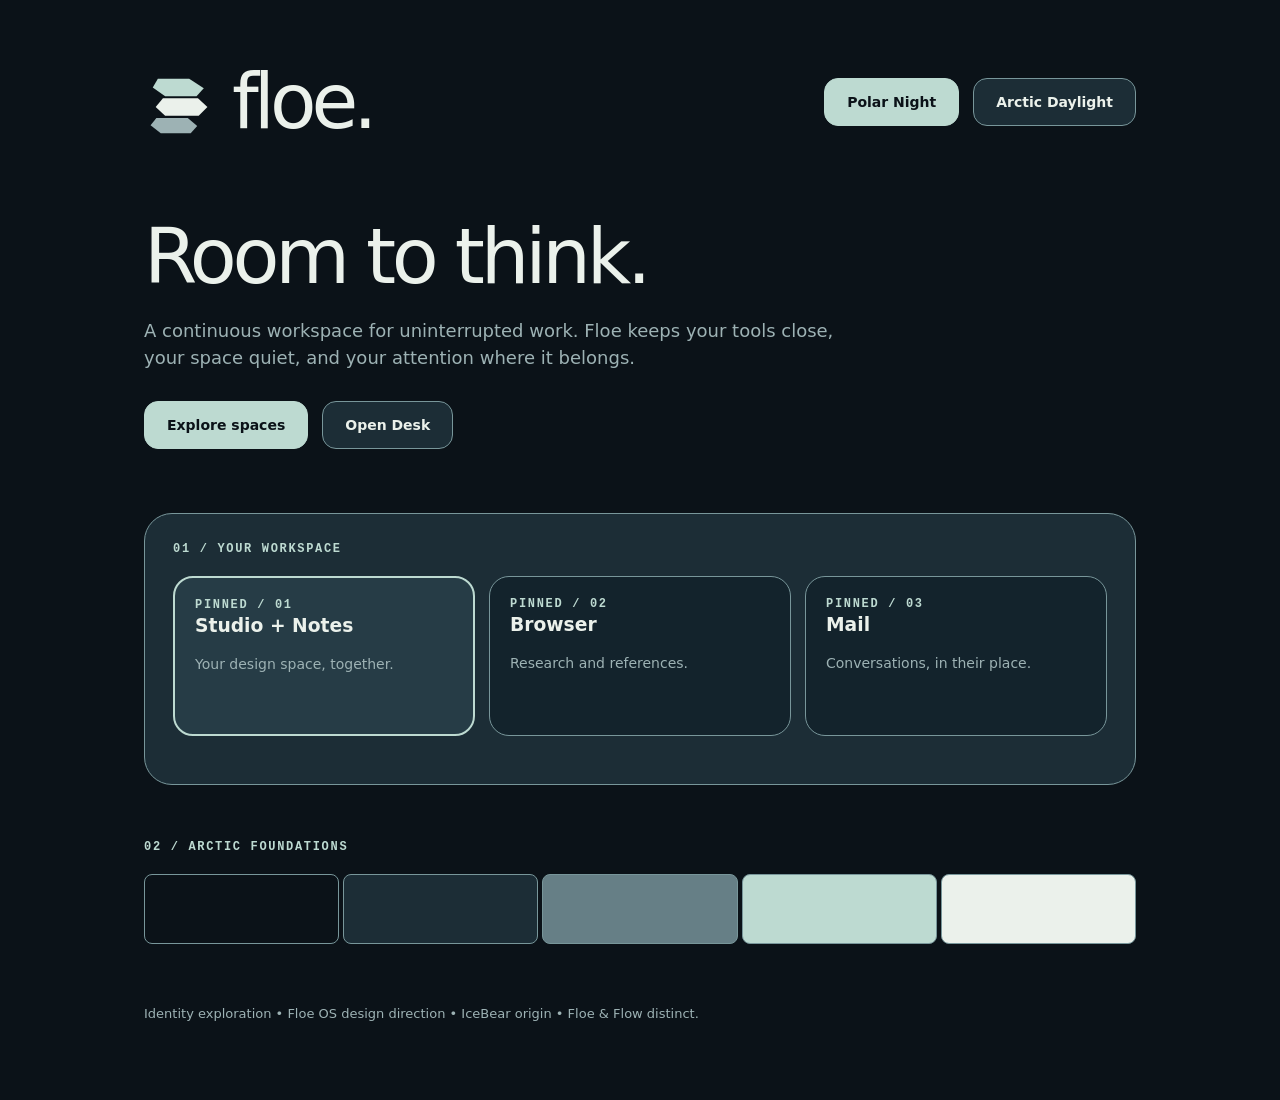
<file: design/preview/index.html>
<!doctype html><html lang="en"><head><meta charset="utf-8"/><meta name="viewport" content="width=device-width,initial-scale=1"/><title>Floe · Arctic Minimalism identity preview</title>
<link rel="stylesheet" href="../generated/floe.css"/>
<style>*,*::before,*::after{box-sizing:border-box}body{margin:0;font:16px/1.5 var(--floe-font-ui);background:var(--floe-canvas);color:var(--floe-text-primary);transition:background .22s,color .22s;}main{max-width:1120px;margin:auto;padding:clamp(18px,5vw,64px)}header,nav,.items,.cardrow,.swatches{display:flex;gap:14px;align-items:center;flex-wrap:wrap}header{justify-content:space-between}.brand{display:flex;align-items:center;gap:18px;font:500 clamp(44px,7vw,76px)/1 var(--floe-font-brand);letter-spacing:-.065em}.mark{width:70px;height:70px;flex:none}.lead{font:500 clamp(36px,6vw,82px)/1.08 var(--floe-font-brand);letter-spacing:-.055em;margin:76px 0 16px}.sub{color:var(--floe-text-muted);font-size:18px;max-width:690px}button{font:600 14px var(--floe-font-ui);border-radius:var(--floe-radius-control);padding:15px 22px;background:var(--floe-surface);border:1px solid var(--floe-border);color:var(--floe-text-primary);cursor:pointer}button[aria-pressed="true"],button.primary{background:var(--floe-accent);color:var(--floe-on-accent);border-color:var(--floe-accent)}button:focus-visible{outline:3px solid var(--floe-focus);outline-offset:3px}.panel{margin-top:64px;background:var(--floe-surface);border:1px solid var(--floe-border);border-radius:28px;padding:28px}.eyebrow{font:600 12px var(--floe-font-mono);letter-spacing:.14em;text-transform:uppercase;color:var(--floe-text-secondary)}.cardrow{margin:20px 0;align-items:stretch}.card{flex:1 1 215px;background:var(--floe-surface-raised);border:1px solid var(--floe-border);border-radius:20px;padding:20px;min-height:160px}.card.active{border:2px solid var(--floe-focus);background:var(--floe-surface-selected)}.card h3{margin:0 0 12px}.card p{color:var(--floe-text-muted);font-size:14px}.swatches{gap:4px}.swatch{height:70px;min-width:95px;flex:1;border:1px solid var(--floe-border);border-radius:8px}.footer{margin-top:60px;color:var(--floe-text-muted);font-size:13px}svg path{transition:fill .22s}@media(prefers-reduced-motion:reduce){*{transition:none!important}}@media(max-width:540px){.lead{margin-top:48px}.mark{width:52px;height:52px}}</style></head>
<body class="theme-dark"><main>
<header><div class="brand"><svg class="mark" viewBox="0 0 96 96" aria-label="Floe ice plate mark" role="img"><path d="M19 16H62L82 29L72 40H29L12 28Z" fill="var(--floe-accent)"/><path d="M26 43H74L87 55L75 67H29L16 55Z" fill="var(--floe-text-primary)"/><path d="M17 70H60L73 81L64 91H23L9 80Z" fill="var(--floe-text-muted)"/></svg>floe.</div>
<nav><button id="dark" aria-pressed="true">Polar Night</button><button id="light" aria-pressed="false">Arctic Daylight</button></nav></header>
<div class="lead">Room to think.</div><p class="sub">A continuous workspace for uninterrupted work. Floe keeps your tools close, your space quiet, and your attention where it belongs.</p>
<div class="items" style="margin-top:30px"><button class="primary">Explore spaces</button><button>Open Desk</button></div>
<section class="panel"><div class="eyebrow">01 / Your workspace</div><div class="cardrow"><div class="card active"><div class="eyebrow">Pinned / 01</div><h3>Studio + Notes</h3><p>Your design space, together.</p></div><div class="card"><div class="eyebrow">Pinned / 02</div><h3>Browser</h3><p>Research and references.</p></div><div class="card"><div class="eyebrow">Pinned / 03</div><h3>Mail</h3><p>Conversations, in their place.</p></div></div></section>
<section style="margin-top:55px"><div class="eyebrow">02 / Arctic foundations</div><div class="swatches" style="margin-top:20px">
<div class="swatch" style="background:#0B1218" title="Polar Night"></div><div class="swatch" style="background:#1C2D36" title="Deep Ice"></div><div class="swatch" style="background:#667F86" title="Glacial Stone"></div><div class="swatch" style="background:#BDDAD1" title="Sea Glass"></div><div class="swatch" style="background:#EBF1EB" title="Snow Light"></div></div></section>
<p class="footer">Identity exploration • Floe OS design direction • IceBear origin • Floe & Flow distinct.</p>
</main><script>const b=document.body,d=document.getElementById("dark"),l=document.getElementById("light");for(const [btn,mode] of [[d,"dark"],[l,"light"]])btn.addEventListener("click",()=>{b.className="theme-"+mode;d.setAttribute("aria-pressed",String(mode==="dark"));l.setAttribute("aria-pressed",String(mode==="light"))})</script></body></html>
</file>
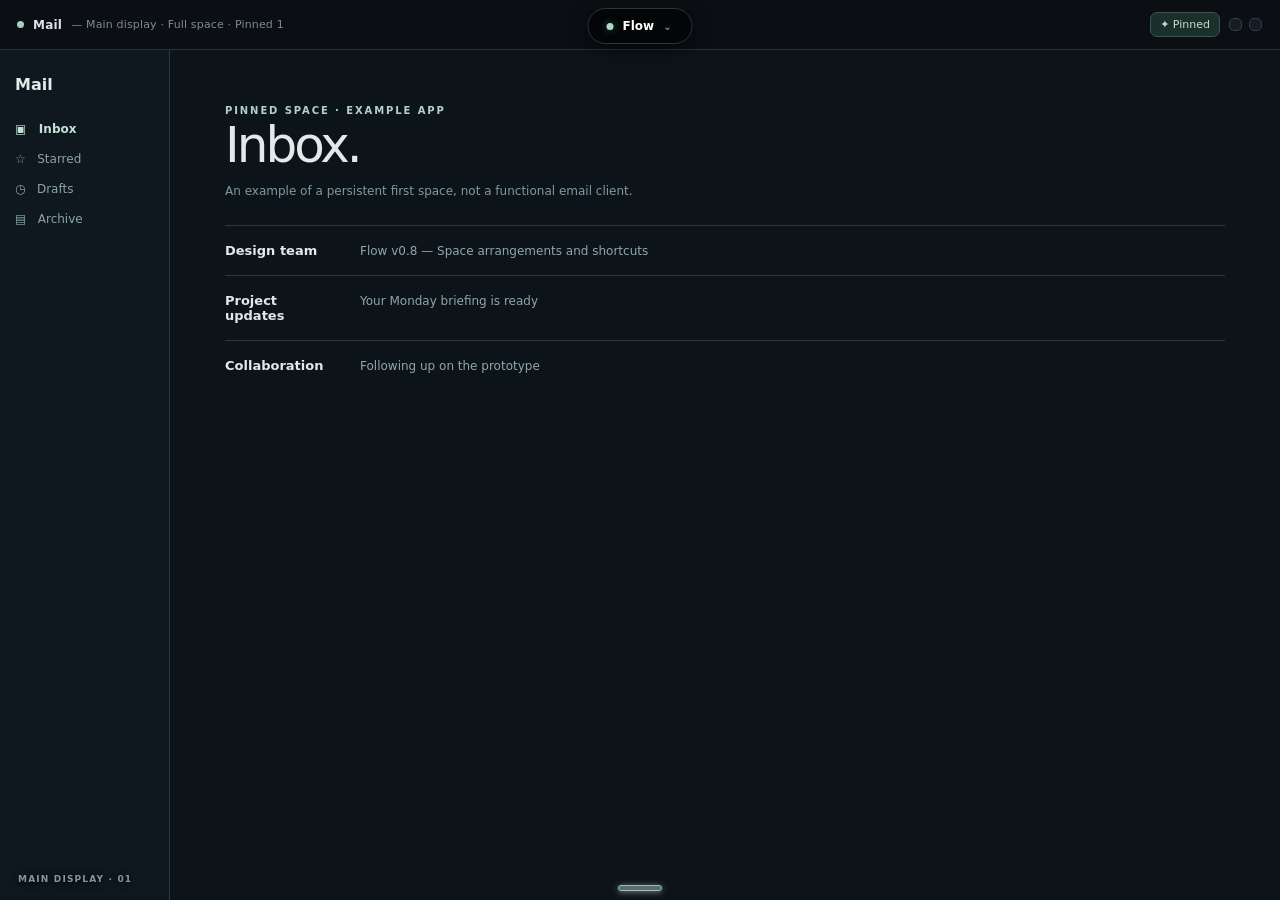
<file: docs/Flow_v0.8_interactive.html>
<!doctype html>
<html lang="en">
<head>
<meta charset="utf-8" />
<meta name="viewport" content="width=device-width, initial-scale=1, viewport-fit=cover" />
<meta name="apple-mobile-web-app-capable" content="yes" />
<meta name="apple-mobile-web-app-status-bar-style" content="black-translucent" />
<meta name="apple-mobile-web-app-title" content="Flow" />
<meta name="mobile-web-app-capable" content="yes" />
<meta name="theme-color" content="#090c11" />
<title>Flow — v0.8 · Spatial Shortcuts</title>
<style>
:root { color-scheme: dark; }
* { box-sizing:border-box; }
body { margin:0; background:#080d16; }
#flow-proto { --ink:#f5f7ff; --muted:#97a5ba; --accent:#abf4d6; font-family:Inter, ui-sans-serif, system-ui, -apple-system, BlinkMacSystemFont, "Segoe UI", sans-serif; color:var(--ink); background:radial-gradient(ellipse at 50% -20%, #202b43 0%, #0c1321 50%, #090e17 100%); border:1px solid #24334b; border-radius:22px; padding:20px; width:100%; max-width:1190px; margin:0 auto; overflow:hidden; }
#flow-proto button, #flow-proto input, #flow-proto textarea { font:inherit; }
#flow-proto button { cursor:pointer; }
#flow-proto button:focus-visible, #flow-proto input:focus-visible, #flow-proto textarea:focus-visible { outline:2px solid #8cdebd; outline-offset:3px; }
#flow-proto .top { display:flex; align-items:center; justify-content:space-between; gap:12px; margin-bottom:18px; }
#flow-proto .brand {display:flex; align-items:center; gap:11px;}
#flow-proto .brandmark {display:grid; place-items:center; width:37px; height:37px; border-radius:12px; background:linear-gradient(135deg,#adf2d6,#6ca5d8); color:#102236; font-size:24px; font-weight:800; transform:rotate(-7deg);}
#flow-proto .brandlabel {font-size:16px; font-weight:750; letter-spacing:-.5px;}
#flow-proto .brandlabel small {display:block; font-size:10px; letter-spacing:1.7px; color:#91a3bd; margin-top:3px; font-weight:550;}
#flow-proto .mode {display:flex; background:#131d2c; border:1px solid #2a3850; border-radius:12px; padding:3px; gap:2px;}
#flow-proto .mode button {background:transparent; color:#a6b3c8; border:0; border-radius:9px; padding:9px 13px; font-size:12px; font-weight:680;}
#flow-proto .mode button.active {background:#36465e; color:white; box-shadow:0 2px 5px #080e182b;}
#flow-proto .device {position:relative; height:520px; width:100%; max-width:990px; margin:0 auto; border-radius:24px; overflow:hidden; border:1px solid #56677e; background:linear-gradient(120deg,#151e35,#0c2332 48%,#263f4e); box-shadow:0 22px 55px #0008, 0 0 0 5px #0a101b; transition:max-width .3s ease, border-radius .3s ease;}
#flow-proto[data-mode="tablet"] .device {max-width:790px; border-radius:29px;}
#flow-proto .device::before {content:""; position:absolute; width:310px; height:300px; border-radius:50%; background:#4fa8ba66; filter:blur(85px); top:-130px; right:4%; pointer-events:none;}
#flow-proto .wallpaper {position:absolute; inset:0; opacity:.3; pointer-events:none; background-image:linear-gradient(#c7ddeb0b 1px,transparent 1px),linear-gradient(90deg,#c7ddeb0b 1px,transparent 1px); background-size:24px 24px;}
#flow-proto .system-hub {position:absolute; z-index:50; top:8px; left:50%; transform:translateX(-50%); user-select:none; -webkit-user-select:none; touch-action:none;}
#flow-proto .island {display:flex; align-items:center; justify-content:center; gap:9px; min-width:94px; max-width:245px; height:32px; padding:0 11px; color:white; background:#06090e; border:1px solid #2c3544; border-radius:50px; box-shadow:0 8px 19px #0008, 0 0 0 1px #ffffff0a; font-size:11px; font-weight:680; white-space:nowrap; transition:all .22s ease;}
#flow-proto .island .live {height:7px; width:7px; border-radius:50%; background:#b0f4d1; box-shadow:0 0 10px #b0f4d185;}
#flow-proto .island.activity {background:#05080d; border-color:#5a745c; min-width:190px;}
#flow-proto .island .island-arrow {color:#8899a9; font-size:10px; letter-spacing:2px;}
#flow-proto .desktop-hub {display:none; align-items:center; padding:3px; gap:3px; background:#080c13ec; border:1px solid #3b4757; box-shadow:0 6px 16px #0005; border-radius:14px;}
#flow-proto .desktop-hub button {border:0; color:#f1f7ff; height:31px; min-width:33px; padding:0 9px; border-radius:10px; background:transparent; font-size:15px; display:flex; align-items:center; justify-content:center; gap:8px;}
#flow-proto .desktop-hub button:hover, #flow-proto .desktop-hub button.active {background:#283a4f;}
#flow-proto .desktop-hub #desktopStatusText {font-size:10px; color:#9ceacb; display:none;}
#flow-proto .desktop-hub.has-activity #desktopStatusText {display:inline;}
#flow-proto[data-mode="desktop"] .island {display:none;}
#flow-proto[data-mode="desktop"] .desktop-hub {display:flex;}
#flow-proto .screen-clock {display:none; position:absolute; top:17px; left:20px; color:#d0dbe7; font-size:11px; letter-spacing:.1px; font-weight:650;}
#flow-proto .screen-status {display:none; position:absolute; top:15px; right:20px; color:#d8e8ed; font-size:12px; display:flex; align-items:center; gap:7px;}
#flow-proto .app-surface {position:absolute; inset:0; border-radius:inherit; overflow:hidden; background:#f5f7fc; color:#1b2740; box-shadow:0 12px 45px #0005; touch-action:pan-y;}
#flow-proto .app-layout {height:100%; width:100%; display:flex; background:#f7f9fd;}
#flow-proto .primary-app {height:100%; flex:1; min-width:0; overflow:hidden; display:flex; flex-direction:column;}
#flow-proto .app-head {height:43px; flex:none; border-bottom:1px solid #e7ecf2; background:#fff; display:flex; align-items:center; gap:9px; padding:0 15px;}
#flow-proto .app-dot {width:10px; height:10px; border-radius:4px; background:#5d9ecd;}
#flow-proto .app-head strong {font-size:12px; letter-spacing:-.15px;}
#flow-proto .app-head span {font-size:10px; color:#9aa9bb;}
#flow-proto .app-head .head-end {margin-left:auto; display:flex; gap:7px;}
#flow-proto .head-end i {width:17px; height:17px; background:#edf1f7; border:1px solid #dfe7f0; border-radius:5px; display:block;}
#flow-proto .app-body {flex:1; overflow:auto; min-height:0;}
#flow-proto .research {padding:28px 30px 17px; background:radial-gradient(ellipse at top right,#e1eefc 0,transparent 55%),#f8fafc;}
#flow-proto .eyebrow {font-size:10px; text-transform:uppercase; letter-spacing:1.6px; font-weight:780; color:#448f84;}
#flow-proto .research h2 {font-size:clamp(21px,3.3vw,35px); margin:9px 0 8px; font-weight:760; letter-spacing:-1.4px; color:#1b2943;}
#flow-proto .research p {margin:0 0 21px; font-size:12px; color:#6e7e90; max-width:370px; line-height:1.5;}
#flow-proto .searchbox {border:1px solid #e0e6ee; background:white; box-shadow:0 7px 17px #1d38520a; padding:12px 14px; border-radius:11px; font-size:12px; color:#8b98a8; max-width:430px; margin-bottom:21px;}
#flow-proto .research-cards {display:grid; grid-template-columns:repeat(3, minmax(0,1fr)); gap:11px; max-width:520px;}
#flow-proto .research-card {min-height:100px; border-radius:12px; background:white; border:1px solid #e4ebf4; padding:12px; font-size:22px; box-shadow:0 4px 10px #192d4507;}
#flow-proto .research-card b {display:block; font-size:11px; margin-top:8px;}
#flow-proto .research-card small {font-size:9px; color:#8999aa;}
#flow-proto .studio {display:flex; height:100%; background:#e9eef5;}
#flow-proto .tools {width:37px; background:#fff; border-right:1px solid #e2e7ef; flex:none; display:flex; flex-direction:column; align-items:center; gap:10px; padding:14px 0; color:#8d9aaf; font-size:15px;}
#flow-proto .tools .selected {background:#d9eafa; padding:5px; border-radius:7px; color:#467bc0;}
#flow-proto .canvas {flex:1; min-width:0; display:grid; place-items:center; padding:14px; overflow:hidden;}
#flow-proto .mock-design {background:#fff; border:1px solid #dfe5ec; width:min(290px,100%); height:280px; border-radius:14px; padding:21px; box-shadow:0 12px 30px #61738a21;}
#flow-proto .mock-design .design-top {display:flex; align-items:center; justify-content:space-between; color:#24314b; font-size:13px; font-weight:800;}
#flow-proto .design-top span:last-child {font-size:10px; color:#94a2b3;}
#flow-proto .design-hero {border-radius:10px; height:90px; margin-top:16px; background:radial-gradient(circle at 70% 45%,#aedbd6 0%,#97a4cf 39%,#494d88 100%); position:relative; overflow:hidden;}
#flow-proto .design-hero::after {content:"✦";position:absolute; color:white; top:24%; left:47%; font-size:39px; text-shadow:0 8px 20px #21294e5e;}
#flow-proto .design-line {height:8px; background:#e8edf3; border-radius:5px; margin-top:15px; width:73%;}
#flow-proto .design-line.small {width:47%; margin-top:8px;}
#flow-proto .design-pill {height:23px; background:#273e5a; width:78px; border-radius:7px; margin-top:17px; color:white; font-size:9px; display:grid; place-items:center;}
#flow-proto .terminal {height:100%; background:#111a29; color:#bcd1e1; padding:22px 22px 12px; font-family:ui-monospace,SFMono-Regular,Consolas,monospace; font-size:12px; line-height:1.85; overflow:auto;}
#flow-proto .terminal .green {color:#9af0c7;} #flow-proto .terminal .blue {color:#95b6ff;} #flow-proto .terminal .dim {color:#8092a9;}
#flow-proto .terminal-line {display:flex; align-items:center; gap:7px; margin-top:9px;}
#flow-proto .terminal-line input {background:transparent; border:0; outline:none; color:#d8e8f7; font-family:inherit; min-width:0; flex:1; font-size:12px;}
#flow-proto .writing {padding:27px 35px; background:#f9fafc; height:100%;}
#flow-proto .writing .doc {max-width:420px; margin:0 auto; background:white; border:1px solid #e1e6ee; padding:21px 28px; height:100%; box-shadow:0 4px 15px #22334d0a; overflow:auto;}
#flow-proto .writing h2 {color:#20334e; font-size:20px; letter-spacing:-.5px; margin:0 0 16px;}
#flow-proto .writing p {font-size:12px; line-height:1.7; color:#5e6d81;}
#flow-proto .group-panel {width:34%; min-width:165px; background:#fff; border-left:1px solid #e3e8f0; display:flex; flex-direction:column;}
#flow-proto .group-panel .group-header {display:flex; justify-content:space-between; align-items:center; height:43px; padding:0 13px; border-bottom:1px solid #e9edf2; font-size:11px; font-weight:760;}
#flow-proto .group-panel .group-note {padding:14px; flex:1; min-height:0; display:flex; flex-direction:column; gap:11px;}
#flow-proto .note-label {font-size:9px; font-weight:780; color:#6f86a0; letter-spacing:1px; text-transform:uppercase;}
#flow-proto .group-panel textarea {background:#f7f9fb; border:1px solid #e5ebf3; resize:none; border-radius:9px; color:#32425a; padding:12px; width:100%; flex:1; font-size:11px; line-height:1.5; outline:none;}
#flow-proto .group-panel .note-tag {font-size:10px; color:#3b8b76; background:#e4f5ee; border-radius:7px; padding:8px;}
#flow-proto .nav {position:absolute; bottom:24px; left:50%; transform:translate(-50%,calc(100% + 34px)); opacity:0; pointer-events:none; transition:transform .22s ease, opacity .18s ease; display:flex; align-items:center; gap:6px; z-index:54; padding:5px; background:#07101cdd; border:1px solid #46607377; border-radius:18px; box-shadow:0 5px 16px #0005; max-width:96%;}
#flow-proto .device.nav-visible .nav, #flow-proto .nav:focus-within {transform:translate(-50%,0); opacity:1; pointer-events:auto;}
#flow-proto .nav-trigger {position:absolute; z-index:55; bottom:0; left:50%; transform:translateX(-50%); width:112px; height:22px; display:flex; justify-content:center; align-items:flex-end; padding:0 0 7px; cursor:pointer; border:0; background:transparent; touch-action:none;}
#flow-proto .nav-trigger::after {content:""; display:block; height:4px; width:42px; border-radius:99px; background:#1c293bcc; box-shadow:0 1px 6px #ffffff72; border:1px solid #ffffff50; transition:width .2s, background .2s;}
#flow-proto .nav-trigger:hover::after, #flow-proto .device.nav-visible .nav-trigger::after {width:62px; background:#c1f6df;}
#flow-proto .app-surface .app-head {padding-right:18px;}
#flow-proto .nav button {border:0; color:#a9bbcd; background:transparent; border-radius:11px; padding:7px 11px; font-size:11px; white-space:nowrap; font-weight:690;}
#flow-proto .nav button.current {background:#b7efd6; color:#153448;}
#flow-proto .nav button:hover:not(.current) {background:#26394e; color:white;}
#flow-proto .nav .step {border-radius:12px; font-size:16px; padding:3px 8px;}
#flow-proto .nav .sep {height:18px; width:1px; background:#35516a;}
#flow-proto .sheet {position:absolute; z-index:43; top:48px; left:50%; transform:translateX(-50%); background:#101925f7; border:1px solid #465b72; box-shadow:0 20px 60px #0009; backdrop-filter:blur(25px); border-radius:20px; width:min(400px,calc(100% - 28px)); color:#eef6ff; padding:16px; display:none; max-height:390px; overflow:auto;}
#flow-proto .sheet.open {display:block; animation:flowdrop .2s ease-out;}
@keyframes flowdrop {from{opacity:0; transform:translate(-50%,-7px) scale(.97)}to{opacity:1; transform:translate(-50%,0) scale(1)}}
#flow-proto .sheet-head {display:flex; justify-content:space-between; align-items:center; margin-bottom:13px;}
#flow-proto .sheet-head strong {font-size:15px; letter-spacing:-.35px;}
#flow-proto .sheet-head button {width:28px; height:28px; border:0; border-radius:9px; background:#27384b; color:white; font-size:16px;}
#flow-proto .sheet-sub {font-size:10px; color:#90a4b9; margin:-7px 0 13px;}
#flow-proto .notify {display:flex; align-items:flex-start; gap:11px; background:#213044; border:1px solid #33465b; border-radius:12px; padding:12px; margin-top:8px;}
#flow-proto .notify .n-icon {display:grid; place-items:center; flex:none; width:28px; height:28px; background:#3c596a; border-radius:10px; font-size:13px;}
#flow-proto .notify b {display:block; font-size:11px; margin:0 0 4px;} #flow-proto .notify p {margin:0; line-height:1.4; color:#b4c5d7; font-size:10px;}
#flow-proto .setting-grid {display:grid; grid-template-columns:repeat(2,minmax(0,1fr)); gap:9px;}
#flow-proto .setting {min-height:74px; display:flex; flex-direction:column; align-items:flex-start; justify-content:center; gap:7px; padding:12px; background:#233248; border:1px solid #364c66; border-radius:13px; color:#d6e5f2; font-size:12px; font-weight:670;}
#flow-proto .setting span:first-child {font-size:17px;}
#flow-proto .setting.on {background:#315849; border-color:#669c81; color:#c8f9df;}
#flow-proto .slider-row {margin-top:15px; font-size:11px; color:#afc2d3; display:flex; align-items:center; gap:10px;}
#flow-proto .slider-row input {flex:1; accent-color:#b1f1d5;}
#flow-proto .home-overlay {position:absolute; z-index:39; inset:0; display:none; align-items:center; justify-content:center; background:radial-gradient(ellipse at 50% 25%,#416a78 0%,#111e36e8 57%,#08101eea 100%); backdrop-filter:blur(18px);}
#flow-proto .home-overlay.open {display:flex; animation:flowfade .2s ease;}
@keyframes flowfade {from{opacity:0}to{opacity:1}}
#flow-proto .home-inner {width:min(550px,90%); padding:55px 6px 34px; text-align:center;}
#flow-proto .home-inner h2 {font-size:28px; letter-spacing:-1px; margin:0 0 4px; font-weight:760;}
#flow-proto .home-inner p {font-size:12px; color:#b8cedc; margin:0 0 20px;}
#flow-proto .home-apps {display:grid; grid-template-columns:repeat(4,minmax(0,1fr)); gap:11px;}
#flow-proto .home-apps button {display:flex; flex-direction:column; align-items:center; justify-content:center; gap:9px; color:white; background:#ffffff12; border:1px solid #ffffff30; backdrop-filter:blur(10px); border-radius:16px; padding:15px 5px; font-size:10px; font-weight:700;}
#flow-proto .home-apps button:hover {background:#ffffff26;}
#flow-proto .home-apps .appicon {width:40px; height:40px; border-radius:13px; display:grid; place-items:center; background:linear-gradient(135deg,#d0f6df,#8ab1da); color:#132944; font-size:23px;}
#flow-proto .layer {position:absolute; z-index:31; right:17px; top:53px; bottom:36px; width:min(284px,70%); display:none; flex-direction:column; background:#fff; color:#20304a; border:1px solid #d4e0ee; border-radius:16px; box-shadow:0 15px 35px #0007; overflow:hidden; animation:layerin .2s ease;}
#flow-proto .layer.open {display:flex;}
@keyframes layerin {from{opacity:0; transform:translateX(15px) scale(.98)}to{opacity:1; transform:translateX(0) scale(1)}}
#flow-proto .layer-head {flex:none; display:flex; justify-content:space-between; align-items:center; padding:12px; border-bottom:1px solid #e5edf3; font-size:12px; font-weight:750;}
#flow-proto .layer-head button {border:0; background:#eef2f8; border-radius:8px; width:25px; height:25px; color:#53667c;}
#flow-proto .layer-content {padding:15px; display:flex; flex-direction:column; flex:1; gap:10px; min-height:0;}
#flow-proto .layer-content small {font-size:10px; line-height:1.5; color:#8392a5;}
#flow-proto .layer-content textarea {flex:1; min-height:80px; resize:none; border:1px solid #dfe8f0; background:#f8fafc; border-radius:9px; padding:10px; color:#36465e; font-size:12px;}
#flow-proto .layer-content .layer-save {padding:10px; font-size:11px; background:#234c48; color:white; border:0; border-radius:9px; font-weight:700;}
#flow-proto .actions {display:flex; align-items:center; justify-content:center; gap:9px; margin-top:20px; flex-wrap:wrap;}
#flow-proto .actions button {background:#16263a; border:1px solid #35495f; border-radius:11px; padding:11px 14px; color:#edf5ff; font-size:12px; font-weight:690; transition:background .15s;}
#flow-proto .actions button:hover, #flow-proto .actions button.selected {background:#355a59; border-color:#629d88;}
#flow-proto .actions .action-hint {font-size:11px; color:#8ca0b6; margin-right:3px;}
#flow-proto .guide {display:flex; gap:12px; justify-content:space-between; align-items:flex-start; flex-wrap:wrap; margin:17px auto 0; max-width:990px; padding-top:14px; border-top:1px solid #2a3b50; font-size:11px; color:#aebdd0; line-height:1.5;}
#flow-proto .guide b {color:#e1effa;} #flow-proto .guide > span {max-width:430px;}
#flow-proto .toast {z-index:99; position:absolute; left:50%; bottom:58px; transform:translateX(-50%); padding:9px 13px; border-radius:11px; background:#142a33; color:#d1f5e5; border:1px solid #4c806f; box-shadow:0 6px 20px #0004; font-size:11px; opacity:0; pointer-events:none; transition:opacity .2s; white-space:nowrap;}
#flow-proto .toast.show {opacity:1;}
#flow-proto .empty {font-size:11px; color:#a7b9cd; background:#233248; padding:17px; border-radius:12px; text-align:center;}
@media(max-width:680px) {
  #flow-proto {padding:11px; border-radius:14px;}
  #flow-proto .top {margin-bottom:14px;}
  #flow-proto .brandlabel {font-size:13px;}
  #flow-proto .brandlabel small {font-size:8px;}
  #flow-proto .brandmark {width:30px; height:30px; font-size:20px;}
  #flow-proto .mode button {padding:8px 9px; font-size:11px;}
  #flow-proto .device {height:470px;}
  #flow-proto .research {padding:20px 16px;}
  #flow-proto .research-cards {gap:5px;}
  #flow-proto .research-card {padding:8px; min-height:81px; font-size:18px;}
  #flow-proto .research-card b {font-size:9px;}
  #flow-proto .research-card small {font-size:8px;}
  #flow-proto .app-surface {inset:0;}
  #flow-proto .nav {gap:0;}
  #flow-proto .nav button {padding:7px 6px; font-size:9px;}
  #flow-proto .nav .step {padding:3px 7px;}
  #flow-proto .group-panel {min-width:112px; width:43%;}
  #flow-proto .group-panel .group-note {padding:7px; gap:6px;}
  #flow-proto .group-panel textarea {padding:6px; font-size:10px;}
  #flow-proto .home-apps {gap:5px;}
  #flow-proto .home-apps button {padding:12px 2px; font-size:9px; border-radius:10px;}
  #flow-proto .home-apps .appicon {width:30px; height:30px; font-size:19px; border-radius:10px;}
  #flow-proto .actions {gap:6px;}
  #flow-proto .actions button {padding:9px 10px; font-size:11px;}
  #flow-proto .guide {font-size:10px;}
}
@media(prefers-reduced-motion:reduce) {#flow-proto *,#flow-proto *::before,#flow-proto *::after {animation-duration:.01ms!important; transition-duration:.01ms!important;}}

/* v0.3: The desktop is the viewport: no simulated device, header, or frame. */
html, body { width:100%;height:100%;margin:0;overflow:hidden;overscroll-behavior:none;background:#101a2b; }
#flow-proto {
  --safe-top: env(safe-area-inset-top, 0px);
  --safe-bottom: env(safe-area-inset-bottom, 0px);
  width:100%;height:100%;height:100dvh;max-width:none;margin:0;padding:0;
  border:none;border-radius:0;overflow:clip;background:#101a2b;
}
#flow-proto .top {display:none;}
#flow-proto .device, #flow-proto[data-mode="tablet"] .device {
  position:absolute;inset:0;width:100%;height:100%;height:100dvh;max-width:none;margin:0;
  border:0;border-radius:0;box-shadow:none;overflow:clip;transition:none;
}
#flow-proto .app-surface {border-radius:0;box-shadow:none;}
#flow-proto .app-head {height:54px;padding:0 max(17px, env(safe-area-inset-left, 0px));}
#flow-proto .app-head strong {font-size:13px;}
#flow-proto .app-head span {font-size:11px;}
#flow-proto .research {padding:clamp(30px,7vh,84px) clamp(24px,6vw,100px);}
#flow-proto .research h2 {font-size:clamp(34px,5.5vw,75px);letter-spacing:-.055em;}
#flow-proto .research p {font-size:clamp(13px,1.5vw,17px);max-width:520px;}
#flow-proto .searchbox {font-size:14px;max-width:570px;}
#flow-proto .research-cards {max-width:650px;gap:15px;}
#flow-proto .research-card {min-height:122px;padding:17px;font-size:27px;}
#flow-proto .research-card b {font-size:12px;}
#flow-proto .research-card small {font-size:10px;}
#flow-proto .system-hub {
  top:calc(var(--safe-top) + 8px);max-width:calc(100vw - 20px);
  -webkit-tap-highlight-color:transparent;
}
#flow-proto .island {min-width:105px;height:36px;padding:0 14px;font-size:12px;border-radius:100px;}
#flow-proto .island.activity {min-width:200px;}
#flow-proto .desktop-hub button {height:35px;min-width:36px;}
/* MacBook-notch and camera cutout presets physically merge with the system island.
   In Auto the CSS safe-area insets keep controls clear of real hardware cutouts. */
#flow-proto[data-cutout="notch"] .system-hub,
#flow-proto[data-cutout="camera"] .system-hub {top:0;}
#flow-proto[data-cutout="notch"] .island {
  min-width:248px;height:auto;min-height:calc(max(var(--safe-top), 34px) + 37px);
  padding: max(var(--safe-top), 34px) 23px 8px;border-radius:0 0 28px 28px;
  border-top:0;box-shadow:0 14px 22px #0007,0 0 0 1px #ffffff08;
}
#flow-proto[data-cutout="notch"] .island.activity {min-width:285px;}
#flow-proto[data-cutout="notch"] .desktop-hub {
  padding: max(var(--safe-top), 32px) 7px 7px;
  border-top:0;border-radius:0 0 19px 19px;
  min-width:250px;justify-content:center;
}
#flow-proto[data-cutout="camera"] .island {
  min-width:136px;height:auto;min-height:51px;padding:18px 14px 6px;
  border-top:0;border-radius:0 0 23px 23px;
}
#flow-proto[data-cutout="camera"] .island.activity {min-width:222px;}
#flow-proto[data-cutout="camera"] .desktop-hub {
  padding:18px 5px 5px;border-radius:0 0 18px 18px;border-top:0;
}
#flow-proto .nav {bottom:calc(var(--safe-bottom) + 31px);width:max-content;max-width:calc(100vw - 24px);overflow-x:auto;scrollbar-width:none;}
#flow-proto .nav::-webkit-scrollbar {display:none;}
#flow-proto .nav-trigger {bottom:calc(var(--safe-bottom) + 1px);height:28px;padding-bottom:8px;}
#flow-proto .sheet {top:calc(var(--safe-top) + 54px);max-height:min(470px, calc(100dvh - var(--safe-top) - var(--safe-bottom) - 75px));}
#flow-proto[data-cutout="notch"] .sheet {top:calc(max(var(--safe-top), 34px) + 49px);}
#flow-proto[data-cutout="camera"] .sheet {top:61px;}
#flow-proto .home-overlay {padding-top:var(--safe-top);padding-bottom:var(--safe-bottom);}
#flow-proto .home-inner {width:min(630px,calc(100% - 32px));max-height:calc(100dvh - var(--safe-top) - var(--safe-bottom) - 24px);overflow:auto;overscroll-behavior:contain;padding:62px 4px 24px;scrollbar-width:thin;}
#flow-proto .home-inner h2 {font-size:clamp(29px,5.2vw,45px);letter-spacing:-1.4px;}
#flow-proto .home-inner p {font-size:13px;}
#flow-proto .home-apps button {min-height:98px;}
#flow-proto .home-settings {margin:20px auto 0;text-align:left;padding:18px;border-radius:18px;background:#071222a8;border:1px solid #c7e0f22c;backdrop-filter:blur(24px);}
#flow-proto .home-settings h3 {font-size:13px;margin:0 0 12px;letter-spacing:-.1px;color:#dbeaff;}
#flow-proto .home-settings .settings-label {font-size:10px;text-transform:uppercase;letter-spacing:1.2px;color:#9bb1c6;margin-bottom:7px;}
#flow-proto .home-settings .setting-line {display:flex;align-items:center;gap:10px;justify-content:space-between;flex-wrap:wrap;margin-top:12px;}
#flow-proto .mode {background:#18273a;border-color:#39546b;}
#flow-proto .mode button {font-size:11px;padding:8px 13px;}
#flow-proto .cutout-options {display:flex;gap:4px;padding:3px;border-radius:12px;background:#162536;border:1px solid #354a61;}
#flow-proto .cutout-options button {background:transparent;color:#aabbcf;border:0;border-radius:9px;padding:7px 10px;font-size:11px;min-height:32px;}
#flow-proto .cutout-options button.active {background:#46627c;color:#fff;}
#flow-proto .home-settings .actions {margin:18px 0 0;justify-content:flex-start;gap:8px;}
#flow-proto .home-settings .actions button {padding:9px 12px;font-size:11px;}
#flow-proto .home-settings .action-hint {display:none;}
#flow-proto .home-settings .home-hint {text-align:left;line-height:1.55;font-size:11px;color:#a1b8cb;margin:12px 0 0;}
#flow-proto .home-settings .fullscreen-row {display:flex;gap:8px;align-items:center;margin-top:14px;}
#flow-proto .home-settings .fullscreen-button {padding:10px 13px;border:1px solid #629b87;background:#b7efd6;color:#142d34;font-size:12px;font-weight:750;border-radius:11px;}
#flow-proto .home-settings .fullscreen-note {font-size:10px;color:#a9bdcc;line-height:1.45;text-align:left;max-width:350px;}
#flow-proto .guide {border:0;margin:9px auto 0;padding:0;font-size:10px;gap:8px;}
#flow-proto .guide span {max-width:100%;}
#flow-proto .layer {top:calc(var(--safe-top) + 54px);bottom:calc(var(--safe-bottom) + 32px);right:max(14px,env(safe-area-inset-right,0px));}
#flow-proto .toast {bottom:calc(var(--safe-bottom) + 66px);font-size:12px;}
@media (max-width:680px) {
 #flow-proto {padding:0;border-radius:0;}
 #flow-proto .device {height:100dvh;}
 #flow-proto .research {padding:clamp(32px,6vh,54px) 20px;}
 #flow-proto .research h2 {font-size:clamp(31px,7.5vw,46px);}
 #flow-proto .research-cards {gap:8px;}
 #flow-proto .research-card {min-height:96px;padding:10px;font-size:22px;}
 #flow-proto .home-inner {padding-top:60px;}
 #flow-proto .home-apps {grid-template-columns:repeat(4,minmax(0,1fr));gap:7px;}
 #flow-proto .home-apps button {min-height:83px;padding:9px 2px;}
 #flow-proto .home-settings {padding:13px;margin-top:13px;}
 #flow-proto .home-settings .setting-line {align-items:flex-start;flex-direction:column;gap:7px;}
 #flow-proto .home-settings .actions {gap:5px;margin-top:12px;}
 #flow-proto .home-settings .actions button {padding:8px;font-size:10px;}
 #flow-proto .group-panel {min-width:112px;width:39%;}
 #flow-proto .nav {bottom:calc(var(--safe-bottom) + 36px);}
 #flow-proto .layer {right:10px;width:min(285px,calc(100vw - 26px));}
}
@media (max-height:580px) {
 #flow-proto .home-inner {padding-top:45px;}
 #flow-proto .home-apps button {min-height:64px;}
 #flow-proto .home-apps .appicon {width:31px;height:31px;font-size:17px;}
 #flow-proto .home-settings {margin-top:10px;padding:12px;}
}


/* v0.4: compact, camera-aware controls and portrait-first multitasking. */
#flow-proto {--notch-width:142px;--notch-height:32px;--notch-wing:102px;}
/* Ordinary desktop mode keeps a tiny three-action chip. */
#flow-proto .notch-wing {display:contents;}
#flow-proto .notch-gap {display:none;}
#flow-proto .desktop-hub #desktopStatusText {display:none;}
#flow-proto .desktop-hub.has-activity #desktopStatusText {
  display:inline-flex;white-space:nowrap;color:#b1efd7;font-size:10px;font-weight:720;
}
/* MacBook notch: camera area is black and controls are flush at its sides,
   occupying only the height of the actual camera housing. */
#flow-proto[data-cutout="notch"] .system-hub {
  top:0;left:50%;max-width:calc(100vw - 12px);transform:translateX(-50%);
}
#flow-proto[data-cutout="notch"] .island {display:none !important;}
#flow-proto[data-cutout="notch"] .desktop-hub {
  display:flex !important;align-items:flex-start;justify-content:center;
  width:calc(var(--notch-width) + var(--notch-wing) * 2);
  max-width:calc(100vw - 12px);height:var(--notch-height);
  min-width:0;gap:0;padding:0;margin:0;
  background:transparent;border:0;border-radius:0;box-shadow:none;
  filter:drop-shadow(0 3px 9px #0005);
}
#flow-proto[data-cutout="notch"] .notch-wing {
  display:flex;flex:0 0 var(--notch-wing);width:var(--notch-wing);min-width:0;
  height:var(--notch-height);gap:2px;align-items:center;
  background:#020304;border:0;color:#fff;
}
#flow-proto[data-cutout="notch"] .notch-left {
  padding:0 7px 2px 6px;justify-content:flex-start;border-radius:0 0 0 15px;
}
#flow-proto[data-cutout="notch"] .notch-right {
  padding:0 5px 2px 6px;justify-content:flex-end;border-radius:0 0 15px 0;
}
#flow-proto[data-cutout="notch"] .notch-gap {
  display:block;flex:0 0 var(--notch-width);width:var(--notch-width);
  height:var(--notch-height);background:#000;pointer-events:none;
  border-radius:0 0 12px 12px;
}
#flow-proto[data-cutout="notch"] .desktop-hub button {
  height:29px;min-width:32px;padding:0 6px;border-radius:9px;
  background:transparent;color:#c0cbd8;font-size:17px;
}
#flow-proto[data-cutout="notch"] .desktop-hub button:hover,
#flow-proto[data-cutout="notch"] .desktop-hub button:focus-visible {background:#24313b;color:#fff;}
#flow-proto[data-cutout="notch"] #desktopStatusText {font-size:10px;color:#b3f0db;letter-spacing:-.2px;}
#flow-proto[data-cutout="notch"] .sheet {top:calc(var(--notch-height) + 11px);}
/* Future phone-style cutout: similar strategy with a floating rounded capsule.
   The central area is decorative/unavailable; all actions live alongside it. */
#flow-proto[data-cutout="camera"] .system-hub {
  top:calc(var(--safe-top) + 5px);
}
#flow-proto[data-cutout="camera"] .island {display:none !important;}
#flow-proto[data-cutout="camera"] .desktop-hub {
  --notch-wing:90px;
  display:flex !important;align-items:center;justify-content:center;
  width:calc(100px + var(--notch-wing) * 2);max-width:calc(100vw - 16px);
  height:38px;gap:0;padding:0;background:#010305;border:0;border-radius:24px;
  box-shadow:0 4px 18px #0006;
}
#flow-proto[data-cutout="camera"] .notch-wing {
  display:flex;flex:0 0 var(--notch-wing);height:38px;min-width:0;
  gap:2px;align-items:center;justify-content:center;
}
#flow-proto[data-cutout="camera"] .notch-gap {
  flex:0 0 100px;display:block;width:100px;height:30px;border-radius:25px;
  background:#000;box-shadow:inset 0 1px 1px #131923;pointer-events:none;
}
#flow-proto[data-cutout="camera"] .desktop-hub button {
  height:34px;min-width:35px;padding:0 5px;background:transparent;border-radius:50%;
  color:#d4dfe9;font-size:16px;
}
#flow-proto[data-cutout="camera"] .desktop-hub button:hover {background:#263541;}
#flow-proto[data-cutout="camera"] #desktopStatusText {font-size:10px;color:#b1efd7;}
#flow-proto[data-cutout="camera"] .sheet {top:calc(var(--safe-top) + 50px);}
/* Unlike browser safe-area insets, the exact dimensions of a Mac camera notch
   are not exposed to CSS. The demo allows a calibration width. */
#flow-proto .notch-calibrate {
  display:none;flex-direction:column;gap:6px;padding:13px 14px;
  background:#ffffff0b;border:1px solid #ffffff17;border-radius:12px;margin-top:13px;
}
#flow-proto[data-cutout="notch"] .notch-calibrate {display:flex;}
#flow-proto .notch-calibrate label {display:flex;justify-content:space-between;font-size:11px;color:#e0f1fe;}
#flow-proto .notch-calibrate output {color:#a5e9cf;font-weight:750;font-variant-numeric:tabular-nums;}
#flow-proto .notch-calibrate input {width:100%;accent-color:#b1f2d4;cursor:pointer;}
#flow-proto .notch-calibrate small {font-size:10px;color:#94aabe;line-height:1.5;}
#flow-proto .orientation-hint {
  color:#9bbbd1;border-left:2px solid #9cdbc8;background:#ffffff07;
  font-size:11px;line-height:1.55;padding:9px 10px;margin-top:14px;text-align:left;
}
/* Portrait iPad: space is still fullscreen, but a group becomes a vertical pair.
   This is a different layout, not just a scaled down desktop. */
@media (orientation:portrait) and (min-width:560px) {
  #flow-proto .app-layout:has(> .group-panel) {flex-direction:column;}
  #flow-proto .app-layout:has(> .group-panel) .primary-app {flex:1 1 auto;min-height:0;max-height:none;width:100%;}
  #flow-proto .app-layout:has(> .group-panel) .group-panel {
    flex:0 0 clamp(235px,35dvh,400px);height:clamp(235px,35dvh,400px);
    width:100%;min-width:0;max-height:40%;border-left:0;border-top:2px solid #d7e4ee;
  }
  #flow-proto .app-layout:has(> .group-panel) .group-panel .group-header {height:39px;}
  #flow-proto .app-layout:has(> .group-panel) .group-panel .group-note {padding:12px 18px;gap:8px;}
  #flow-proto .app-layout:has(> .group-panel) .group-panel textarea {font-size:13px;}
  #flow-proto .research {padding:clamp(48px,8vh,98px) clamp(32px,7vw,80px);}
  #flow-proto .research h2 {font-size:clamp(42px,8vw,72px);}
  #flow-proto .research-cards {grid-template-columns:repeat(2,minmax(0,1fr));max-width:500px;}
  #flow-proto .home-inner {width:min(520px,calc(100% - 34px));padding-top:64px;}
  #flow-proto .home-apps {grid-template-columns:repeat(2,minmax(0,1fr));gap:10px;}
  #flow-proto .home-apps button {min-height:106px;}
  #flow-proto .layer {
    width:auto;left:max(18px,env(safe-area-inset-left,0px));right:max(18px,env(safe-area-inset-right,0px));
    top:auto;bottom:calc(var(--safe-bottom) + 37px);height:clamp(285px,35dvh,445px);
    border-radius:23px;
  }
  #flow-proto .layer-content textarea {font-size:14px;}
  #flow-proto .sheet {
    width:min(510px,calc(100% - 34px));padding:20px;border-radius:24px;
    max-height:calc(100dvh - var(--safe-top) - 90px);
  }
}
/* Phone portrait gets the same mental model, with a compact vertical group. */
@media (orientation:portrait) and (max-width:559px) {
  #flow-proto .app-layout:has(> .group-panel) {flex-direction:column;}
  #flow-proto .app-layout:has(> .group-panel) .primary-app {flex:1 1 auto;min-height:0;max-height:none;width:100%;}
  #flow-proto .app-layout:has(> .group-panel) .group-panel {
    flex:0 0 31%;width:100%;min-width:0;border-left:0;border-top:2px solid #d7e4ee;
  }
  #flow-proto .app-layout:has(> .group-panel) .group-panel .group-header {height:34px;}
  #flow-proto .app-layout:has(> .group-panel) .group-panel .group-note {padding:9px 12px;gap:5px;}
  #flow-proto .app-layout:has(> .group-panel) .group-panel textarea {font-size:11px;min-height:0;}
  #flow-proto .home-apps {grid-template-columns:repeat(2,minmax(0,1fr));gap:8px;}
  #flow-proto .home-apps button {min-height:70px;}
  #flow-proto .research-cards {grid-template-columns:repeat(2,minmax(0,1fr));}
  #flow-proto .layer {width:auto;left:12px;right:12px;top:auto;bottom:calc(var(--safe-bottom) + 30px);height:38dvh;}
}


/* v0.5 - discover, people, pins, files. System surfaces remain overlays. */
#flow-proto .home-inner {width:min(785px,calc(100% - 28px));padding-top:clamp(55px,8dvh,85px);max-height:calc(100dvh - 14px);}
#flow-proto .home-topline {display:flex;align-items:center;justify-content:space-between;gap:12px;margin-bottom:18px;text-align:left;}
#flow-proto .home-profile {display:flex;align-items:center;gap:10px;color:#eef8ff;font-size:12px;}
#flow-proto .avatar {width:34px;height:34px;display:grid;place-items:center;flex:none;border-radius:13px;color:#132d34;background:linear-gradient(145deg,#c9f4df,#82c8db);font-weight:900;}
#flow-proto .home-profile small {display:block;font-size:10px;color:#93b4c4;margin-top:3px;}
#flow-proto .home-profile button {background:#ffffff13;border:1px solid #ffffff2b;color:#edf6ff;border-radius:10px;font-size:11px;padding:9px 11px;cursor:pointer;}
#flow-proto .home-search {width:100%;display:flex;align-items:center;gap:14px;text-align:left;border:1px solid #ffffff40;color:#dceaf5;background:#ffffff16;border-radius:18px;padding:15px 17px;margin:14px 0 18px;font-size:14px;box-shadow:0 12px 28px #0002;backdrop-filter:blur(12px);}
#flow-proto .home-search kbd {margin-left:auto;border-radius:7px;padding:5px 7px;background:#ffffff17;color:#b3cbdb;font-size:10px;white-space:nowrap;}
#flow-proto .home-search .mag {font-size:20px;color:#b4f4d4;}
#flow-proto .launcher-section {margin:0 0 20px;text-align:left;}
#flow-proto .launcher-heading {display:flex;align-items:center;justify-content:space-between;gap:8px;font-size:11px;letter-spacing:.8px;text-transform:uppercase;font-weight:750;color:#b9cedd;margin-bottom:11px;}
#flow-proto .launcher-heading span:last-child {font-weight:500;letter-spacing:0;text-transform:none;color:#86a7bb;}
#flow-proto .pinned-apps {display:flex;gap:9px;overflow-x:auto;scrollbar-width:none;padding-bottom:3px;}
#flow-proto .pin-tile {background:#ffffff13;color:#edfaff;border:1px solid #ffffff2f;min-width:92px;max-width:106px;flex:0 0 auto;border-radius:15px;padding:13px 8px 10px;display:flex;flex-direction:column;align-items:center;gap:8px;font-size:11px;font-weight:700;}
#flow-proto .pin-tile .appicon {width:36px;height:36px;font-size:20px;border-radius:12px;background:#bce6e0;color:#12324b;display:grid;place-items:center;}
#flow-proto .home-apps {grid-template-columns:repeat(5,minmax(0,1fr));gap:9px;}
#flow-proto .launcher-item {position:relative;min-width:0;}
#flow-proto .home-apps .launcher-item > button:first-child {width:100%;min-height:88px;padding:15px 4px 11px;border-radius:15px;}
#flow-proto .launcher-pin {position:absolute;top:6px;right:6px;width:28px;height:28px;border-radius:8px;border:0;background:#ffffff19;color:#d6e4ee;font-size:14px;z-index:1;}
#flow-proto .launcher-pin.active {color:#b8f6d9;background:#416f61;}
#flow-proto .home-settings {margin-top:25px;}
#flow-proto .system-shortcuts {display:flex;gap:8px;flex-wrap:wrap;}
#flow-proto .system-shortcuts button {background:#ffffff17;border:1px solid #ffffff31;color:#dbe7f0;border-radius:10px;padding:9px 12px;font-size:11px;}
#flow-proto .search-overlay {display:none;position:absolute;inset:0;z-index:86;background:#08111ce0;backdrop-filter:blur(18px);padding:calc(var(--safe-top) + max(38px,8vh)) 20px 26px;justify-content:center;align-items:flex-start;}
#flow-proto .search-overlay.open {display:flex;animation:flowfade .14s ease;}
#flow-proto .search-dialog {width:min(670px,100%);max-height:calc(100dvh - var(--safe-top) - 70px);display:flex;flex-direction:column;overflow:hidden;background:#17263aee;border:1px solid #617e90a0;border-radius:24px;box-shadow:0 30px 100px #0009;color:#f3fbff;}
#flow-proto .search-dialog-header {display:flex;align-items:center;gap:12px;padding:17px 18px;border-bottom:1px solid #ffffff22;}
#flow-proto .search-dialog-header .search-glyph {color:#aef1cf;font-size:23px;}
#flow-proto #universalSearch {flex:1;min-width:0;outline:none;border:0;background:none;color:#fff;font-size:18px;font-weight:550;}
#flow-proto #universalSearch::placeholder {color:#9cacc0;}
#flow-proto .dismiss-search {background:#293d50;border:1px solid #ffffff22;border-radius:8px;color:#a9bdce;padding:7px 9px;font-size:10px;}
#flow-proto .search-results {overflow:auto;padding:10px 12px 16px;min-height:145px;scrollbar-width:thin;}
#flow-proto .result-section {font-size:10px;font-weight:750;text-transform:uppercase;letter-spacing:1.5px;color:#90aaba;margin:13px 10px 8px;}
#flow-proto .result-item {width:100%;display:flex;align-items:center;text-align:left;gap:12px;color:#eefaff;background:transparent;border:0;border-radius:12px;padding:11px 12px;}
#flow-proto .result-item:hover,#flow-proto .result-item:focus-visible {background:#324d62;outline:none;}
#flow-proto .result-icon {background:#38596a;border-radius:11px;display:grid;place-items:center;flex:none;width:35px;height:35px;color:#c5f6e6;font-size:17px;}
#flow-proto .result-copy {flex:1;min-width:0;}
#flow-proto .result-copy b {display:block;font-size:12px;font-weight:750;}
#flow-proto .result-copy small {display:block;font-size:10px;color:#adc0d1;margin-top:4px;}
#flow-proto .result-hint {font-size:10px;color:#96b1bc;}
#flow-proto .search-footer {padding:10px 18px;color:#8faab8;font-size:10px;border-top:1px solid #ffffff19;}
#flow-proto .lock-overlay {display:none;position:absolute;inset:0;z-index:150;background:radial-gradient(circle at 60% 15%,#365f6b 0,#132438 48%,#08121e 100%);color:white;align-items:center;justify-content:center;text-align:center;padding:calc(var(--safe-top) + 25px) 18px calc(var(--safe-bottom) + 20px);}
#flow-proto .lock-overlay.open {display:flex;}
#flow-proto .lock-content {width:min(570px,100%);}
#flow-proto .lock-time {font-size:clamp(55px,10vw,92px);letter-spacing:-.07em;font-weight:770;line-height:1;}
#flow-proto .lock-day {font-size:13px;color:#b6cad8;margin:10px 0 clamp(36px,8dvh,70px);}
#flow-proto .lock-title {font-size:13px;color:#d5e8ef;margin-bottom:18px;}
#flow-proto .account-list {display:flex;justify-content:center;flex-wrap:wrap;gap:14px;}
#flow-proto .account-choice {display:flex;align-items:center;flex-direction:column;gap:9px;min-width:112px;color:#cfdeeb;font-size:12px;background:#ffffff0b;border:1px solid #ffffff2c;border-radius:18px;padding:19px 16px 15px;}
#flow-proto .account-choice:hover,#flow-proto .account-choice.selected {background:#ffffff23;border-color:#b2f4d5;color:#fff;}
#flow-proto .account-choice .avatar {width:51px;height:51px;border-radius:19px;font-size:21px;}
#flow-proto .unlock-box {margin:23px auto 0;display:flex;align-items:center;flex-direction:column;gap:11px;max-width:380px;}
#flow-proto .unlock-box button {border:0;border-radius:13px;background:#bdf1d9;color:#1c3848;padding:12px 23px;font-size:12px;font-weight:800;}
#flow-proto .demo-warning {font-size:11px;color:#91aaba;line-height:1.55;max-width:370px;margin:13px auto 0;}
#flow-proto .file-app {height:100%;display:flex;background:#f5f8fb;color:#283c56;min-height:0;}
#flow-proto .file-sidebar {width:176px;flex:none;border-right:1px solid #e1e8f0;background:#fff;padding:20px 12px 12px;display:flex;flex-direction:column;gap:4px;}
#flow-proto .file-sidebar h4 {font-size:11px;color:#93a1b5;text-transform:uppercase;letter-spacing:1px;margin:0 0 14px 9px;}
#flow-proto .file-sidebar button {border:0;background:transparent;color:#65778e;border-radius:10px;padding:12px 9px;text-align:left;font-size:12px;display:flex;gap:9px;align-items:center;}
#flow-proto .file-sidebar button.active {background:#dceee9;color:#224f51;font-weight:800;}
#flow-proto .files-main {flex:1;min-width:0;padding:22px 26px;overflow:auto;}
#flow-proto .file-headerline {display:flex;justify-content:space-between;align-items:center;gap:12px;margin-bottom:22px;}
#flow-proto .file-headerline h2 {font-size:25px;letter-spacing:-.8px;margin:0;}
#flow-proto .file-headerline button {background:white;border:1px solid #dbe4ec;color:#5c768d;border-radius:10px;padding:9px 10px;font-size:11px;}
#flow-proto .file-grid {display:grid;grid-template-columns:repeat(auto-fill,minmax(115px,1fr));gap:12px;}
#flow-proto .file-card {min-height:118px;display:flex;flex-direction:column;text-align:left;gap:9px;padding:16px;background:white;border:1px solid #e5ecf2;border-radius:14px;color:#324761;box-shadow:0 5px 15px #1a32460b;}
#flow-proto .file-card.selected {border-color:#69acaa;box-shadow:0 0 0 2px #b9eae0;}
#flow-proto .file-card .file-symbol {font-size:27px;}
#flow-proto .file-card strong {font-size:11px;overflow-wrap:anywhere;}
#flow-proto .file-card small {font-size:10px;color:#8b9bad;}
#flow-proto .file-preview {flex:0 0 27%;min-width:190px;border-left:1px solid #e0e9f0;background:#fff;padding:24px 19px;display:flex;flex-direction:column;gap:10px;}
#flow-proto .file-preview h3 {margin:8px 0 2px;font-size:15px;overflow-wrap:anywhere;}
#flow-proto .file-preview small {font-size:11px;line-height:1.6;color:#7f91a6;}
#flow-proto .file-preview p {font-size:12px;color:#4b6175;line-height:1.65;}
#flow-proto .file-preview button {border:0;border-radius:10px;color:#174c43;background:#d6f2e6;padding:10px 12px;font-size:11px;font-weight:750;}
#flow-proto .feature-note {margin-top:10px;border:1px solid #ffffff28;border-radius:13px;padding:13px;background:#ffffff0d;color:#c4d5e5;font-size:11px;line-height:1.6;}
#flow-proto .feature-note b {color:#cff6e8;}
@media (orientation:portrait) {
 #flow-proto .file-app {flex-direction:column;}
 #flow-proto .file-sidebar {width:100%;height:auto;flex:none;border-right:0;border-bottom:1px solid #dfe7ee;flex-direction:row;align-items:center;gap:4px;padding:5px 10px;overflow-x:auto;}
 #flow-proto .file-sidebar h4 {display:none;}
 #flow-proto .file-sidebar button {white-space:nowrap;font-size:11px;padding:10px;}
 #flow-proto .file-preview {min-width:0;border-left:0;border-top:1px solid #e2e9f1;flex:0 0 auto;max-height:26dvh;overflow:auto;padding:12px 18px;}
 #flow-proto .files-main {padding:16px;}
 #flow-proto .file-grid {grid-template-columns:repeat(auto-fill,minmax(112px,1fr));gap:9px;}
 #flow-proto .file-headerline {margin-bottom:13px;}
 #flow-proto .file-headerline h2 {font-size:21px;}
 #flow-proto .home-apps {grid-template-columns:repeat(3,minmax(0,1fr));}
}
@media(max-width:650px) {
 #flow-proto .home-apps {grid-template-columns:repeat(3,minmax(0,1fr));}
 #flow-proto .home-inner {width:calc(100% - 24px);}
 #flow-proto .file-sidebar {width:118px;padding:15px 5px;}
 #flow-proto .file-sidebar button {padding:9px 6px;font-size:10px;}
 #flow-proto .file-preview {display:none;}
 #flow-proto .home-topline {align-items:flex-start;}
 #flow-proto .home-search {padding:11px 12px;font-size:12px;}
 #flow-proto .search-overlay {padding-left:10px;padding-right:10px;}
 #flow-proto .search-dialog {border-radius:17px;}
}


/* v0.5 polish */
#flow-proto .home-apps .launcher-item .launcher-pin {min-height:0;width:28px;height:28px;padding:0;display:grid;place-items:center;background:#24384a;color:#e6f2fb;border:1px solid #ffffff33;box-shadow:0 1px 8px #0003;border-radius:9px;font-size:15px;font-weight:800;}
#flow-proto .home-apps .launcher-item .launcher-pin.active {background:#386756;color:#bdf7db;}
#flow-proto .home-overlay {background:radial-gradient(ellipse at 50% 10%,#315467 0%,#101f32 52%,#08101d 100%);}


/* v0.6 — IceBear-influenced dark-native system: graphite, ink, ice highlights, sparse chrome */
:root {color-scheme:dark}
html,body,#flow-proto {background:#090b0f!important}
#flow-proto {
  --ink:#f1f2f4;--muted:#98a4ad;--accent:#b6d8cd;
  --f-bg:#090b0f;--f-paper:#10151b;--f-raised:#181f26;--f-line:#2a343d;
  --f-text:#e9edef;--f-sub:#a0adb6;--f-accent:#b9dacd;
  font-family:Inter,ui-sans-serif,system-ui,-apple-system,BlinkMacSystemFont,'Segoe UI',sans-serif;
  background:#090b0f!important;color:var(--f-text);
}
#flow-proto .device {background:linear-gradient(145deg,#10171e,#090c11 68%)}
#flow-proto .device::before {background:#466b6a18;filter:blur(95px);width:370px;height:370px;top:-180px}
#flow-proto .wallpaper {opacity:.08;background-size:40px 40px}
#flow-proto .system-hub .island {background:#030507;border:1px solid #26373d;box-shadow:0 5px 20px #0008}
#flow-proto .system-hub .live {background:#b2d7c8;box-shadow:0 0 9px #7debc166}
#flow-proto .desktop-hub {background:#06090bef;border:1px solid #26343d}
#flow-proto .desktop-hub button:hover {background:#25343a}
#flow-proto .app-surface {background:#0d1117;color:var(--f-text)}
#flow-proto .app-layout {background:#10151b;color:var(--f-text)}
#flow-proto .app-head {height:50px;background:#0b0e13ed;color:#dbe3e6;border-bottom:1px solid #293038;letter-spacing:.01em}
#flow-proto .app-head strong {font-size:12px;letter-spacing:.02em;font-weight:660}
#flow-proto .app-head span {color:#7d8b94}
#flow-proto .app-dot {width:7px;height:7px;border-radius:50%;background:#a8cfc2}
#flow-proto .head-end i {width:13px;height:13px;border:1px solid #33404a;background:#161c23}
#flow-proto .research {background:radial-gradient(ellipse at 80% -25%,#304b4f65,transparent 46%),#0d1218;padding-top:clamp(85px,11vh,130px)}
#flow-proto .eyebrow {color:#b1d1c9;letter-spacing:.19em;font-size:10px}
#flow-proto .research h2 {color:#f1f3f4;font-size:clamp(39px,6vw,88px);letter-spacing:-.065em;line-height:1.02;font-weight:620;max-width:740px}
#flow-proto .research p {color:#98aab4;line-height:1.65;font-size:clamp(13px,1.4vw,16px)}
#flow-proto .searchbox {background:#141d23;color:#b4c4c9;border:1px solid #3c4b51;box-shadow:none;max-width:560px}
#flow-proto .research-card {background:#151e23;color:#cfdcdd;border:1px solid #293840;box-shadow:none;border-radius:13px}
#flow-proto .research-card b {color:#e1ebed}
#flow-proto .research-card small {color:#8ea1aa}
#flow-proto .studio {background:#10151a}
#flow-proto .tools {background:#0a0e14;border-right:1px solid #2b353d;color:#8a9aa3}
#flow-proto .tools .selected {background:#29413f;color:#bbdacf}
#flow-proto .canvas {background:radial-gradient(ellipse at 50% 20%,#213039,#11161d 65%)}
#flow-proto .mock-design {background:#111922;border:1px solid #35414c;box-shadow:0 18px 50px #0008}
#flow-proto .design-top {color:#e5eded}
#flow-proto .design-top span:last-child {color:#81929d}
#flow-proto .design-hero {background:radial-gradient(circle at 73% 35%,#a1bdbd 0%,#62888f 39%,#30435d 100%)}
#flow-proto .design-line {background:#2d3d46}
#flow-proto .design-pill {background:#b4d8c9;color:#102426}
#flow-proto .terminal {background:#0a0f15;color:#c3ccd4}
#flow-proto .terminal .green {color:#aed8c6}
#flow-proto .terminal .blue {color:#8eafbd}
#flow-proto .writing {background:#10151b}
#flow-proto .writing .doc {background:#151b22;border:1px solid #344048;box-shadow:none;max-width:680px;padding:clamp(26px,6vw,60px)}
#flow-proto .writing h2 {color:#f0f2f3;font-size:clamp(22px,3vw,36px)}
#flow-proto .writing p {color:#a5b2b9;font-size:14px;line-height:1.85}
#flow-proto .group-panel {background:#131a21;border-left:1px solid #35414a;color:#e5edef}
#flow-proto .group-panel .group-header {border-bottom:1px solid #35414a;color:#c6d9dc}
#flow-proto .note-label {color:#91a9ae}
#flow-proto .group-panel textarea {background:#0c1117;color:#cfd9db;border:1px solid #36434b}
#flow-proto .group-panel .note-tag {background:#233831;color:#bfdccf}
#flow-proto .layer {background:#131b21;color:#e5edef;border:1px solid #435159;box-shadow:0 24px 90px #000a}
#flow-proto .layer-head {border-bottom:1px solid #344049}
#flow-proto .layer-head button {background:#29343c;color:#e0e9eb}
#flow-proto .layer-content small {color:#a1b4bc}
#flow-proto .layer-content textarea {background:#0d1319;color:#dce7e9;border-color:#324047}
#flow-proto .layer-content .layer-save {background:#b6d7c9;color:#122422}
#flow-proto .file-app {background:#0d1218;color:#e6e9e9}
#flow-proto .file-sidebar {background:#0b1016;border-color:#29353d}
#flow-proto .file-sidebar h4 {color:#788b97}
#flow-proto .file-sidebar button {color:#9fadb8}
#flow-proto .file-sidebar button.active {background:#233a38;color:#d5eee7}
#flow-proto .files-main {background:#10161d}
#flow-proto .file-headerline button {background:#19232b;color:#b5c8cd;border-color:#33444b}
#flow-proto .file-card {background:#182129;border:1px solid #344049;color:#ecf0f1;box-shadow:none}
#flow-proto .file-card.selected {border-color:#9bbeb5;box-shadow:0 0 0 1px #86b9a6}
#flow-proto .file-card small {color:#93a5ae}
#flow-proto .file-preview {background:#11181f;border-color:#2b3942}
#flow-proto .file-preview small {color:#8f9fa8}
#flow-proto .file-preview p {color:#b4c0c5}
#flow-proto .file-preview button {background:#bddcd1;color:#132722}
#flow-proto .home-overlay {background:#0b1116!important;backdrop-filter:none}
#flow-proto .home-inner {width:min(850px,calc(100% - 42px));padding-top:clamp(55px,8dvh,84px)}
#flow-proto .home-overline {display:flex;align-items:center;gap:9px;color:#9cadb5;font-size:10px;text-transform:uppercase;letter-spacing:.16em;font-weight:670}
#flow-proto .flow-overline {display:flex;align-items:center;gap:9px;font-size:10px;letter-spacing:.2em;text-transform:uppercase;color:#9bafb5;font-weight:700;margin-top:10px;margin-bottom:15px;text-align:left}
#flow-proto .flow-overline-dot {display:block;width:7px;height:7px;border-radius:50%;background:#b7d9ce;box-shadow:0 0 10px #b7d9ce44}
#flow-proto .flow-version {margin-left:auto;color:#657a83;letter-spacing:.09em}
#flow-proto .home-inner h2 {font-size:clamp(40px,6.4vw,68px);letter-spacing:-.064em;font-weight:620;line-height:1.04;text-align:left;margin:0 0 11px}
#flow-proto .home-inner h2 span {color:#98adb2}
#flow-proto .home-inner > p {text-align:left;color:#97a9b1;font-size:13px;margin-bottom:21px}
#flow-proto .home-search {background:#172028a8;border:1px solid #3a4b50;color:#d1dcdf;border-radius:13px;box-shadow:none;padding:16px}
#flow-proto .home-search:hover {border-color:#8fb5ad;background:#1c2a31}
#flow-proto .home-search .mag {color:#b0d6ca}
#flow-proto .home-search kbd {background:#28373e;color:#acbfc6}
#flow-proto .launcher-heading {color:#a4bac0;font-size:10px;letter-spacing:.15em}
#flow-proto .launcher-heading span:last-child {color:#738c96}
#flow-proto .pin-tile {background:#182128;color:#f0f2f3;border:1px solid #34424b;border-radius:12px}
#flow-proto .pin-tile:hover {background:#223139}
#flow-proto .pin-tile .appicon {background:#2d4345;color:#d2e9e2;border-radius:10px}
#flow-proto .home-apps button {background:#151d25;border:1px solid #33424a;color:#dce6e9;border-radius:12px;backdrop-filter:none}
#flow-proto .home-apps button:hover {background:#23323a;border-color:#6d918d}
#flow-proto .home-apps .appicon {background:#2a4042;color:#c8e1d9;border-radius:10px}
#flow-proto .home-apps .launcher-item .launcher-pin {background:#19262e;color:#91a3ac;border:1px solid #41535a}
#flow-proto .home-apps .launcher-item .launcher-pin.active {background:#324940;color:#c0e1cf}
#flow-proto .avatar {color:#0a1c1c;background:#b0d4cb;border-radius:10px}
#flow-proto .home-profile button,#flow-proto .system-shortcuts button {background:#1c262d;border-color:#3a4b54;color:#c8d7dc}
#flow-proto .system-shortcuts button:hover,#flow-proto .home-profile button:hover {background:#2a3c42}
#flow-proto .home-settings {background:#0d1219bf;border:1px solid #293a43;border-radius:14px}
#flow-proto .home-settings h3 {color:#e4ebeb}
#flow-proto .mode,#flow-proto .cutout-options {background:#141e27;border-color:#32444c}
#flow-proto .mode button.active,#flow-proto .cutout-options button.active {background:#34474e;color:#eaf0f0}
#flow-proto .orientation-hint {background:#142221;border-color:#81b6a4;color:#acccbf}
#flow-proto .home-settings .fullscreen-button {background:#b9d8cd;color:#112620;border-color:transparent}
#flow-proto .actions button {background:#17232c;border-color:#33444d;color:#d7e4e6}
#flow-proto .actions button:hover,#flow-proto .actions button.selected {background:#30463e;border-color:#708f83}
#flow-proto .sheet {background:#10171cf7;border-color:#38484d;border-radius:17px;box-shadow:0 24px 78px #000b}
#flow-proto .sheet.wide-panel {width:min(525px,calc(100% - 24px));max-height:calc(100dvh - var(--safe-top) - 76px)}
#flow-proto .sheet-head strong {font-size:17px;font-weight:650}
#flow-proto .sheet-head button {background:#25323a}
#flow-proto .notify {background:#19232a;border:1px solid #34454d}
#flow-proto .notify .n-icon {background:#30464b;color:#bdd8d1}
#flow-proto .setting {background:#19262d;border:1px solid #35484f;color:#d9e4e8}
#flow-proto .setting.on {background:#2a443c;border-color:#60897a;color:#cde8dc}
#flow-proto .settings-displays {display:flex;align-items:center;justify-content:space-between;width:100%;margin-top:16px;padding:12px;border:1px solid #3c5358;border-radius:12px;background:#1c2b31;color:#d9e7e7;font-size:12px;text-align:left}
#flow-proto .settings-displays span {color:#a8cbc2}
#flow-proto .search-overlay {background:#070a0ecf}
#flow-proto .search-dialog {background:#111a21ee;border:1px solid #3e5058}
#flow-proto .result-icon {background:#294044;color:#bed9d1}
#flow-proto .result-item:hover,#flow-proto .result-item:focus-visible {background:#283b40}
#flow-proto .lock-overlay {background:radial-gradient(ellipse at 55% -20%,#2c444a,#0d141b 52%,#070a0f)}
#flow-proto .lock-time {font-weight:620}
#flow-proto .account-choice {background:#151e25;border:1px solid #39474c}
#flow-proto .account-choice:hover,#flow-proto .account-choice.selected {background:#213630;border-color:#a0c9bc}
#flow-proto .unlock-box button {background:#b8d9c9;color:#112520}
#flow-proto .nav {background:#0a1116f0;border-color:#3b4a4f}
#flow-proto .nav button.current {background:#b7d9ce;color:#122824}
#flow-proto .nav-trigger::after {background:#56706b;border-color:#9dbdb4}
#flow-proto .nav-trigger:hover::after,#flow-proto .device.nav-visible .nav-trigger::after {background:#b5dacf}
#flow-proto .toast {background:#1a2d2c;color:#d0ede2;border-color:#456e61}
#flow-proto .notch-wing {background:#020303!important}
#flow-proto .notch-gap {background:#000!important}
@media(orientation:portrait) {
 #flow-proto .file-sidebar {background:#0d141a;border-bottom-color:#314049}
 #flow-proto .file-preview {border-top-color:#314049}
 #flow-proto .app-layout:has(> .group-panel) .group-panel {border-top-color:#36454e}
}
@media(max-width:650px) {
 #flow-proto .home-inner {width:calc(100% - 26px)}
 #flow-proto .home-inner h2 {font-size:clamp(33px,8.4vw,49px)}
 #flow-proto .research {padding-top:clamp(80px,11vh,125px)}
 #flow-proto .research h2 {font-size:clamp(32px,9vw,55px)}
 #flow-proto .sheet.wide-panel {width:calc(100% - 20px)}
}
#flow-proto .display-arrangement.mirrored .display-tile.external {border-style:dashed}
#flow-proto .display-arrangement.portrait-ext .display-tile.external {width:32%;height:103px}
/* Monitor-manager: concept-level controls, no connected hardware / driver actions */
#flow-proto .display-eyebrow {font-size:10px;text-transform:uppercase;letter-spacing:.12em;color:#9eb3b7;display:flex;align-items:center;gap:8px;margin:12px 0 12px}
#flow-proto .status-bullet {width:6px;height:6px;border-radius:50%;background:#9dcab8}
#flow-proto .concept-tag {font-size:9px;color:#8da89d;margin-left:auto;letter-spacing:.07em;border:1px solid #3d554d;border-radius:5px;padding:4px 6px}
#flow-proto .display-arrangement {display:flex;align-items:center;justify-content:center;gap:14px;padding:20px 10px;min-height:130px;background:linear-gradient(130deg,#101a21,#18252b);border:1px solid #30424a;border-radius:13px;margin-bottom:12px}
#flow-proto .display-arrangement.pos-left {flex-direction:row-reverse}
#flow-proto .display-tile {position:relative;min-width:0;width:43%;height:91px;border:1.5px solid #61777c;border-radius:8px;padding:13px 10px 8px;background:#0b1117;box-shadow:0 10px 18px #0006;text-align:center;display:flex;flex-direction:column;justify-content:center;gap:4px}
#flow-proto .display-tile::after {content:'';position:absolute;left:42%;bottom:-9px;width:16%;height:6px;border-bottom:2px solid #607780}
#flow-proto .display-tile span {position:absolute;top:7px;left:9px;color:#869ca3;font-size:9px}
#flow-proto .display-tile strong {font-size:13px;font-weight:650;color:#dce7e7}
#flow-proto .display-tile small {font-size:10px;color:#91a6af}
#flow-proto .display-tile.primary {border-color:#b9dace;box-shadow:0 0 0 2px #94b9a923}
#flow-proto .disconnected .external {opacity:.35;border-style:dashed}
#flow-proto .display-panel-controls {display:flex;flex-direction:column;gap:0}
#flow-proto .display-row {padding:10px 0;min-height:44px;display:flex;justify-content:space-between;align-items:center;gap:9px;border-bottom:1px solid #27343b;color:#bccbd0;font-size:11px}
#flow-proto .display-row>span,#flow-proto .display-row>label {flex:1}
#flow-proto .display-control {background:#1b282d;border:1px solid #3b514d;color:#bddecf;border-radius:8px;padding:8px 11px;font-size:11px}
#flow-proto .display-control:not(.active) {color:#97a5ad;border-color:#34434a}
#flow-proto .micro-segment {display:flex;align-items:center;gap:2px;background:#0d161b;border:1px solid #303e45;border-radius:9px;padding:3px}
#flow-proto .micro-segment button {font-size:10px;color:#96aab3;border:0;background:none;padding:7px 9px;border-radius:7px}
#flow-proto .micro-segment button.selected {background:#354b49;color:#e0efeb}
#flow-proto .micro-segment button:disabled {opacity:.35;cursor:not-allowed}
#flow-proto .display-scale {display:flex;align-items:center;gap:8px}
#flow-proto .display-scale input {width:116px;accent-color:#aacdbf}
#flow-proto .display-scale output {font-size:11px;color:#d9e7de;min-width:36px;text-align:right;font-variant-numeric:tabular-nums}
#flow-proto .display-driver {margin-top:15px;border:1px solid #34504b;border-radius:12px;background:#182725;display:flex;gap:11px;padding:13px}
#flow-proto .driver-symbol {color:#b4dacb;font-size:21px}
#flow-proto .display-driver b {font-size:12px;color:#deebe7}
#flow-proto .display-driver p {color:#afc6c2;font-size:10px;line-height:1.55;margin:7px 0}
#flow-proto .display-driver small {font-size:9px;color:#8fa8a2}
#flow-proto .display-footnote {color:#94aeb0;font-size:10px;line-height:1.55;padding:12px 1px}
@media(max-width:450px) {
 #flow-proto .display-row {flex-wrap:wrap}
 #flow-proto .display-tile {height:75px}
 #flow-proto .display-tile strong {font-size:11px}
 #flow-proto .display-tile small {font-size:9px}
 #flow-proto .micro-segment button {padding:7px}
}


#flow-proto .flow-platform-heading {display:flex;justify-content:space-between;align-items:center;gap:9px;margin:2px 0 9px;color:#a3b4b8;font-size:10px;text-transform:uppercase;letter-spacing:.14em;font-weight:710}
#flow-proto .flow-platform-heading span {font-size:10px;text-transform:none;letter-spacing:0;color:#708890;font-weight:500}
@media(max-width:480px){#flow-proto .flow-platform-heading {flex-wrap:wrap}#flow-proto .flow-platform-heading span {width:100%}}


/* Flow v0.7 — a calm Home centered on persistent space placements. */
#flow-proto .home-overlay {background:#0b1015!important;}
#flow-proto .home-inner {width:min(825px,calc(100% - 48px));padding:calc(var(--safe-top) + 60px) 0 max(24px,var(--safe-bottom));max-height:100dvh;text-align:left;}
#flow-proto .home-topline {margin-bottom:clamp(35px,8vh,90px);}
#flow-proto .flow-overline {margin:0 0 12px;color:#8b9e9e;font-size:10px;}
#flow-proto .home-inner h2 {font-size:clamp(32px,5vw,56px);letter-spacing:-.056em;font-weight:590;line-height:1.05;margin:0 0 12px;text-align:left;}
#flow-proto .home-inner h2 span {color:#9eadaf;}
#flow-proto .home-search {margin:24px 0 38px;min-height:57px;border-radius:11px;border:1px solid #38484b;background:#141d23;color:#a8b8b9;padding:14px 18px;font-size:13px;}
#flow-proto .launcher-section {margin-bottom:24px;}
#flow-proto .launcher-heading {font-size:10px;letter-spacing:.13em;min-height:25px;}
#flow-proto .launcher-heading button {border:0;background:transparent;color:#aecfc4;font-size:11px;padding:5px 2px;font-weight:500;letter-spacing:0;text-transform:none;}
#flow-proto .launcher-heading button:hover {color:#e9fff2;}
#flow-proto .spaces-collection {display:grid;grid-template-columns:repeat(2,minmax(0,1fr));gap:12px;}
#flow-proto .space-card {position:relative;display:flex;flex-direction:column;align-items:stretch;min-width:0;min-height:174px;background:#131b21;border:1px solid #344148;border-radius:14px;overflow:hidden;transition:border-color .18s,transform .18s;}
#flow-proto .space-card:hover {border-color:#6e958a;}
#flow-proto .space-preview {height:88px;margin:12px 12px 0;border-radius:8px;border:1px solid #2c3b43;background:#0e141a;display:flex;gap:5px;padding:10px;align-items:stretch;overflow:hidden;}
#flow-proto .space-preview-main {flex:1;background:linear-gradient(115deg,#1e3638,#182329);border:1px solid #39504e;border-radius:5px;padding:9px;display:flex;flex-direction:column;gap:6px;}
#flow-proto .space-preview-line {height:4px;background:#7faaa0;opacity:.55;border-radius:3px;width:55%;}
#flow-proto .space-preview-line.short {width:31%;opacity:.3;}
#flow-proto .space-preview-extra {width:30%;border-radius:5px;background:#1d282e;border:1px solid #405053;display:flex;align-items:center;justify-content:center;color:#7e9f99;font-size:15px;}
#flow-proto .space-card-open {display:flex;flex-direction:column;text-align:left;background:transparent;border:0;color:#ebf1f1;padding:10px 13px 12px;gap:6px;flex:1;cursor:pointer;}
#flow-proto .space-card-title {display:flex;align-items:center;gap:8px;font-weight:650;font-size:13px;}
#flow-proto .space-card-title .card-pin {font-size:10px;color:#accabe;}
#flow-proto .space-card-meta {color:#80949b;font-size:10px;letter-spacing:.02em;}
#flow-proto .space-card-number {margin-left:auto;font-size:10px;color:#a3b9ad;font-weight:590;}
#flow-proto .space-edit-tools {display:flex;align-items:center;gap:6px;padding:10px 12px;border-top:1px solid #34434a;background:#172128;}
#flow-proto .space-edit-tools button {height:30px;min-width:30px;padding:0 7px;background:#27373a;color:#c5dcd1;border:1px solid #425452;border-radius:7px;font-size:11px;}
#flow-proto .space-edit-tools button:disabled {opacity:.3;cursor:not-allowed;}
#flow-proto .space-edit-tools select {flex:1;min-width:0;background:#27373a;border:1px solid #425452;border-radius:7px;color:#d4e6e0;font-size:11px;padding:7px;}
#flow-proto .pin-space-row {display:flex;align-items:center;gap:12px;margin-top:12px;flex-wrap:wrap;}
#flow-proto .pin-space-row button {border:1px solid #395048;border-radius:8px;background:#172722;color:#b8d6c7;font-size:11px;padding:9px 11px;}
#flow-proto .pin-space-row span {color:#70828a;font-size:10px;}
#flow-proto .home-pins-row {display:flex;gap:9px;flex-wrap:wrap;align-items:center;}
#flow-proto .pinned-apps {gap:8px;flex-wrap:wrap;overflow:visible;}
#flow-proto .pin-tile {min-width:0;max-width:none;flex:0 0 auto;flex-direction:row;padding:7px 12px 7px 8px;border-radius:10px;gap:8px;font-size:11px;font-weight:540;}
#flow-proto .pin-tile .appicon {width:26px;height:26px;font-size:14px;border-radius:7px;}
#flow-proto .home-foot {display:flex;align-items:center;justify-content:space-between;gap:12px;border-top:1px solid #25323a;padding:16px 0;margin-top:24px;}
#flow-proto .home-foot span {color:#70838b;font-size:10px;}
#flow-proto .home-foot button {border:0;background:transparent;color:#b5cfc5;font-size:11px;padding:8px 0;}
#flow-proto .home-drawer {padding:20px;border:1px solid #2e4144;border-radius:12px;background:#10191f;margin:16px 0 24px;}
#flow-proto .home-drawer .home-apps {margin-top:15px;}
#flow-proto .home-advanced {margin:17px 0 24px;}
#flow-proto .home-drawer[hidden],#flow-proto .home-advanced[hidden] {display:none!important;}
#flow-proto .home-profile button {background:transparent;border:1px solid #33464a;font-size:11px;}
#flow-proto .app-head .space-header-pin {margin-left:auto;border:1px solid #3a5550;background:#1b302b;color:#bfe1d3;border-radius:7px;padding:5px 9px;font-size:11px;white-space:nowrap;}
#flow-proto .app-head .head-end {margin-left:0;}
#flow-proto .mail-demo {display:flex;height:100%;background:#0c141a;color:#e2e9e9;overflow:auto;}
#flow-proto .mail-demo aside {width:170px;flex:none;background:#0e181e;border-right:1px solid #293a40;padding:25px 15px;display:flex;flex-direction:column;gap:16px;color:#8ba4ab;font-size:12px;}
#flow-proto .mail-demo aside strong {color:#e2edea;font-size:16px;margin-bottom:12px;}
#flow-proto .mail-demo aside .active {color:#c3e3d6;font-weight:700;}
#flow-proto .mail-demo main {flex:1;padding:clamp(24px,5vw,55px);overflow:auto;}
#flow-proto .mail-demo h2 {font-size:clamp(28px,4vw,50px);font-weight:530;letter-spacing:-.06em;margin:0 0 10px;}
#flow-proto .mail-demo p {font-size:12px;color:#8199a2;margin:0 0 27px;}
#flow-proto .mail-row {border-top:1px solid #2a373d;padding:17px 0;display:flex;gap:20px;align-items:baseline;}
#flow-proto .mail-row b {font-size:13px;font-weight:620;width:115px;flex:none;}
#flow-proto .mail-row span {font-size:12px;color:#91a6ad;}
@media(max-width:650px){
 #flow-proto .home-inner {width:calc(100% - 34px);padding-top:calc(var(--safe-top) + 48px);}
 #flow-proto .home-topline {margin-bottom:26px;}
 #flow-proto .home-inner h2 {font-size:clamp(29px,7.5vw,44px);}
 #flow-proto .home-search {margin:21px 0 30px;}
 #flow-proto .spaces-collection {grid-template-columns:1fr;gap:10px;}
 #flow-proto .space-card {min-height:123px;display:grid;grid-template-columns:minmax(0,120px) minmax(0,1fr);}
 #flow-proto .space-preview {margin:9px 0 9px 9px;height:auto;min-height:96px;}
 #flow-proto .space-card-open {justify-content:center;padding:12px;}
 #flow-proto .space-edit-tools {grid-column:1/-1;}
 #flow-proto .mail-demo aside {width:94px;padding:19px 9px;gap:13px;font-size:10px;}
 #flow-proto .mail-row b {width:80px;font-size:11px;}
 #flow-proto .mail-row span {font-size:10px;}
 #flow-proto .mail-demo main {padding:80px 16px 24px;}
}


/* v0.8: extra surfaces are restrained; pinned spaces are addressed per display. */
#flow-proto .display-context {position:absolute;left:max(18px,env(safe-area-inset-left,0px));bottom:calc(var(--safe-bottom) + 16px);z-index:26;color:#829898;letter-spacing:.13em;text-transform:uppercase;font-size:9px;font-weight:680;pointer-events:none;text-shadow:0 1px 7px #000;}
#flow-proto .display-context.on-external {color:#c1dfd4;}
#flow-proto .shortcut-sequence {position:absolute;right:max(18px,env(safe-area-inset-right,0px));bottom:calc(var(--safe-bottom) + 55px);z-index:83;background:#132320ef;border:1px solid #4e8471;border-radius:11px;box-shadow:0 15px 55px #0009;color:#def7e9;padding:12px 17px;font-size:12px;font-weight:650;backdrop-filter:blur(20px);}
#flow-proto .shortcut-sequence[hidden] {display:none;}
#flow-proto .display-space-links {display:flex;flex-direction:column;gap:7px;margin-top:11px;}
#flow-proto .display-space-row {display:flex;align-items:center;gap:14px;padding:9px 12px;background:#10171c;border:1px solid #27373c;border-radius:9px;min-height:42px;}
#flow-proto .display-space-name {display:flex;align-items:center;gap:8px;color:#92a9aa;font-size:10px;min-width:89px;}
#flow-proto .display-space-dot {width:6px;height:6px;border-radius:100%;background:#699c8b;}
#flow-proto .display-space-actions {display:flex;flex:1;align-items:center;gap:6px;flex-wrap:wrap;}
#flow-proto .display-space-actions button {background:#1b292c;color:#d4e8df;border:1px solid #314841;border-radius:7px;padding:6px 9px;font-size:11px;}
#flow-proto .display-space-actions button:hover {background:#2a4441;}
#flow-proto .display-space-actions kbd {font-size:9px;color:#8fbdab;margin-left:6px;}
#flow-proto .display-space-actions .display-edit {min-width:25px;padding:6px 5px;}
#flow-proto .display-space-actions button:disabled {opacity:.3;}
#flow-proto .display-space-actions select {background:#1b292c;border:1px solid #314841;color:#d4e8df;border-radius:6px;font-size:10px;padding:5px;}
#flow-proto .home-foot-buttons {display:flex;align-items:center;flex-wrap:wrap;gap:20px;}
#flow-proto .shortcut-reference {display:flex;flex-direction:column;gap:0;margin:15px 0;}
#flow-proto .shortcut-reference div {padding:12px 0;border-top:1px solid #ffffff18;display:flex;align-items:center;justify-content:space-between;gap:15px;}
#flow-proto .shortcut-reference kbd {font-size:11px;color:#c9f0df;background:#223831;border:1px solid #345b4b;border-radius:6px;padding:6px 8px;flex:none;}
#flow-proto .shortcut-reference span {font-size:11px;color:#acbdc1;text-align:right;}
#flow-proto .shortcut-note {font-size:11px;line-height:1.65;color:#9aacb0;}
#flow-proto .space-card-number {font-size:11px;color:#c9ead7;font-weight:650;}
@media (max-width:650px){
 #flow-proto .display-space-row{align-items:flex-start;flex-direction:column;gap:7px;}
 #flow-proto .display-space-actions {gap:5px;}
 #flow-proto .display-context{bottom:calc(var(--safe-bottom) + 12px);font-size:8px;}
 #flow-proto .home-foot-buttons{gap:8px;}
}

</style>
</head>
<body>
<div id="flow-proto" data-mode="tablet" data-cutout="auto" data-display-panel="closed">
  <div class="device" id="device" aria-label="Flow simulated desktop">
    <div class="wallpaper"></div><div class="display-context" id="displayContext" aria-live="polite"></div><div id="shortcutSequence" class="shortcut-sequence" role="status" aria-live="polite" hidden></div><div class="screen-clock">19:08</div><div class="screen-status">◉ ▰</div>
    <div class="system-hub" id="systemHub" title="Swipe left for notifications, right for controls, down for Home">
      <button type="button" class="island" id="island" aria-label="System island. Swipe left for notifications, right for quick settings, down for Home; tap for actions"><span class="live"></span><span id="islandText">Flow</span><span class="island-arrow">⌄</span></button>
      <div class="desktop-hub" id="desktopHub" aria-label="System controls surrounding the camera cutout">
        <div class="notch-wing notch-left">
          <button type="button" id="desktopNotifications" aria-label="Notifications" title="Notifications">♧</button>
          <button type="button" id="desktopHome" aria-label="Home" title="Home">⌂</button>
        </div>
        <span class="notch-gap" aria-hidden="true"></span>
        <div class="notch-wing notch-right">
          <button type="button" id="desktopSettings" aria-label="Quick settings" title="Quick settings">☷</button>
          <span id="desktopStatusText" role="status"></span>
        </div>
      </div>
    </div>
    <div class="app-surface" id="appSurface" tabindex="-1"><div id="appArea" class="app-layout"></div></div>
    <div class="layer" id="layer"><div class="layer-head">◈ Quick note <button type="button" id="closeLayer" aria-label="Close layer">×</button></div><div class="layer-content"><small>A temporary app above your space. It won't change the arrangement underneath.</small><textarea id="layerNote" aria-label="Quick note" placeholder="Capture a thought without leaving your work..."></textarea><button type="button" class="layer-save" id="saveLayer">Save and close</button></div></div>
    <div class="home-overlay" id="homeOverlay"><div class="home-inner">
    <div class="home-topline"><div class="home-profile"><span class="avatar" id="homeAvatar">A</span><span><b id="homePerson">Alex</b><small>Personal workspace · Flow</small></span></div><div class="home-profile"><button id="lockAction" type="button">◈ Lock / switch user</button></div></div>
    <div class="flow-overline"><span class="flow-overline-dot"></span> FLOW / PINNED-FIRST <span class="flow-version">0.8</span></div>
    <h2>Everything in its place<span>.</span></h2>
    <button class="home-search" id="homeSearch" type="button"><span class="mag">⌕</span> Search apps, files, spaces and actions <kbd>⌘ K</kbd></button>
    <section class="launcher-section" aria-label="Pinned spaces">
      <div class="launcher-heading"><span>Main display · Pinned spaces</span><button type="button" id="editSpaces" aria-pressed="false">Arrange ↗</button></div>
      <div class="spaces-collection" id="pinnedSpaces"></div><div class="display-space-links" id="displaySpaceLinks" aria-label="Other displays"></div>
      <div class="pin-space-row"><button type="button" id="pinCurrentSpace">＋ Pin current space</button><span id="pinSpaceHint">Fixed first positions on each display · keyboard addresses</span></div>
    </section>
    <section class="launcher-section" aria-label="Pinned apps"><div class="launcher-heading"><span>Pinned apps</span><button id="showAllApps" type="button" aria-expanded="false">All apps ↗</button></div><div class="pinned-apps" id="pinnedApps"></div></section>
    <div class="home-drawer" id="homeDrawer" hidden><div class="launcher-heading"><span>App library</span><span>Tap a star to pin an app</span></div><div class="home-apps" id="homeApps"></div></div>
    <div class="home-foot"><span>Fullscreen-first · Pinned-first on every display</span><div class="home-foot-buttons"><button type="button" id="homeKeyboard">Keyboard shortcuts ↗</button><button type="button" id="customizeFlow" aria-expanded="false">System &amp; prototype settings ↗</button></div></div>
    <div class="home-advanced" id="homeAdvanced" hidden>
    <div class="flow-platform-heading">System capabilities <span>Platform roadmap</span></div><div class="system-shortcuts"><button id="homeDisplays" type="button">▣ Displays &amp; docks</button><button id="homeSync" type="button">↻ Devices &amp; sync</button><button id="homeCompatibility" type="button">◫ App compatibility</button><button id="homeFiles" type="button">▤ Browse files</button></div>
    <section class="home-settings" aria-label="Prototype controls">
      <h3>Make this workspace yours</h3>
      <div class="setting-line"><span class="settings-label">Interaction mode</span><div class="mode" aria-label="Device mode"><button type="button" class="active" data-mode-select="tablet">◫ Tablet</button><button type="button" data-mode-select="desktop">▣ Desktop</button></div></div>
      <div class="setting-line"><span class="settings-label">Camera cutout</span><div class="cutout-options" aria-label="Screen cutout simulation"><button class="active" type="button" data-cutout-select="auto">Auto</button><button type="button" data-cutout-select="notch">Mac notch</button><button type="button" data-cutout-select="camera">Camera pill</button></div></div>
      <div class="notch-calibrate" id="notchCalibrate"><label for="notchWidth">Notch width <output id="notchValue">142 px</output></label><input id="notchWidth" type="range" min="100" max="200" step="2" value="142" /><small>Align the black center with your camera housing. The controls remain on either side.</small></div>
      <div class="orientation-hint" id="orientationHint">↻ Portrait and landscape adapt the same Flow. Apps and groups keep their context as the screen changes.</div>
      <div class="fullscreen-row"><button class="fullscreen-button" type="button" id="fullscreenAction">⤢ Fullscreen</button><div class="fullscreen-note">For iPad Safari, add this page to Home Screen when hosted online to hide browser chrome.</div></div>
      <div class="actions"><span class="action-hint">Try an interaction:</span><button type="button" id="groupAction">⊞ Group apps</button><button type="button" id="layerAction">▤ Open a Layer</button><button type="button" id="activityAction">◉ Start activity</button></div>
      <div class="home-hint">Prototype: external monitors are simulated within one browser window. On tablets, swipe the island ← notifications · → settings · ↓ Home. With a notch, use the compact icons beside the camera. Swipe horizontally to change apps. Tap or swipe up on the small bottom handle for the switcher. Shortcuts: Super+1–9 main display · Super+Alt then display number and space number · Super+K search. Browser fallback uses Ctrl.</div>
    </section>
    </div><!-- advanced -->
    </div></div>
    <div class="sheet" id="systemSheet" aria-live="polite"></div>
    <div class="nav" id="nav" aria-label="Flow navigation"><button type="button" class="step" id="navSearch" title="Universal search">⌕</button><button type="button" class="step" id="navLauncher" title="All apps">▦</button><span class="sep"></span><button class="step" type="button" id="prevSpace" aria-label="Previous space">‹</button><span id="navSpaces" style="display:flex;gap:2px;"></span><button class="step" type="button" id="nextSpace" aria-label="Next space">›</button></div>
    <button class="nav-trigger" type="button" id="navTrigger" aria-label="Reveal app switcher" aria-expanded="false" title="Swipe up or tap to reveal app switcher"></button>
    <div class="toast" id="toast" role="status"></div>
    <div class="search-overlay" id="searchOverlay"><div class="search-dialog" role="dialog" aria-modal="true" aria-label="Universal search"><div class="search-dialog-header"><span class="search-glyph">⌕</span><input id="universalSearch" type="text" autocomplete="off" spellcheck="false" placeholder="Search apps, files, spaces, actions…" aria-label="Search everything" /><button id="closeSearch" class="dismiss-search" type="button">Esc ×</button></div><div id="searchResults" class="search-results"></div><div class="search-footer">Search is global · Super/⌘/Ctrl + K · Esc to close</div></div></div>
    <div class="lock-overlay" id="lockOverlay"><div class="lock-content"><div class="lock-time" id="lockTime">19:45</div><div class="lock-day" id="lockDay">Tuesday, November 10</div><div class="lock-title">Choose a person to enter their Flow</div><div class="account-list" id="accountList"></div><div class="unlock-box"><button type="button" id="unlockAction">Unlock workspace →</button><p class="demo-warning">Prototype accounts only. They have independent demo layouts and pins, but this browser screen does not authenticate or protect files.</p></div></div></div>
  </div>
</div>
<script>
(()=>{
 const root=document.getElementById('flow-proto'); if(!root || root.dataset.initialized) return; root.dataset.initialized='true';
 const $=id=>root.querySelector('#'+id);
 const spaces=[{name:'Mail',icon:'✉',app:'mail',group:false},{name:'Research',icon:'◎',app:'research',group:false},{name:'Studio',icon:'◈',app:'studio',group:true},{name:'Terminal',icon:'⌘',app:'terminal',group:false},{name:'Writing',icon:'▤',app:'writing',group:false},{name:'Files',icon:'▥',app:'files',group:false}];
 const state={active:0,spacePins:{mail:'main',studio:'main',terminal:'external1',files:'external1',writing:'external2'},spaceLocations:{},viewDisplay:'main',displayFocus:{main:'mail',external1:'terminal',external2:'writing'},editingSpaces:false,mode:'tablet',panel:null,layer:false,activity:false,notif:true,wifi:true,bluetooth:true,focus:false,brightness:75,groupNotes:{},quickNote:'',user:'alex',pins:['mail','studio','files'],fileFolder:'recent',fileSelected:null,display:{connected:true,link:'native',mode:'extend',primary:'internal',position:'right',scale:100,rotation:'landscape'}};
 let toastTimeout, swipeStart=null, islandSwiped=false, selectedUnlock='alex';
 const people=[{id:'alex',name:'Alex',letter:'A'},{id:'jordan',name:'Jordan',letter:'J'},{id:'guest',name:'Guest',letter:'G'}];
 const accounts={alex:{pins:['mail','studio','files'],active:0,spacePins:{mail:'main',studio:'main',terminal:'external1',files:'external1',writing:'external2'},spaceLocations:{},viewDisplay:'main',displayFocus:{main:'mail',external1:'terminal',external2:'writing'},order:['mail','studio','research','terminal','files','writing'],groups:{studio:true},groupNotes:{},quickNote:'',fileFolder:'recent',display:{connected:true,link:'native',mode:'extend',primary:'internal',position:'right',scale:100,rotation:'landscape'}},jordan:{pins:['files','writing'],active:4,spacePins:{writing:'main',terminal:'external1'},spaceLocations:{},viewDisplay:'main',displayFocus:{main:'writing',external1:'terminal'},order:['writing','mail','research','studio','terminal','files'],groups:{writing:true},groupNotes:{},quickNote:'',fileFolder:'recent',display:{connected:false,link:'native',mode:'extend',primary:'internal',position:'right',scale:100,rotation:'landscape'}},guest:{pins:['research'],active:0,spacePins:{mail:'main',files:'external1'},spaceLocations:{},viewDisplay:'main',displayFocus:{main:'mail',external1:'files'},order:['mail','research','studio','terminal','writing','files'],groups:{},groupNotes:{},quickNote:'',fileFolder:'recent',display:{connected:false,link:'native',mode:'extend',primary:'internal',position:'right',scale:100,rotation:'landscape'}}};
 const fileDB=[
  {id:'f1',name:'Flow principles.md',type:'Document',icon:'▤',folder:'projects',owner:'alex',description:'Flow · Groups · Layers · System. Fullscreen first, multitasking when needed.'},
  {id:'f2',name:'Tablet workspace.fig',type:'Design',icon:'◈',folder:'projects',owner:'alex',description:'A touch-first workspace concept with adaptable layouts.'},
  {id:'f3',name:'Ideas.txt',type:'Note',icon:'✎',folder:'documents',owner:'alex',description:'Gesture experiments, keyboard shortcuts and an invisible system shell.'},
  {id:'f4',name:'Weekend photo.jpg',type:'Image',icon:'▧',folder:'photos',owner:'jordan',description:'A landscape photo saved to this device.'},
  {id:'f5',name:'Planning.txt',type:'Document',icon:'▤',folder:'documents',owner:'jordan',description:'Notes for an upcoming project.'},
  {id:'f6',name:'Welcome to Flow.pdf',type:'Shared PDF',icon:'▣',folder:'shared',owner:'shared',description:'A shared guide available to all demonstration profiles.'}];
 const usableFiles=()=>fileDB.filter(f=>f.owner===state.user||f.owner==='shared');
 const appLookup={mail:'Mail',research:'Research',studio:'Studio',terminal:'Terminal',writing:'Writing',files:'Files'};
 function persistUser(){const a=accounts[state.user];a.pins=[...state.pins];a.spacePins={...state.spacePins};a.spaceLocations={...state.spaceLocations};a.viewDisplay=state.viewDisplay;a.displayFocus={...state.displayFocus};a.order=spaces.map(s=>s.app);a.active=state.active;a.activeApp=spaces[state.active]?.app;a.groupNotes={...state.groupNotes};a.quickNote=state.quickNote;a.fileFolder=state.fileFolder;a.groups=Object.fromEntries(spaces.map(s=>[s.app,s.group]));a.display={...state.display};try{localStorage.setItem('flow-v08-accounts',JSON.stringify(accounts));localStorage.setItem('flow-v08-current-user',state.user);}catch(e){}}
 function sortForUser(order){const rank=new Map((order||[]).map((name,i)=>[name,i]));spaces.sort((a,b)=>(rank.get(a.app)??99)-(rank.get(b.app)??99));}
 const displayIds=['main','external1','external2'];
 const displayName=d=>d==='main'?'Main display':d==='external1'?'External 1':'External 2';
 const displayOf=sp=>state.spacePins[sp.app]||state.spaceLocations[sp.app]||'main';
 const flowSpaces=d=>spaces.filter(sp=>displayOf(sp)===d);
 const pinnedFor=d=>spaces.filter(sp=>state.spacePins[sp.app]===d);
 function reorderPinned(){
  const activeApp=spaces[state.active]?.app;
  const sorted=displayIds.flatMap(d=>{
    const mine=spaces.filter(sp=>displayOf(sp)===d);
    return [...mine.filter(sp=>state.spacePins[sp.app]),...mine.filter(sp=>!state.spacePins[sp.app])];
  });
  spaces.splice(0,spaces.length,...sorted);
  state.active=Math.max(0,spaces.findIndex(sp=>sp.app===activeApp));
 }
 function pinSpace(app){
  const sp=spaces.find(x=>x.app===app);if(!sp)return;
  const oldDisplay=displayOf(sp);
  if(state.spacePins[app]){delete state.spacePins[app];state.spaceLocations[app]=oldDisplay;}
  else {state.spacePins[app]=oldDisplay;delete state.spaceLocations[app];}
  reorderPinned();persistUser();renderSpace();renderHome();toast((state.spacePins[app]?'Pinned ':'Unpinned ')+sp.name+' · '+displayName(oldDisplay));
 }
 function movePinnedSpace(app,direction){
  const pinned= pinnedFor(state.spacePins[app]);
  const from=pinned.findIndex(x=>x.app===app),to=from+direction;
  if(to<0||to>=pinned.length)return;
  const a=spaces.indexOf(pinned[from]),b=spaces.indexOf(pinned[to]);
  [spaces[a],spaces[b]]=[spaces[b],spaces[a]];
  reorderPinned();persistUser();renderSpace();renderHome();
 }
 function spaceDisplay(app,display){
  if(!state.spacePins[app]||!displayIds.includes(display))return;
  state.spacePins[app]=display;delete state.spaceLocations[app];
  reorderPinned();if(spaces[state.active]?.app===app)state.viewDisplay=display;persistUser();renderSpace();renderHome();toast('Assigned '+appLookup[app]+' to '+displayName(display)+' · simulated');
 }
 function setViewDisplay(display){
  if(!displayIds.includes(display))return;
  state.viewDisplay=display;
  const preferred=state.displayFocus[display];
  const target=spaces.find(sp=>sp.app===preferred&&displayOf(sp)===display)||flowSpaces(display)[0];
  if(!target){toast('No spaces on '+displayName(display));return;}
  navigate(spaces.indexOf(target));
 }
 function stepSpace(dir){
  const mine=flowSpaces(state.viewDisplay);const i=mine.findIndex(sp=>sp===spaces[state.active]);
  const target=mine[i+dir];
  if(!target){toast('End of '+displayName(state.viewDisplay)+' Flow');return;}
  navigate(spaces.indexOf(target));
 }
 function jumpToPinned(display,number){
  const target=pinnedFor(display)[number-1];
  if(!target){toast('No pinned Space '+number+' on '+displayName(display));return;}
  navigate(spaces.indexOf(target));
  const focusTarget=$('appSurface');if(focusTarget)focusTarget.focus({preventScroll:true});
 }

 try{const saved=JSON.parse(localStorage.getItem('flow-v08-accounts')||'null');if(saved&&typeof saved==='object'){Object.keys(accounts).forEach(k=>{if(saved[k]&&Array.isArray(saved[k].order)&&saved[k].spacePins)accounts[k]={...accounts[k],...saved[k]};});}const last=localStorage.getItem('flow-v08-current-user');if(last&&accounts[last])state.user=last;}catch(e){}
 const initialAccount=accounts[state.user];sortForUser(initialAccount.order);state.pins=[...initialAccount.pins];state.spacePins={...initialAccount.spacePins};state.spaceLocations={...(initialAccount.spaceLocations||{})};state.viewDisplay=initialAccount.viewDisplay||'main';state.displayFocus={...(initialAccount.displayFocus||{})};state.active=Math.max(0,spaces.findIndex(sp=>sp.app===(initialAccount.activeApp||(state.user==='jordan'?'writing':'mail'))));state.groupNotes={...initialAccount.groupNotes};spaces.forEach(s=>s.group=!!initialAccount.groups[s.app]);state.display={...initialAccount.display};reorderPinned();state.viewDisplay=displayOf(spaces[state.active]);

 function switchUser(id){if(!accounts[id])return;persistUser();state.user=id;const a=accounts[id];sortForUser(a.order);state.pins=[...a.pins];state.spacePins={...a.spacePins};state.spaceLocations={...(a.spaceLocations||{})};state.viewDisplay=a.viewDisplay||'main';state.displayFocus={...(a.displayFocus||{})};state.active=Math.max(0,spaces.findIndex(sp=>sp.app===(a.activeApp||(id==='jordan'?'writing':'mail'))));state.groupNotes={...a.groupNotes};state.quickNote=a.quickNote;state.fileFolder=a.fileFolder;state.fileSelected=null;state.display={...a.display};spaces.forEach(s=>s.group=!!a.groups[s.app]);reorderPinned();state.viewDisplay=displayOf(spaces[state.active]);state.layer=false;closePanels();closeSearch();$('lockOverlay').classList.remove('open');renderSpace();renderHome();renderLayer();renderHub();persistUser();toast('Opened '+people.find(p=>p.id===id).name+'’s workspace');}
 function launchApp(app){const i=spaces.findIndex(s=>s.app===app);if(i<0)return;navigate(i);closeSearch();}
 function togglePin(app){state.pins=state.pins.includes(app)?state.pins.filter(x=>x!==app):[...state.pins,app];persistUser();renderHome();renderSpace();toast((state.pins.includes(app)?'Pinned ':'Unpinned ')+appLookup[app]);}
 function lockFlow(){selectedUnlock=state.user;closePanels();closeSearch();state.layer=false;renderLayer();renderLock();$('lockOverlay').classList.add('open');showNav(false);}
 function renderLock(){const now=new Date();$('lockTime').textContent=now.toLocaleTimeString([], {hour:'2-digit',minute:'2-digit'});$('lockDay').textContent=now.toLocaleDateString([], {weekday:'long',month:'long',day:'numeric'});$('accountList').innerHTML=people.map(p=>`<button type="button" class="account-choice ${selectedUnlock===p.id?'selected':''}" data-choose-user="${p.id}"><span class="avatar">${p.letter}</span><strong>${p.name}</strong></button>`).join('');$('accountList').querySelectorAll('[data-choose-user]').forEach(b=>b.addEventListener('click',()=>{selectedUnlock=b.dataset.chooseUser;renderLock();}));}
 
 const escapeHtml=s=>String(s).replace(/[&<>"']/g,c=>({'&':'&amp;','<':'&lt;','>':'&gt;','"':'&quot;',"'":'&#39;'}[c]));
 function toast(message){const t=$('toast');t.textContent=message;t.classList.add('show');clearTimeout(toastTimeout);toastTimeout=setTimeout(()=>t.classList.remove('show'),2200);}
 function fileBrowserHtml(){
  const sections=[['recent','◷','Recent'],['projects','◈','Projects'],['documents','▤','Documents'],['photos','▧','Photos'],['shared','◫','Shared']];
  const visible=usableFiles().filter(f=>state.fileFolder==='recent'||f.folder===state.fileFolder);
  const selected=usableFiles().find(f=>f.id===state.fileSelected)||null;
  return `<div class="app-body file-app"><aside class="file-sidebar"><h4>Locations</h4>${sections.map(([key,icon,label])=>`<button type="button" data-folder="${key}" class="${state.fileFolder===key?'active':''}">${icon} ${label}</button>`).join('')}</aside><main class="files-main"><div class="file-headerline"><h2>${sections.find(x=>x[0]===state.fileFolder)[2]}</h2><button type="button" data-files-search="1">⌕ Find files</button></div><div class="file-grid">${visible.length?visible.map(f=>`<button type="button" data-file="${f.id}" class="file-card ${state.fileSelected===f.id?'selected':''}"><span class="file-symbol">${f.icon}</span><strong>${escapeHtml(f.name)}</strong><small>${escapeHtml(f.type)}</small></button>`).join(''):'<div style="color:#8da2b4;font-size:12px">No files here yet</div>'}</div></main><aside class="file-preview">${selected?`<div style="font-size:36px">${selected.icon}</div><h3>${escapeHtml(selected.name)}</h3><small>${escapeHtml(selected.type)} · ${selected.owner==='shared'?'Shared with everyone':'Private to this profile'}</small><p>${escapeHtml(selected.description)}</p><button type="button" data-file-preview="1">Open preview ↗</button>`:'<div style="font-size:33px">▣</div><h3>Preview</h3><small>Select a file to inspect it without leaving your Flow.</small>'}</aside></div>`;
 }
 function attachFileEvents(){root.querySelectorAll('[data-folder]').forEach(b=>b.addEventListener('click',()=>{state.fileFolder=b.dataset.folder;state.fileSelected=null;renderSpace();}));root.querySelectorAll('[data-file]').forEach(b=>b.addEventListener('click',()=>{state.fileSelected=b.dataset.file;renderSpace();}));const find=root.querySelector('[data-files-search]');if(find)find.addEventListener('click',()=>openSearch(''));const preview=root.querySelector('[data-file-preview]');if(preview)preview.addEventListener('click',()=>{const f=usableFiles().find(x=>x.id===state.fileSelected);if(f)toast('Preview: '+f.name+' · demo only');});}
 function appBody(app){
   if(app==='mail')return '<div class="app-body mail-demo"><aside><strong>Mail</strong><span class="active">▣ &nbsp; Inbox</span><span>☆ &nbsp; Starred</span><span>◷ &nbsp; Drafts</span><span>▤ &nbsp; Archive</span></aside><main><div class="eyebrow">Pinned space · Example app</div><h2>Inbox.</h2><p>An example of a persistent first space, not a functional email client.</p><div class="mail-row"><b>Design team</b><span>Flow v0.8 — Space arrangements and shortcuts</span></div><div class="mail-row"><b>Project updates</b><span>Your Monday briefing is ready</span></div><div class="mail-row"><b>Collaboration</b><span>Following up on the prototype</span></div></main></div>';
   if(app==='research')return '<div class="app-body research"><div class="eyebrow">Your workspace</div><h2>Make room for<br>what matters.</h2><p>A whole screen for the task at hand. Your other apps are only a swipe away.</p><button type="button" class="searchbox" data-search-from-app="1" style="width:100%;text-align:left;cursor:pointer">⌕ &nbsp; Search across your workspace ↗</button><div class="research-cards"><div class="research-card">✳<b>Inspiration</b><small>Design references</small></div><div class="research-card">◫<b>Open tabs</b><small>6 pages saved</small></div><div class="research-card">▤<b>Notes</b><small>3 ideas captured</small></div></div></div>';
   if(app==='studio')return '<div class="app-body studio"><div class="tools"><span class="selected">↖</span><span>▭</span><span>◯</span><span>⌗</span><span>✎</span></div><div class="canvas"><div class="mock-design"><div class="design-top"><span>Atelier.</span><span>● ● ●</span></div><div class="design-hero"></div><div class="design-line"></div><div class="design-line small"></div><div class="design-pill">Explore work ↗</div></div></div></div>';
   if(app==='terminal')return '<div class="app-body terminal"><div class="dim">flow@device ~ &nbsp; · &nbsp; Welcome to your workspace</div><br><div><span class="green">➜</span> <span class="blue">~</span> niri --version</div><div>niri 25.x &nbsp; · &nbsp; Wayland compositor</div><div><span class="green">➜</span> <span class="blue">~</span> echo "One workspace, every device"</div><div>One workspace, every device</div><div><span class="green">➜</span> <span class="blue">~</span> cat architecture.txt</div><div>Flow → Groups → Layers → System</div><div class="dim"># Try entering help, ls, or clear below</div><div id="termHistory"></div><div class="terminal-line"><span class="green">➜</span> <span class="blue">~</span> <input id="termInput" aria-label="Terminal command" placeholder="type a command..." autocomplete="off" /></div></div>';
   if(app==='files')return fileBrowserHtml();
   return '<div class="app-body writing"><div class="doc"><h2>A different kind of desktop</h2><p>Most people work inside one application at a time. They occasionally need something alongside it, and sometimes something briefly above it.</p><p>What if the computer started with that assumption?</p><p><b>Flow</b> makes the primary task the default. Groups keep related tools together. Layers let you borrow another app without leaving your context.</p><p>A system interface stays reachable from anywhere, but never takes over your work.</p></div></div>';
 }
 function appHeader(s){return `<div class="app-head"><div class="app-dot"></div><strong>${s.name}</strong><span>— ${displayName(displayOf(s))} · ${s.group?'Group':'Full space'}${state.spacePins[s.app]?' · Pinned '+(pinnedFor(displayOf(s)).findIndex(x=>x.app===s.app)+1):''}</span><button class="space-header-pin" type="button" data-toggle-space="${s.app}">${state.spacePins[s.app]?'✦ Pinned':'✧ Pin space'}</button><div class="head-end"><i></i><i></i></div></div>`;}
 function renderSpace(){
  const s=spaces[state.active];
  const currentNotes=state.groupNotes[s.app] ?? 'Ideas, links and references stay next to your primary app.\n\nThis space remembers its layout.';
  $('appArea').innerHTML=`<div class="primary-app">${appHeader(s)}${appBody(s.app)}</div>${s.group?`<div class="group-panel"><div class="group-header"><span>▤ &nbsp; Notes</span><span>⋯</span></div><div class="group-note"><span class="note-label">In this space</span><textarea aria-label="Notes in group" id="groupNotes">${escapeHtml(currentNotes)}</textarea><div class="note-tag">✓ Linked to ${s.name}</div></div></div>`:''}`;
  const pinHeader=root.querySelector('[data-toggle-space]');if(pinHeader)pinHeader.addEventListener('click',()=>pinSpace(s.app));if(s.app==='files')attachFileEvents();const inAppSearch=root.querySelector('[data-search-from-app]');if(inAppSearch)inAppSearch.addEventListener('click',()=>openSearch(''));
  const notes=$('groupNotes'); if(notes)notes.addEventListener('input',e=>{state.groupNotes[s.app]=e.target.value;persistUser();});
  const term=$('termInput'); if(term)term.addEventListener('keydown',e=>{if(e.key!=='Enter')return;const cmd=e.target.value.trim();const history=$('termHistory');if(cmd==='clear'){history.innerHTML='';} else if(cmd){const responses={help:'Commands: help, ls, pwd, niri --version, clear',ls:'Documents/   Projects/   Notes/',pwd:'/home/flow','niri --version':'niri — scrolling Wayland compositor'};history.insertAdjacentHTML('beforeend',`<div><span class="green">➜</span> <span class="blue">~</span> ${escapeHtml(cmd)}</div><div class="dim">${escapeHtml(responses[cmd]||'Demo shell: command not implemented')}</div>`);}term.value='';e.preventDefault();});
  $('navSpaces').innerHTML=spaces.map((sp,i)=>displayOf(sp)===state.viewDisplay?`<button type="button" class="${i===state.active?'current':''}" data-nav="${i}" aria-label="Open ${sp.name} space">${state.spacePins[sp.app]?'✦':sp.icon} ${sp.name}</button>`:'').join('');
  root.querySelectorAll('[data-nav]').forEach(b=>b.addEventListener('click',()=>navigate(Number(b.dataset.nav))));
  const position=flowSpaces(state.viewDisplay).findIndex(x=>x.app===s.app)+1; $('displayContext').textContent=displayName(state.viewDisplay)+' · '+String(position).padStart(2,'0'); $('displayContext').classList.toggle('on-external',state.viewDisplay!=='main');
  $('groupAction').textContent=s.group?'⊟ Ungroup apps':'⊞ Group apps'; $('groupAction').classList.toggle('selected',s.group);
 }
 function renderHub(){ $('islandText').textContent=state.activity?'Focus session · 24 min':'Flow'; $('island').classList.toggle('activity',state.activity); $('desktopStatusText').textContent=state.activity?'● 24m':''; $('desktopHub').classList.toggle('has-activity',state.activity); $('activityAction').textContent=state.activity?'◉ End activity':'◉ Start activity'; $('activityAction').classList.toggle('selected',state.activity); }
 function navigate(next){if(next<0||next>=spaces.length){toast('End of Flow — switch direction');return;} showNav(false);if(spaces[state.active])state.displayFocus[state.viewDisplay]=spaces[state.active].app; state.active=next;state.viewDisplay=displayOf(spaces[next]);state.displayFocus[state.viewDisplay]=spaces[next].app;state.panel=null;state.layer=false;closePanels();renderSpace();renderLayer();persistUser();}
 function closePanels(){state.panel=null;$('systemSheet').classList.remove('open');$('homeOverlay').classList.remove('open');}
 function openPanel(panel){if(state.panel===panel){closePanels();return;}state.panel=panel;$('systemSheet').classList.toggle('wide-panel',panel==='displays');$('homeOverlay').classList.toggle('open',panel==='home');$('systemSheet').classList.toggle('open',panel!=='home');if(panel!=='home')renderSheet();}
 function renderSheet(){const s=$('systemSheet');
  const head=(title,subtitle='')=>`<div class="sheet-head"><strong>${title}</strong><button type="button" data-close-sheet aria-label="Close panel">×</button></div>${subtitle?`<p class="sheet-sub">${subtitle}</p>`:''}`;
  if(state.panel==='notifications')s.innerHTML=head('Notifications','Your updates are available from any space.')+(state.notif?'<div class="notify"><span class="n-icon">✦</span><div><b>File manager ready</b><p>Demo files are available locally in this prototype.</p></div></div><div class="notify"><span class="n-icon">▤</span><div><b>Studio notes</b><p>Your group notes are saved in this prototype session.</p></div></div><button type="button" id="clearNotifs" style="margin-top:13px;background:transparent;border:0;color:#a0ecd0;font-size:11px;">Clear notifications</button>':'<div class="empty">All caught up. ✳</div>');
  else if(state.panel==='settings')s.innerHTML=head('Quick settings','System controls, wherever you are.')+`<div class="setting-grid"><button type="button" class="setting ${state.wifi?'on':''}" data-setting="wifi"><span>⌁</span>Wi-Fi · ${state.wifi?'On':'Off'}</button><button type="button" class="setting ${state.bluetooth?'on':''}" data-setting="bluetooth"><span>ᛒ</span>Bluetooth · ${state.bluetooth?'On':'Off'}</button><button type="button" class="setting ${state.focus?'on':''}" data-setting="focus"><span>☾</span>Do Not Disturb · ${state.focus?'On':'Off'}</button><button type="button" class="setting ${state.activity?'on':''}" data-setting="activity"><span>◉</span>Focus activity · ${state.activity?'Active':'Start'}</button></div><label class="slider-row">☀ &nbsp; Brightness <input aria-label="Brightness" id="brightness" type="range" min="0" max="100" value="${state.brightness}" /></label><button type="button" class="settings-displays" data-goto="displays">▣ &nbsp; Displays &amp; docks <span>›</span></button>`;
  else if(state.panel==='displays'){
   const d=state.display,connected=d.connected,displayType=d.link==='displaylink'?'DisplayLink USB dock':'Direct USB-C / HDMI';
   s.innerHTML=head('Displays & docks','Design preview · No hardware is being configured.')+`
    <div class="display-eyebrow"><span class="status-bullet"></span> Display arrangement <span class="concept-tag">INTERACTIVE CONCEPT</span></div>
    <div class="display-arrangement pos-${d.position} ${d.mode==='mirror'?'mirrored':''} ${d.rotation==='portrait'?'portrait-ext':''} ${connected?'':'disconnected'}" aria-label="Display arrangement preview">
      <div class="display-tile internal ${d.primary==='internal'?'primary':''}"><span>01</span><strong>Built-in</strong><small>Flow · Primary device</small></div>
      <div class="display-tile external ${d.primary==='external'?'primary':''}"><span>02</span><strong>External</strong><small>${connected?(d.mode==='mirror'?'Mirrors built-in':d.rotation==='portrait'?'Portrait display':'Landscape display'):'Disconnected'}</small></div>
    </div>
    <div class="display-panel-controls">
      <div class="display-row"><span>External display</span><button type="button" class="display-control ${connected?'active':''}" data-display-action="connected">${connected?'Connected':'Disconnected'}</button></div>
      <div class="display-row"><span>Connection</span><div class="micro-segment"><button type="button" data-display-select="link:native" class="${d.link==='native'?'selected':''}">Native</button><button type="button" data-display-select="link:displaylink" class="${d.link==='displaylink'?'selected':''}">DisplayLink</button></div></div>
      <div class="display-row"><span>Desktop mode</span><div class="micro-segment"><button type="button" data-display-select="mode:extend" class="${d.mode==='extend'?'selected':''}">Extend</button><button type="button" data-display-select="mode:mirror" class="${d.mode==='mirror'?'selected':''}">Mirror</button></div></div>
      <div class="display-row"><span>Place second display</span><div class="micro-segment"><button type="button" data-display-select="position:left" class="${d.position==='left'?'selected':''}">← Left</button><button type="button" data-display-select="position:right" class="${d.position==='right'?'selected':''}">Right →</button></div></div>
      <div class="display-row"><span>Orientation</span><div class="micro-segment"><button type="button" data-display-select="rotation:landscape" class="${d.rotation==='landscape'?'selected':''}">Wide</button><button type="button" data-display-select="rotation:portrait" class="${d.rotation==='portrait'?'selected':''}">Tall</button></div></div>
      <div class="display-row"><span>Primary</span><div class="micro-segment"><button type="button" data-display-select="primary:internal" class="${d.primary==='internal'?'selected':''}">Built-in</button><button type="button" data-display-select="primary:external" class="${d.primary==='external'?'selected':''}" ${!connected?'disabled':''}>External</button></div></div>
      <div class="display-row"><label for="displayScale">External scale</label><div class="display-scale"><input type="range" id="displayScale" min="75" max="200" step="25" value="${d.scale}" ${!connected?'disabled':''}><output>${d.scale}%</output></div></div>
    </div>
    <div class="display-driver"><span class="driver-symbol">${d.link==='displaylink'?'◈':'⌁'}</span><div><b>${displayType}</b><p>${d.link==='displaylink'?'NixOS package + EVDI kernel module + proprietary driver. Niri supports DisplayLink outputs from 25.11, but dock compatibility, latency and hotplug need testing.':'Use the Linux graphics stack and Niri output configuration for supported HDMI, USB-C or DisplayPort outputs.'}</p><small>Future Flow Display Manager · hardware integration not active in this prototype</small></div></div>
    <div class="display-footnote">Future behavior: one independent Flow per monitor · move a Group across displays · restore workspaces when a dock reconnects.</div>`;
  }
  else if(state.panel==='shortcuts')s.innerHTML=head('Keyboard navigation','Pinned spaces are always the first positions in each display’s Flow.')+`<div class="shortcut-reference"><div><kbd>Super + 1–9</kbd><span>Jump to main-display pinned spaces</span></div><div><kbd>Super + Alt · 1, 1</kbd><span>External 1 → pinned space 1</span></div><div><kbd>Super + Alt · 2, 1</kbd><span>External 2 → pinned space 1</span></div><div><kbd>Super + K</kbd><span>Universal search</span></div><div><kbd>Super + Shift</kbd><span>Reserved for moving apps/Groups (future)</span></div></div><p class="shortcut-note">Prototype: Ctrl can substitute for Super. Browser and OS-reserved shortcuts may take precedence. While holding Super+Alt (or Ctrl+Alt), press the display number, then space number.</p>`;
  else if(state.panel==='sync')s.innerHTML=head('Devices & sync','A proposed Flow Sync experience, not a live connection.')+`<div class="notify"><span class="n-icon">▣</span><div><b>Flow Sync · Concept</b><p>No devices are connected. A real implementation could sync files, pinned apps, workspace arrangements and settings per user.</p></div></div><div class="feature-note"><b>Suggested foundation:</b> Syncthing or Nextcloud for files, plus an encrypted per-user workspace-state service. Shared devices keep accounts separate. This prototype does not send anything.</div>`;
  else if(state.panel==='compat')s.innerHTML=head('Application compatibility','The goal: apps join Flow regardless of their platform.')+`<div class="notify"><span class="n-icon">⊞</span><div><b>Windows · Achievable</b><p>Wine/Bottles for compatible apps, or WinBoat/WinApps to display apps from a Windows virtual machine as separate windows.</p></div></div><div class="notify"><span class="n-icon">⌘</span><div><b>macOS · Experimental</b><p>Darling is improving, but mainstream GUI apps are not reliably supported. Remote use of an actual Mac is a more practical bridge.</p></div></div><div class="feature-note">These are architecture options only. This browser prototype cannot run Linux, Windows or macOS applications.</div>`;
  else s.innerHTML=head('System','Swipe directly from the island, or use these actions.')+'<div class="setting-grid"><button type="button" class="setting" data-goto="search"><span>⌕</span>Universal search</button><button type="button" class="setting" data-goto="home"><span>▦</span>All apps / Home</button><button type="button" class="setting" data-goto="notifications"><span>♧</span>Notifications ←</button><button type="button" class="setting" data-goto="settings"><span>☷</span>Quick settings →</button><button type="button" class="setting" data-goto="lock"><span>◈</span>Lock / switch user</button><button type="button" class="setting" data-goto="displays"><span>▣</span>Displays & docks</button><button type="button" class="setting" data-goto="sync"><span>↻</span>Devices & sync</button></div>';
  s.querySelectorAll('[data-close-sheet]').forEach(b=>b.addEventListener('click',closePanels));
  s.querySelectorAll('[data-goto]').forEach(b=>b.addEventListener('click',()=>{if(b.dataset.goto==='activity'){state.activity=!state.activity;renderHub();toast(state.activity?'Focus activity started':'Focus activity ended');}else if(b.dataset.goto==='search')openSearch('');else if(b.dataset.goto==='lock')lockFlow();else openPanel(b.dataset.goto);}));
  s.querySelectorAll('[data-setting]').forEach(b=>b.addEventListener('click',()=>{const key=b.dataset.setting;state[key]=!state[key];if(key==='activity')renderHub();renderSheet();}));
  const bright=$('brightness');if(bright)bright.addEventListener('input',e=>{state.brightness=Number(e.target.value);$('device').style.filter=`brightness(${.78+state.brightness*.0029})`;});
  s.querySelectorAll('[data-display-action]').forEach(b=>b.addEventListener('click',()=>{if(b.dataset.displayAction==='connected'){state.display.connected=!state.display.connected;if(!state.display.connected)state.display.primary='internal';renderSheet();}}));
  s.querySelectorAll('[data-display-select]').forEach(b=>b.addEventListener('click',()=>{const [k,v]=b.dataset.displaySelect.split(':');if(!state.display.connected&&k==='primary'&&v==='external')return;state.display[k]=v;renderSheet();}));
  const scale=$('displayScale');if(scale)scale.addEventListener('input',e=>{state.display.scale=Number(e.target.value);scale.parentElement.querySelector('output').textContent=state.display.scale+'%';});
  const clear=$('clearNotifs');if(clear)clear.addEventListener('click',()=>{state.notif=false;renderSheet();});
 }
 function openSearch(query=''){closePanels();state.searchOpen=true;$('searchOverlay').classList.add('open');$('universalSearch').value=query;renderSearch();setTimeout(()=>$('universalSearch').focus(),30);}
 function closeSearch(){state.searchOpen=false;$('searchOverlay').classList.remove('open');}
 function renderSearch(){
  const q=$('universalSearch').value.trim().toLowerCase();
  const catalog=[...spaces.map(s=>({type:'Applications',icon:s.icon,title:s.name,sub:({mail:'Your pinned inbox space',research:'Research, browser and reading',studio:'Design and prototyping',terminal:'Developer tools and shell',writing:'Documents and notes',files:'Folders and file management'})[s.app]+' · '+(s.group?'Grouped':'Fullscreen'),action:'app',id:s.app})),...usableFiles().map(f=>({type:'Files',icon:f.icon,title:f.name,sub:f.type+' · '+f.description,action:'file',id:f.id})),
    {type:'Actions',icon:'⊞',title:'Group current space',sub:'Put notes next to your app',action:'group'},
    {type:'Actions',icon:'▤',title:'Open quick layer',sub:'Temporary note over the active app',action:'layer'},
    {type:'Actions',icon:'☷',title:'Quick settings',sub:'Wi-Fi, Focus and brightness',action:'settings'},
    {type:'Actions',icon:'◎',title:'All apps',sub:'Open the app drawer',action:'home'},
    {type:'Actions',icon:'◈',title:'Lock / switch user',sub:'Choose another Flow profile',action:'lock'},
    {type:'Actions',icon:'▣',title:'Displays & docks',sub:'External monitors, layout and DisplayLink Manager',action:'displays'},
    {type:'Actions',icon:'↻',title:'Devices & sync',sub:'Cross-device roadmap',action:'sync'},
    {type:'Actions',icon:'◫',title:'Windows and macOS apps',sub:'Compatibility roadmap',action:'compat'}];
  const found=catalog.filter(c=>!q||(`${c.title} ${c.sub} ${c.type}`).toLowerCase().includes(q));
  const grouped=['Applications','Files','Actions'].map(type=>{const items=found.filter(c=>c.type===type);if(!items.length)return '';return `<div class="result-section">${type}</div>`+items.map(c=>`<button class="result-item" type="button" data-result="${c.action}" data-result-id="${c.id||''}"><span class="result-icon">${c.icon}</span><span class="result-copy"><b>${escapeHtml(c.title)}</b><small>${escapeHtml(c.sub)}</small></span><span class="result-hint">↵</span></button>`).join('');}).join('');
  $('searchResults').innerHTML=grouped||'<div class="empty">No matches. Try an app, a file or an action.</div>';
  $('searchResults').querySelectorAll('[data-result]').forEach(b=>b.addEventListener('click',()=>performResult(b.dataset.result,b.dataset.resultId)));
 }
 function performResult(action,id){closeSearch();if(action==='app')launchApp(id);else if(action==='file'){launchApp('files');state.fileFolder='recent';state.fileSelected=id;renderSpace();}else if(action==='group')$('groupAction').click();else if(action==='layer')$('layerAction').click();else if(action==='lock')lockFlow();else openPanel(action==='home'?'home':action);}
 function renderHome(){
  const person=people.find(p=>p.id===state.user);$('homePerson').textContent=person.name;$('homeAvatar').textContent=person.letter;
  const pinned=pinnedFor('main');
  $('pinnedSpaces').innerHTML=pinned.map((sp,i)=>`<div class="space-card">
    <div class="space-preview"><div class="space-preview-main"><span class="space-preview-line"></span><span class="space-preview-line short"></span><span class="space-preview-line"></span></div>${sp.group?'<div class="space-preview-extra">▤</div>':''}</div>
    <button type="button" class="space-card-open" data-open-space="${sp.app}"><span class="space-card-title"><span class="card-pin">✦</span>${escapeHtml(sp.name)}<span class="space-card-number">⌘ ${i+1}</span></span><span class="space-card-meta">${sp.group?'Saved Group · Adaptive layout':'Single app · Full space'} · Main display</span></button>
    ${state.editingSpaces?`<div class="space-edit-tools"><button type="button" aria-label="Move ${sp.name} earlier" data-move-space="${sp.app}:-1" ${i===0?'disabled':''}>←</button><button type="button" aria-label="Move ${sp.name} later" data-move-space="${sp.app}:1" ${i===pinned.length-1?'disabled':''}>→</button><select aria-label="Display for ${sp.name}" data-space-display="${sp.app}"><option value="main" selected>Main display</option><option value="external1">External 1</option><option value="external2">External 2</option></select><button type="button" aria-label="Unpin ${sp.name}" data-unpin-space="${sp.app}">×</button></div>`:''}</div>`).join('')||'<div class="empty">No main-display pinned spaces yet. Pin your current space to keep it in a fixed position.</div>';
  $('displaySpaceLinks').innerHTML=['external1','external2'].map((d,idx)=>{const mine=pinnedFor(d);if(!mine.length)return '';return `<div class="display-space-row"><div class="display-space-name"><span class="display-space-dot"></span>External ${idx+1}</div><div class="display-space-actions">${mine.map((sp,i)=>`<button type="button" data-open-space="${sp.app}" title="Open ${sp.name} on external display ${idx+1}">${escapeHtml(sp.name)} <kbd>⌘⌥ ${idx+1},${i+1}</kbd></button>${state.editingSpaces?`<button type="button" class="display-edit" data-move-space="${sp.app}:-1" ${i===0?'disabled':''} aria-label="Move ${sp.name} earlier">↑</button><button type="button" class="display-edit" data-move-space="${sp.app}:1" ${i===mine.length-1?'disabled':''} aria-label="Move ${sp.name} later">↓</button><select data-space-display="${sp.app}" aria-label="Move ${sp.name} to display"><option value="main">Main</option><option value="external1" ${d==='external1'?'selected':''}>Ext 1</option><option value="external2" ${d==='external2'?'selected':''}>Ext 2</option></select><button type="button" class="display-edit" data-unpin-space="${sp.app}" aria-label="Unpin ${sp.name}">×</button>`:''}`).join('')}</div></div>`}).join('');
  $('editSpaces').textContent=state.editingSpaces?'Done ✓':'Arrange ↗';$('editSpaces').setAttribute('aria-pressed',String(state.editingSpaces));
  const current=spaces[state.active];$('pinCurrentSpace').textContent=state.spacePins[current.app]?'✓ '+current.name+' is pinned':'＋ Pin '+current.name+' space';$('pinCurrentSpace').disabled=!!state.spacePins[current.app];
  $('pinnedApps').innerHTML=state.pins.map(app=>{const s=spaces.find(x=>x.app===app);return s?`<button class="pin-tile" type="button" data-launch="${app}"><span class="appicon">${s.icon}</span>${s.name}</button>`:''}).join('')||'<span style="font-size:11px;color:#8b9fa7">No app shortcuts pinned</span>';
  $('homeApps').innerHTML=spaces.map(s=>`<div class="launcher-item"><button type="button" data-launch="${s.app}"><span class="appicon">${s.icon}</span>${s.name}</button><button type="button" aria-label="${state.pins.includes(s.app)?'Unpin':'Pin'} ${s.name}" class="launcher-pin ${state.pins.includes(s.app)?'active':''}" data-pin="${s.app}">${state.pins.includes(s.app)?'★':'☆'}</button></div>`).join('');
  root.querySelectorAll('[data-open-space]').forEach(b=>b.addEventListener('click',()=>launchApp(b.dataset.openSpace)));
  root.querySelectorAll('[data-unpin-space]').forEach(b=>b.addEventListener('click',()=>pinSpace(b.dataset.unpinSpace)));
  root.querySelectorAll('[data-move-space]').forEach(b=>b.addEventListener('click',()=>{const [app,d]=b.dataset.moveSpace.split(':');movePinnedSpace(app,Number(d));}));
  root.querySelectorAll('[data-space-display]').forEach(b=>b.addEventListener('change',()=>spaceDisplay(b.dataset.spaceDisplay,b.value)));
  root.querySelectorAll('[data-launch]').forEach(b=>b.addEventListener('click',()=>launchApp(b.dataset.launch)));
  root.querySelectorAll('[data-pin]').forEach(b=>b.addEventListener('click',()=>togglePin(b.dataset.pin)));
 }
 function renderLayer(){$('layer').classList.toggle('open',state.layer);$('layerAction').classList.toggle('selected',state.layer);$('layerAction').textContent=state.layer?'▤ Close Layer':'▤ Open a Layer';if(state.layer)$('layerNote').value=state.quickNote;}
 function setMode(mode){showNav(false); state.mode=mode;root.dataset.mode=mode;root.querySelectorAll('[data-mode-select]').forEach(b=>b.classList.toggle('active',b.dataset.modeSelect===mode));toast(mode==='tablet'?'Tablet island active':'Desktop controls active');}
 function setCutout(preset){root.dataset.cutout=preset;root.querySelectorAll('[data-cutout-select]').forEach(b=>b.classList.toggle('active',b.dataset.cutoutSelect===preset));toast(preset==='auto'?'Device safe areas respected':preset==='notch'?'Notch integrated into system controls':'Camera cutout integrated into system controls');}
 root.querySelectorAll('[data-cutout-select]').forEach(b=>b.addEventListener('click',()=>setCutout(b.dataset.cutoutSelect)));
 $('notchWidth').addEventListener('input',e=>{const w=Math.max(100,Math.min(200,Number(e.target.value)));root.style.setProperty('--notch-width',w+'px');$('notchValue').textContent=w+' px';});

 async function toggleFullscreen(){
  if(document.fullscreenElement){try{await document.exitFullscreen();}catch(e){} return;}
  if(document.documentElement.requestFullscreen){try{await document.documentElement.requestFullscreen();closePanels();return;}catch(e){}}
  toast('For immersive iPad mode, open a hosted version from Home Screen');
 }
 $('homeSearch').addEventListener('click',()=>openSearch(''));
 $('homeKeyboard').addEventListener('click',()=>openPanel('shortcuts'));
 $('editSpaces').addEventListener('click',()=>{state.editingSpaces=!state.editingSpaces;renderHome();});
 $('pinCurrentSpace').addEventListener('click',()=>{if(!state.spacePins[spaces[state.active].app])pinSpace(spaces[state.active].app);});
 $('showAllApps').addEventListener('click',()=>{const box=$('homeDrawer');box.hidden=!box.hidden;$('showAllApps').textContent=box.hidden?'All apps ↗':'Close app library ×';$('showAllApps').setAttribute('aria-expanded',String(!box.hidden));});
 $('customizeFlow').addEventListener('click',()=>{const box=$('homeAdvanced');box.hidden=!box.hidden;$('customizeFlow').textContent=box.hidden?'System & prototype settings ↗':'Hide system settings ×';$('customizeFlow').setAttribute('aria-expanded',String(!box.hidden));});
 $('homeDisplays').addEventListener('click',()=>openPanel('displays'));
 $('homeSync').addEventListener('click',()=>openPanel('sync'));
 $('homeCompatibility').addEventListener('click',()=>openPanel('compat'));
 $('homeFiles').addEventListener('click',()=>launchApp('files'));
 $('lockAction').addEventListener('click',lockFlow);
 $('unlockAction').addEventListener('click',()=>switchUser(selectedUnlock));
 $('navSearch').addEventListener('click',()=>openSearch(''));
 $('navLauncher').addEventListener('click',()=>openPanel('home'));
 $('closeSearch').addEventListener('click',closeSearch);
 $('universalSearch').addEventListener('input',renderSearch);
 $('universalSearch').addEventListener('keydown',e=>{if(e.key==='Enter'){const first=$('searchResults').querySelector('[data-result]');if(first){first.click();e.preventDefault();}}});
 $('searchOverlay').addEventListener('click',e=>{if(e.target===$('searchOverlay'))closeSearch();});
 $('fullscreenAction').addEventListener('click',toggleFullscreen);
 document.addEventListener('fullscreenchange',()=>{$('fullscreenAction').textContent=document.fullscreenElement?'⤡ Exit fullscreen':'⤢ Fullscreen';});
 root.querySelectorAll('[data-mode-select]').forEach(b=>b.addEventListener('click',()=>setMode(b.dataset.modeSelect)));

 function showNav(visible){$('device').classList.toggle('nav-visible',visible);$('navTrigger').setAttribute('aria-expanded',String(visible));}
 $('navTrigger').addEventListener('click',e=>{if(e.pointerType==='mouse')showNav(true);else showNav(!$('device').classList.contains('nav-visible'));});
 $('navTrigger').addEventListener('pointerenter',e=>{if(e.pointerType==='mouse')showNav(true);});
 $('nav').addEventListener('pointerleave',e=>{if(e.pointerType==='mouse')showNav(false);});
 $('nav').addEventListener('focusout',e=>{if(!$('nav').contains(e.relatedTarget))showNav(false);});
 let bottomSwipe=null;
 $('device').addEventListener('pointerdown',e=>{
   const bounds=$('device').getBoundingClientRect();
   if(e.clientY>bounds.bottom-65 && !e.target.closest('.nav,.layer,.system-hub')) bottomSwipe={x:e.clientX,y:e.clientY};
 });
 $('device').addEventListener('pointerup',e=>{
   if(!bottomSwipe)return;
   const dy=e.clientY-bottomSwipe.y,dx=e.clientX-bottomSwipe.x;
   bottomSwipe=null;
   if(dy < -30 && Math.abs(dy)>Math.abs(dx)*1.1){showNav(true);}
 });
 $('prevSpace').addEventListener('click',()=>stepSpace(-1));$('nextSpace').addEventListener('click',()=>stepSpace(1));
 $('groupAction').addEventListener('click',()=>{if(state.panel==='home')closePanels();spaces[state.active].group=!spaces[state.active].group;renderSpace();persistUser();toast(spaces[state.active].group?'Apps grouped in one space':'Back to single-app space');});
 $('layerAction').addEventListener('click',()=>{if(state.panel==='home')closePanels();state.layer=!state.layer;renderLayer();});$('closeLayer').addEventListener('click',()=>{state.layer=false;renderLayer();});
 $('saveLayer').addEventListener('click',()=>{state.quickNote=$('layerNote').value;state.layer=false;renderLayer();toast('Note saved · workspace unchanged');});
 $('activityAction').addEventListener('click',()=>{if(state.panel==='home')closePanels();state.activity=!state.activity;renderHub();toast(state.activity?'Activity is visible in the System hub':'Activity finished');});
 $('desktopNotifications').addEventListener('click',()=>openPanel('notifications'));$('desktopHome').addEventListener('click',()=>openPanel('home'));$('desktopSettings').addEventListener('click',()=>openPanel('settings'));
 $('island').addEventListener('click',()=>{if(islandSwiped){islandSwiped=false;return;}openPanel('hub');});
 $('systemHub').addEventListener('pointerdown',e=>{if(state.mode!=='tablet')return;swipeStart={x:e.clientX,y:e.clientY};});
 $('systemHub').addEventListener('pointerup',e=>{if(state.mode!=='tablet'||!swipeStart)return;const dx=e.clientX-swipeStart.x,dy=e.clientY-swipeStart.y;swipeStart=null;let target=null;if(Math.abs(dx)>35&&Math.abs(dx)>Math.abs(dy)*1.1)target=dx<0?'notifications':'settings';else if(dy>34&&dy>Math.abs(dx))target='home';if(target){islandSwiped=true;openPanel(target);setTimeout(()=>{islandSwiped=false;},400);}});
 let appTouch=null; $('appSurface').addEventListener('pointerdown',e=>{if(e.target.closest('input,textarea,button'))return;appTouch={x:e.clientX,y:e.clientY};});
 $('appSurface').addEventListener('pointerup',e=>{if(!appTouch)return;const dx=e.clientX-appTouch.x,dy=e.clientY-appTouch.y;appTouch=null;if(Math.abs(dx)>72&&Math.abs(dx)>Math.abs(dy)*1.45)stepSpace(dx<0?1:-1);});
 let sequence=null;
 function showSequence(txt){const el=$('shortcutSequence');el.textContent=txt;el.hidden=false;}
 function hideSequence(){sequence=null;$('shortcutSequence').hidden=true;}
 function numericKey(e){return /^[1-9]$/.test(e.key)?Number(e.key):null;}
 document.addEventListener('keydown',e=>{
  if($('lockOverlay').classList.contains('open'))return;
  if((e.metaKey||e.ctrlKey)&&e.key.toLowerCase()==='k'){e.preventDefault();openSearch('');return;}
  if(e.key==='Escape'){hideSequence();if(state.searchOpen){closeSearch();e.preventDefault();return;}}
  if(state.searchOpen)return;
  const typing=e.target.closest&&e.target.closest('input,textarea,select,[contenteditable]');
  const digit=numericKey(e),command=e.metaKey||e.ctrlKey;
  if(command&&digit&&e.altKey&&!e.shiftKey&&!typing){
    e.preventDefault();
    if(!sequence||Date.now()-sequence.ts>3500){sequence={display:digit,ts:Date.now()};showSequence('External '+digit+'  /  Choose pinned space 1–9');}
    else {const display='external'+sequence.display;hideSequence();jumpToPinned(display,digit);}
    return;
  }
  if(command&&digit&&!e.altKey&&!e.shiftKey&&!typing){e.preventDefault();hideSequence();jumpToPinned('main',digit);return;}
  if(command&&e.shiftKey&&digit&&!typing){e.preventDefault();toast('Move to pinned space '+digit+' · reserved for native Flow');return;}
  if(typing)return;
  if(e.key==='ArrowRight'){stepSpace(1);e.preventDefault();return;}
  if(e.key==='ArrowLeft'){stepSpace(-1);e.preventDefault();return;}
  if(e.key==='g'||e.key==='G'){$('groupAction').click();return;}
  if(e.key==='l'||e.key==='L'){$('layerAction').click();return;}
  if(e.key==='f'||e.key==='F'){toggleFullscreen();return;}
  if(e.key==='?'&&!e.metaKey&&!e.ctrlKey){openPanel('shortcuts');return;}
  if(e.key==='/'&&!e.ctrlKey&&!e.metaKey){openSearch('');e.preventDefault();return;}
  if(e.key==='p'||e.key==='P'){openPanel('home');return;}
  if(command&&e.shiftKey&&e.key.toLowerCase()==='l'){lockFlow();e.preventDefault();return;}
  if(e.key==='Escape'){state.layer=false;renderLayer();closePanels();showNav(false);}
 });
 $('appSurface').addEventListener('click',()=>{if($('device').classList.contains('nav-visible'))showNav(false);});
 renderSpace();renderHub();renderHome();renderLayer();renderLock();window.addEventListener('pagehide',persistUser);
})();
</script>
</body>
</html>
</file>
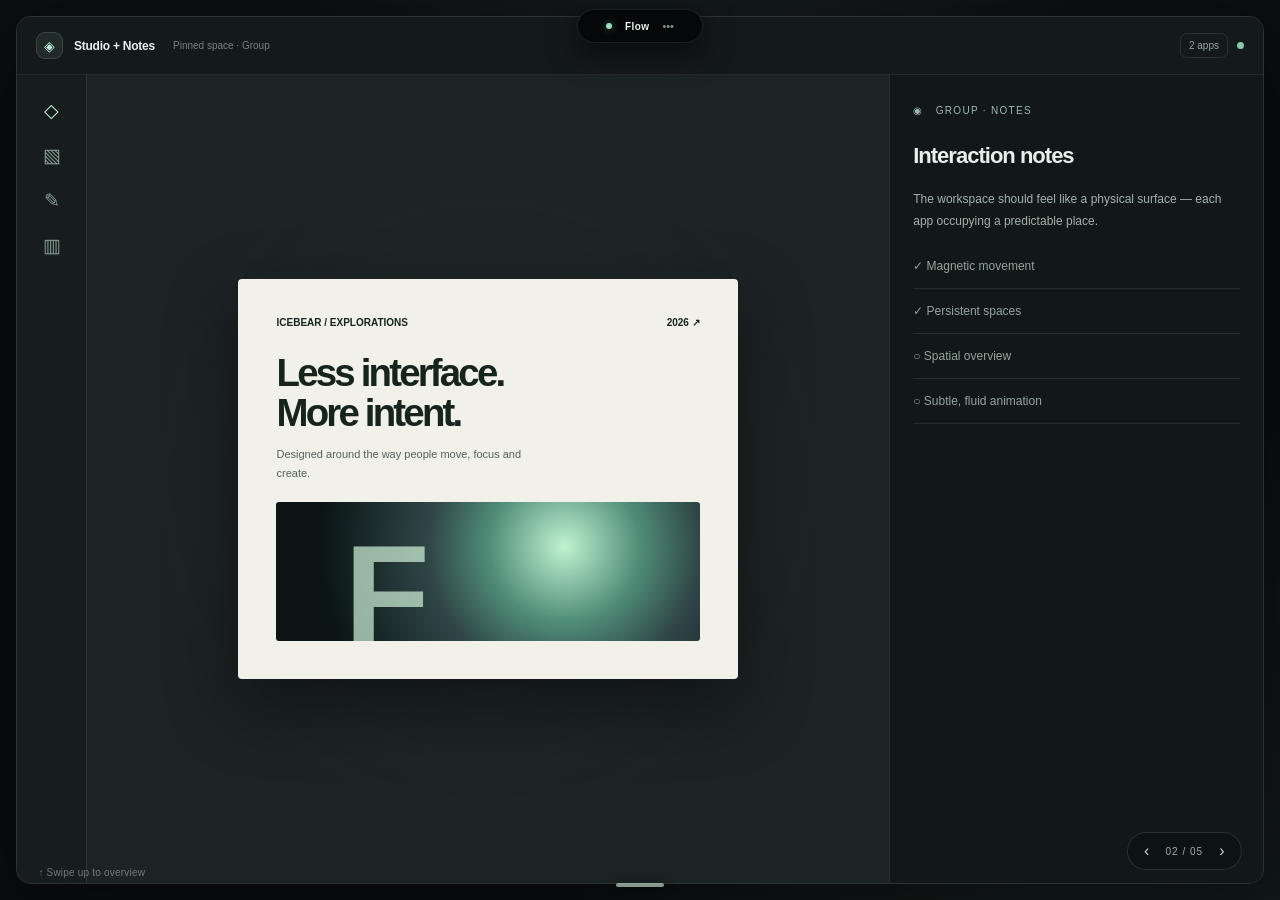
<file: docs/Flow_v0.9_Desk_Transition.html>
<!doctype html>
<html lang="en">
<head>
<meta charset="utf-8">
<meta name="viewport" content="width=device-width,initial-scale=1,maximum-scale=1,viewport-fit=cover">
<meta name="theme-color" content="#0b0d0f">
<meta name="apple-mobile-web-app-capable" content="yes">
<meta name="apple-mobile-web-app-status-bar-style" content="black-translucent">
<meta name="apple-mobile-web-app-title" content="Flow">
<title>Flow — Your desk · Interaction prototype 0.9</title>
<style>
:root{color-scheme:dark;--bg:#0a0c0f;--surface:#13171a;--surface2:#1a2022;--ink:#eff3f0;--muted:#8b9995;--line:#ffffff18;--mint:#b4f3d3;--mint-2:#72ba9d;--ease:cubic-bezier(.22,1,.36,1)}
*{box-sizing:border-box}html,body{height:100%;height:100dvh;margin:0;overflow:hidden;background:var(--bg);color:var(--ink);font-family:Inter,ui-sans-serif,-apple-system,BlinkMacSystemFont,"Segoe UI",sans-serif;-webkit-font-smoothing:antialiased}button,input{font:inherit}button{color:inherit;cursor:pointer}button:focus-visible,input:focus-visible,.window:focus-visible{outline:2px solid var(--mint);outline-offset:3px}button:disabled{opacity:.32;cursor:default}button:not(:disabled){-webkit-tap-highlight-color:transparent}
#app{position:relative;width:100vw;height:100%;height:100dvh;isolation:isolate;overflow:hidden;background:#0b0e10;touch-action:none;user-select:none;-webkit-user-select:none}
#ambient{position:absolute;inset:0;background:radial-gradient(ellipse at 54% 12%,#26332e67 0%,transparent 44%),radial-gradient(ellipse at 85% 95%,#16201e 0%,transparent 39%),#0c0f11;pointer-events:none;z-index:0}
#ambient:after{content:"";position:absolute;inset:0;background-image:linear-gradient(#ffffff05 1px,transparent 1px),linear-gradient(90deg,#ffffff05 1px,transparent 1px);background-size:46px 46px;mask-image:linear-gradient(transparent,#0009 48%,transparent);opacity:.5}
/* The desk is permanent underneath the windows. */
#desk{position:absolute;inset:0;display:flex;align-items:center;justify-content:center;padding:calc(65px + env(safe-area-inset-top,0px)) max(24px,7vw) calc(45px + env(safe-area-inset-bottom,0px));opacity:0;transform:scale(.96) translateY(22px);pointer-events:none;transition:opacity .6s ease,transform .75s var(--ease);z-index:1}
#app[data-view="desk"] #desk{opacity:1;transform:scale(1) translateY(0);pointer-events:auto}
.desk-inner{width:min(910px,100%);position:relative}
.desk-eyebrow,.eyebrow{display:flex;align-items:center;gap:11px;font-weight:720;font-size:11px;letter-spacing:.18em;text-transform:uppercase;color:#b5c8be}
.desk-eyebrow:before{content:"";display:inline-block;width:8px;height:8px;background:#a3ebc9;border-radius:50%;box-shadow:0 0 18px #a3ebc960}
#desk h1{font-size:clamp(49px,7.9vw,116px);line-height:.97;letter-spacing:-.079em;font-weight:670;margin:27px 0 20px}
#desk h1 em{color:#9cdec0;font-style:normal}#desk .intro{font-size:clamp(14px,1.5vw,18px);color:#9bacaa;font-weight:430;max-width:520px;line-height:1.65;margin:0 0 38px}
.desk-search{border:1px solid #ffffff24;border-radius:15px;background:#ffffff0a;color:#9daaa5;width:min(590px,100%);height:59px;display:flex;align-items:center;gap:16px;text-align:left;padding:0 19px;transition:border .18s,background .18s;}
.desk-search:hover{border-color:#a6eaca77;background:#ffffff0d}.desk-search .search-key{margin-left:auto;border:1px solid #ffffff28;padding:5px 7px;border-radius:6px;color:#c9d4d0;font-size:11px;white-space:nowrap}
.home-lower{display:grid;grid-template-columns:minmax(0,1fr) minmax(0,.72fr);gap:37px;margin-top:44px}.home-section-head{font-size:11px;text-transform:uppercase;letter-spacing:.13em;font-weight:730;color:#899a93;margin-bottom:16px}.desk-pins{display:flex;flex-wrap:wrap;gap:10px}
.desk-pin{min-width:150px;flex:1;display:flex;align-items:center;gap:12px;border:1px solid #ffffff20;border-radius:13px;background:#ffffff0a;padding:15px 13px;text-align:left;transition:background .2s,border .2s}.desk-pin:hover{background:#ffffff17;border-color:#9ce4bd67}.desk-pin .pin-number{font-size:11px;color:#9ce5c6;font-weight:700}.desk-pin strong{font-size:13px;font-weight:680}.desk-pin small{font-size:10px;display:block;color:#788984;margin-top:4px}
.desk-tools{display:grid;grid-template-columns:repeat(4,minmax(0,1fr));gap:9px}.desk-tool{border:1px solid #ffffff15;border-radius:13px;background:#ffffff08;padding:15px 5px 13px;display:flex;flex-direction:column;gap:12px;align-items:center;font-size:11px;color:#b6c4be;transition:background .2s}.desk-tool:hover{background:#ffffff17}.desk-tool .ico{font-size:21px;color:#d5e4dd}
.desk-foot{display:flex;align-items:center;justify-content:space-between;gap:12px;margin-top:35px;font-size:11px;color:#6f8079}
/* World: each desktop app is the same stable surface in every view. */
#world{position:absolute;inset:0;z-index:5;overflow:hidden;pointer-events:none;touch-action:none}
.window{position:absolute;left:0;top:0;overflow:hidden;border:1px solid #ffffff1d;border-radius:15px;background:#111719;width:calc(100vw - 24px);height:calc(100dvh - 24px);transform-origin:top left;transform:translate3d(0,0,0);box-shadow:0 24px 85px #0008;transition:transform 860ms var(--ease),opacity 650ms ease,border-radius 860ms var(--ease),box-shadow 860ms ease;will-change:transform;opacity:1;pointer-events:none;}
#app[data-view="work"] .window.active{pointer-events:auto}#app[data-view="overview"] .window{pointer-events:auto;cursor:pointer}#app[data-dragging="true"] .window{transition:none!important}
.window.is-focused{border-color:#a3f1cc88}.window .w-content{height:100%;overflow:hidden;color:#e9f0ec;display:flex;flex-direction:column}
.window .chrome{height:58px;flex:none;display:flex;align-items:center;gap:11px;padding:0 19px;border-bottom:1px solid #ffffff12;background:#151a1de0}.chrome .mark{width:27px;height:27px;border:1px solid #ffffff21;border-radius:9px;display:grid;place-items:center;background:#202b29;font-size:14px;color:#baecd5}.chrome .app-name{font-size:12px;font-weight:690;letter-spacing:-.02em}.chrome .subname{font-size:10px;color:#72857c;margin-left:7px}.chrome .chrome-end{margin-left:auto;display:flex;align-items:center;gap:9px}.chrome .chip{border:1px solid #ffffff19;border-radius:7px;padding:6px 8px;color:#93a6a0;font-size:10px}.chrome .dot{width:7px;height:7px;border-radius:50%;background:#84c9a9}.body{flex:1;min-height:0}
/* Mail */
.mail-layout{display:grid;grid-template-columns:210px minmax(230px,34%) minmax(0,1fr);height:100%;background:#101416}.mail-side{padding:26px 16px;background:#14191b;border-right:1px solid #ffffff12}.mail-side h3{font-size:22px;letter-spacing:-.055em;margin:5px 10px 27px}.mail-side .section{font-size:10px;letter-spacing:.13em;color:#697e73;margin:30px 10px 14px;text-transform:uppercase}.mail-side .item{padding:12px 13px;color:#899d94;font-size:12px;border-radius:9px;margin-bottom:3px;display:flex;justify-content:space-between}.mail-side .item.on{background:#263e35;color:#cbf7df}.mail-list{border-right:1px solid #ffffff12}.mail-list-header{font-size:27px;font-weight:660;letter-spacing:-.055em;padding:26px 25px 20px}.mail-list .message{padding:20px 23px;border-bottom:1px solid #ffffff10}.mail-list .message.selected{background:#1d2a27}.message .topline{display:flex;justify-content:space-between;gap:4px;font-size:12px;font-weight:700}.message .topline small{color:#7e8c85;font-weight:500}.message .subj{font-size:12px;color:#b5c4bb;margin-top:9px}.message p{font-size:11px;color:#71827b;margin:6px 0 0;white-space:nowrap;overflow:hidden;text-overflow:ellipsis}.mail-reader{padding:31px clamp(28px,4vw,70px)}.reader-meta{color:#8ca299;letter-spacing:.12em;text-transform:uppercase;font-size:10px}.mail-reader h2{font-size:clamp(27px,3vw,49px);letter-spacing:-.065em;line-height:1.14;margin:22px 0}.reader-by{font-size:12px;color:#a8b7ad;padding-bottom:28px;border-bottom:1px solid #ffffff1b}.mail-reader p{font-size:clamp(12px,1.15vw,16px);line-height:1.9;color:#aebfb5;max-width:570px;margin:30px 0}.reader-attachment{display:inline-flex;border:1px solid #ffffff25;border-radius:11px;padding:17px 19px;gap:16px;align-items:center;font-size:12px;color:#d1dfd6}
/* Studio Group */
.studio-layout{height:100%;display:grid;grid-template-columns:70px minmax(0,1fr) minmax(225px,30%);background:#171d1e}.studio-rail{border-right:1px solid #ffffff19;padding:24px 0;display:flex;flex-direction:column;align-items:center;gap:22px;color:#829c91;font-size:19px}.studio-rail .selected{color:#c1f7d8}.studio-canvas{display:grid;place-items:center;background:radial-gradient(ellipse at center,#34443e33,transparent 60%),#1c2324;overflow:hidden}.artboard{width:min(500px,76%);aspect-ratio:1.25;background:#f1f0e9;border-radius:4px;padding:clamp(19px,3vw,45px);color:#15241d;box-shadow:0 25px 70px #0007;display:flex;flex-direction:column}.artboard-top{display:flex;justify-content:space-between;font-size:10px;font-weight:700}.artboard h2{font-size:clamp(22px,3vw,55px);line-height:1.03;letter-spacing:-.073em;font-weight:680;margin:25px 0 13px}.artboard .artlead{font-size:11px;line-height:1.65;max-width:280px;color:#53615b}.artboard-visual{flex:1;border-radius:3px;margin-top:20px;background:radial-gradient(circle at 68% 32%,#c0f2d0 0%,#4f8c77 25%,#2f4646 45%,#0b1516 80%);position:relative;overflow:hidden}.artboard-visual:after{content:"F";font-weight:780;font-size:clamp(65px,12vw,140px);position:absolute;left:16%;bottom:-25%;color:#d9ffe1aa;letter-spacing:-.11em}.studio-notes{padding:23px;border-left:1px solid #ffffff19;background:#121819}.notes-top{font-size:10px;letter-spacing:.13em;text-transform:uppercase;color:#9bbbad;margin:7px 0 27px}.studio-notes h3{font-size:22px;letter-spacing:-.045em;font-weight:600;margin:0 0 20px}.studio-notes p{font-size:12px;line-height:1.8;color:#a1b3a9}.note-line{border-bottom:1px solid #ffffff17;padding:15px 0;font-size:12px;color:#94a59b}
/* Browser */
.browser-layout{height:100%;background:#eaece5;color:#17231b}.browser-url{height:48px;display:flex;align-items:center;gap:15px;padding:0 23px;border-bottom:1px solid #14231f17;color:#5e7067;font-size:12px}.browser-url span:nth-child(2){background:#ffffff;border-radius:7px;padding:9px 15px;flex:1}.browser-page{padding:clamp(34px,6vw,95px) clamp(27px,8vw,120px);height:calc(100% - 48px);overflow:hidden}.browser-page .tag{font-size:10px;font-weight:760;letter-spacing:.16em;color:#60836a}.browser-page h2{font-size:clamp(43px,6.1vw,105px);line-height:.99;letter-spacing:-.085em;font-weight:640;margin:29px 0;max-width:850px}.browser-page h2 em{font-style:normal;color:#628e73}.browser-page p{font-size:14px;color:#61736a;line-height:1.65;max-width:410px}.browser-pill{display:inline-block;background:#1d3328;color:#e8ffee;border-radius:100px;padding:15px 23px;margin-top:24px;font-size:12px}
/* Terminal */
.terminal-layout{height:100%;display:grid;grid-template-columns:180px minmax(0,1fr);background:#0d1215}.terminal-side{padding:24px 18px;background:#151b1f;border-right:1px solid #ffffff14}.terminal-side h3{font-size:17px;font-weight:690;margin:0 0 26px}.terminal-side div{font-size:12px;color:#8c9e9a;padding:9px 7px}.terminal-side .sel{color:#baf2d4;background:#23372e;border-radius:7px}.terminal-main{font-family:ui-monospace,SFMono-Regular,Consolas,monospace;padding:30px clamp(22px,3vw,53px);font-size:clamp(12px,1.1vw,16px);line-height:2.05;color:#a8bdb1}.terminal-main .prompt{color:#93e5b7}.terminal-main .dim{color:#5f7a70}.terminal-main .blue{color:#8cabb9}.terminal-main .cursor{display:inline-block;background:#a6e8c6;width:9px;height:17px;vertical-align:-3px;animation:blink 1.1s steps(1) infinite}@keyframes blink{50%{opacity:0}}
/* Files */
.files-layout{height:100%;display:grid;grid-template-columns:200px minmax(0,1fr);background:#101618}.files-sidebar{background:#141b1c;border-right:1px solid #ffffff15;padding:26px 20px}.files-sidebar h3{font-size:20px;letter-spacing:-.04em;margin:0 0 28px}.files-sidebar .path{font-size:12px;padding:12px 11px;color:#97aa9f}.files-sidebar .path.on{color:#cbf5df;border-radius:7px;background:#20372d}.files-main{padding:30px clamp(25px,5vw,80px);overflow:hidden}.files-main h2{font-size:clamp(27px,3vw,44px);font-weight:650;letter-spacing:-.06em;margin:5px 0 10px}.files-main .files-note{font-size:11px;color:#81988a}.folder-grid{display:grid;grid-template-columns:repeat(3,1fr);gap:15px;margin-top:37px}.folder-item{border:1px solid #ffffff1a;background:#1b2525;border-radius:13px;padding:23px 18px;font-size:12px;color:#d2e0d7}.folder-item .folder-icon{color:#a3dcbf;font-size:26px;display:block;margin-bottom:20px}.folder-item small{display:block;color:#7b9488;margin-top:7px}
/* Header island stays independent of the spatial work. */
.hub{position:absolute;top:calc(env(safe-area-inset-top,0px) + 9px);left:50%;transform:translateX(-50%);z-index:50;touch-action:none;user-select:none}
.hub-inner{display:flex;align-items:center;justify-content:center;gap:13px;border-radius:100px;background:#050708;border:1px solid #ffffff19;box-shadow:0 10px 30px #0009;padding:0 14px;height:34px;min-width:126px;color:#edf5f0;font-size:11px}.hub-inner button{border:0;background:none;color:#dbe6e0;padding:4px 2px;font-size:14px}.hub-inner .signal{width:6px;height:6px;border-radius:50%;background:#9eddbb;box-shadow:0 0 8px #83e7bd80}.hub-inner .hublabel{font-size:10px;font-weight:700;letter-spacing:.04em}
#app[data-shell="notch"] .hub{top:env(safe-area-inset-top,0px)}#app[data-shell="notch"] .hub-inner{height:33px;min-width:304px;border-radius:0 0 16px 16px;border-top:0;justify-content:space-between;padding:0 13px;background:#030405}#app[data-shell="notch"] .hub-inner .hub-notch{width:120px;height:31px;background:#000;order:2;border-radius:0 0 10px 10px;margin:0 4px}#app[data-shell="notch"] .hub-inner .hub-left{order:1}#app[data-shell="notch"] .hub-inner .hub-right{order:3}#app[data-shell="notch"] .hub-inner .signal,#app[data-shell="notch"] .hub-inner .hublabel{display:none}
#app[data-shell="pill"] .hub-notch{display:none}#app[data-shell="pill"] .hub-inner .hub-left,#app[data-shell="pill"] .hub-inner .hub-right{display:none}
.hub-panel{position:absolute;left:50%;top:48px;transform:translateX(-50%) translateY(-8px);width:min(370px,calc(100vw - 32px));background:#141b1bf7;border:1px solid #ffffff27;border-radius:19px;padding:23px;box-shadow:0 23px 65px #000b;backdrop-filter:blur(30px);opacity:0;pointer-events:none;transition:opacity .22s,transform .25s var(--ease)}.hub-panel.open{transform:translateX(-50%) translateY(0);opacity:1;pointer-events:auto}.hub-panel h3{font-size:18px;letter-spacing:-.05em;margin:0 0 16px}.hub-panel .panel-row{display:flex;justify-content:space-between;align-items:center;gap:15px;padding:13px 0;border-bottom:1px solid #ffffff15;font-size:12px;color:#bfcec4}.hub-panel .panel-row:last-child{border-bottom:0}.hub-panel button{border:1px solid #ffffff22;border-radius:8px;background:#222d2a;padding:8px 11px;color:#e0e9e1}.panel-close{float:right;margin-top:-4px}.panel-grid{display:grid;grid-template-columns:1fr 1fr;gap:8px}.panel-grid button{padding:13px;text-align:left}
/* Stage controls */
#viewmeta{position:absolute;top:calc(env(safe-area-inset-top,0px) + 25px);left:clamp(20px,3vw,52px);z-index:30;opacity:0;transform:translateY(-12px);pointer-events:none;transition:opacity .36s,transform .44s var(--ease)}#app[data-view="overview"] #viewmeta{opacity:1;transform:none;pointer-events:auto}#viewmeta h2{font-size:clamp(29px,4vw,52px);letter-spacing:-.06em;margin:14px 0 0;font-weight:640}#viewmeta p{font-size:12px;color:#9bad9f;margin:10px 0 0}
#overview-tools{position:absolute;z-index:35;bottom:calc(45px + env(safe-area-inset-bottom,0px));left:50%;transform:translateX(-50%) translateY(20px);background:#171e1dec;border:1px solid #ffffff26;border-radius:15px;padding:7px;display:flex;align-items:center;gap:5px;box-shadow:0 12px 40px #0007;opacity:0;pointer-events:none;transition:opacity .25s,transform .34s var(--ease);white-space:nowrap}#app[data-view="overview"] #overview-tools{opacity:1;transform:translateX(-50%);pointer-events:auto}#overview-tools button{background:transparent;border:0;padding:10px 12px;border-radius:8px;font-size:11px;color:#c0d2c7}#overview-tools button:hover{background:#ffffff17}#overview-tools button.main{background:#bddfc9;color:#192820;font-weight:720}.tool-divider{height:19px;width:1px;background:#ffffff2b}
#overview-captions{position:absolute;inset:0;pointer-events:none;z-index:12;opacity:0;transition:opacity .3s}#app[data-view="overview"] #overview-captions{opacity:1}.caption{position:absolute;display:flex;justify-content:space-between;align-items:center;gap:10px;font-size:12px;font-weight:680;transition:transform .85s var(--ease),opacity .3s;color:#d5e3d9;white-space:nowrap;pointer-events:none}.caption .number{display:inline-flex;justify-content:center;align-items:center;border:1px solid #9cd5b35f;color:#adebc6;border-radius:6px;padding:3px 5px;font-size:10px;margin-right:8px}.caption .captype{font-size:10px;font-weight:500;color:#7d9b8b;margin-left:auto}
#railnav{position:absolute;top:50%;left:0;right:0;z-index:34;display:flex;justify-content:space-between;pointer-events:none;opacity:0;transition:opacity .2s}#app[data-view="overview"] #railnav{opacity:1}#railnav button{pointer-events:auto;width:38px;height:62px;border:1px solid #ffffff28;background:#17201cda;color:#d7e9dd;font-size:25px;backdrop-filter:blur(20px)}#railnav button:first-child{border-radius:0 13px 13px 0}#railnav button:last-child{border-radius:13px 0 0 13px}
#work-indicator{position:absolute;right:clamp(20px,3vw,52px);bottom:calc(30px + env(safe-area-inset-bottom,0px));z-index:22;display:flex;gap:8px;align-items:center;border:1px solid #ffffff20;background:#0d1314c9;border-radius:100px;padding:7px 10px;opacity:1;transition:opacity .3s;backdrop-filter:blur(15px)}#app:not([data-view="work"]) #work-indicator{opacity:0;pointer-events:none}#work-indicator button{border:0;background:none;color:#c3d8cb;font-size:16px;padding:2px 6px}#work-indicator span{font-size:10px;letter-spacing:.1em;color:#9cb0a3;min-width:42px;text-align:center}
#bottom-gesture{position:absolute;bottom:calc(env(safe-area-inset-bottom,0px) + 2px);left:50%;z-index:54;transform:translateX(-50%);width:126px;height:27px;background:transparent;border:0;display:grid;place-items:center;touch-action:none}#bottom-gesture:after{content:"";width:48px;height:4px;border-radius:99px;background:#c7dfd2a9;box-shadow:0 0 11px #0008;transition:width .2s,background .2s}#bottom-gesture:hover:after{width:65px;background:#b4f9d2}
#gesture-hint{position:absolute;z-index:24;bottom:calc(22px + env(safe-area-inset-bottom,0px));left:clamp(16px,3vw,52px);font-size:10px;color:#a5b9ac9a;pointer-events:none;letter-spacing:.02em;transition:opacity .2s}
/* Search and app drawer */
#shade{position:absolute;inset:0;z-index:70;background:#040706aa;opacity:0;pointer-events:none;transition:opacity .22s;backdrop-filter:blur(7px)}#shade.open{opacity:1;pointer-events:auto}
#palette{position:absolute;z-index:71;left:50%;top:clamp(90px,17vh,190px);transform:translateX(-50%) translateY(-18px) scale(.98);width:min(620px,calc(100vw - 28px));background:#151b1a;border:1px solid #ffffff35;border-radius:18px;box-shadow:0 28px 100px #000c;opacity:0;pointer-events:none;transition:opacity .23s,transform .27s var(--ease);overflow:hidden}#palette.open{opacity:1;pointer-events:auto;transform:translateX(-50%) scale(1)}.pal-inputrow{padding:17px;display:flex;align-items:center;gap:12px;border-bottom:1px solid #ffffff1b}.pal-inputrow input{background:transparent;border:0;outline:0;flex:1;color:#f0f8f2;font-size:16px;min-width:0}.pal-inputrow input::placeholder{color:#74867b}.pal-results{padding:10px;max-height:370px;overflow-y:auto;touch-action:pan-y}.pal-result{display:flex;gap:13px;align-items:center;width:100%;border:0;border-radius:10px;background:transparent;padding:13px;color:#dbe9e0;text-align:left;font-size:13px}.pal-result:hover,.pal-result:focus-visible{background:#283b30}.pal-result .result-icon{width:32px;height:32px;border-radius:9px;background:#293a31;display:grid;place-items:center;color:#b8edce;font-size:16px}.pal-result span small{display:block;color:#7f9587;margin-top:3px;font-size:10px}.pal-result .jump{margin-left:auto;color:#819a8a;font-size:11px}.pal-footer{padding:12px 17px;border-top:1px solid #ffffff17;font-size:10px;color:#819489}
#toast{position:absolute;z-index:90;left:50%;bottom:75px;transform:translateX(-50%) translateY(10px);padding:12px 17px;max-width:90vw;border:1px solid #87d7ab66;border-radius:10px;background:#173025ee;color:#d0f6df;font-size:12px;opacity:0;pointer-events:none;transition:opacity .25s,transform .25s;box-shadow:0 8px 25px #0007;text-align:center}#toast.visible{opacity:1;transform:translateX(-50%)}
#help{position:absolute;z-index:31;bottom:calc(58px + env(safe-area-inset-bottom,0px));right:clamp(20px,3vw,52px);border:1px solid #ffffff24;background:#101717aa;border-radius:50px;padding:8px 12px;font-size:11px;color:#b2c2b9;opacity:.8}#help:hover{opacity:1}#app[data-view="work"] #help{display:none}
@media(max-width:1050px){.mail-layout{grid-template-columns:160px minmax(215px,46%) 1fr}.mail-side{padding:22px 10px}.mail-reader{padding:25px 23px}.studio-layout{grid-template-columns:48px minmax(0,1fr) minmax(170px,34%)}.studio-rail{font-size:15px}.studio-notes{padding:15px}.artboard{width:82%}.folder-grid{grid-template-columns:repeat(2,minmax(0,1fr))}}
@media(max-width:680px){#desk{padding:75px 25px 55px;align-items:center}#desk h1{margin:19px 0 12px;font-size:clamp(55px,12vw,78px)}#desk .intro{margin:0 0 26px;line-height:1.5;font-size:14px}.desk-search{height:55px}.home-lower{grid-template-columns:1fr;gap:27px;margin-top:30px}.desk-pins{flex-wrap:nowrap}.desk-pin{min-width:0;padding:13px 10px;gap:8px}.desk-tools{gap:5px}.desk-tool{padding:12px 3px 10px}.desk-foot{margin-top:27px;font-size:10px}.window .chrome{height:47px;padding:0 12px}.chrome .subname{display:none}.mail-layout{grid-template-columns:72px 1fr}.mail-side{padding:15px 5px}.mail-side h3,.mail-side .section,.mail-side .item:not(.on){display:none}.mail-side .item.on{padding:10px 5px;font-size:10px;text-align:center}.mail-reader{display:none}.mail-list-header{font-size:24px;padding:25px 19px}.mail-list .message{padding:18px}.studio-layout{grid-template-columns:40px minmax(0,1fr);grid-template-rows:minmax(0,57%) minmax(0,43%)}.studio-rail{grid-row:1/3;padding:20px 0}.studio-canvas{grid-column:2;grid-row:1;min-height:0}.studio-notes{grid-column:2;grid-row:2;border-top:1px solid #ffffff20;border-left:0;overflow:hidden;padding:14px}.studio-notes h3{font-size:17px;margin-bottom:5px}.studio-notes p{font-size:10px;margin:4px}.note-line{padding:7px;font-size:10px}.artboard{width:78%;max-height:92%;aspect-ratio:1.6;padding:13px}.artboard h2{font-size:22px;margin:9px 0}.artboard .artlead{display:none}.artboard-visual{margin-top:6px}.terminal-layout,.files-layout{grid-template-columns:65px 1fr}.terminal-side,.files-sidebar{padding:19px 6px}.terminal-side h3,.files-sidebar h3{font-size:10px}.terminal-side div,.files-sidebar .path{font-size:10px;padding:9px 3px}.terminal-main{font-size:11px}.files-main{padding:21px 15px}.folder-grid{gap:9px;margin-top:25px}.folder-item{padding:15px 11px}.browser-page{padding:38px 25px}.browser-page h2{font-size:clamp(43px,11vw,64px)}#viewmeta{top:calc(env(safe-area-inset-top,0px) + 58px);left:23px}#viewmeta h2{font-size:31px}#viewmeta p{font-size:11px}#overview-tools{bottom:calc(45px + env(safe-area-inset-bottom,0px));max-width:96vw}#overview-tools button{padding:9px;font-size:10px}#gesture-hint{font-size:9px;max-width:52vw}#work-indicator{right:16px;bottom:calc(26px + env(safe-area-inset-bottom,0px))}#help{right:20px}}
@media(max-width:380px),(max-height:670px){#desk h1{font-size:46px}#desk .intro{font-size:12px;margin-bottom:18px}.home-lower{margin-top:22px;gap:18px}.desk-inner{max-height:90vh;overflow-y:auto}.desk-foot{margin-top:16px}.desk-pin{padding:9px}.desk-tool{padding:9px 2px}#desk{padding-top:54px}}
@media(prefers-reduced-motion:reduce){*,*:before,*:after{transition-duration:.01ms!important;animation-duration:.01ms!important}}
</style>
</head>
<body>
<div id="app" data-view="work" data-shell="pill" data-dragging="false">
  <div id="ambient"></div>
  <main id="desk" aria-label="Your desk">
    <div class="desk-inner">
      <div class="desk-eyebrow">Flow / Your desk</div>
      <h1>Everything<br>in its <em>place.</em></h1>
      <p class="intro">Your tools are here. Your work is right where you left it.</p>
      <button class="desk-search" id="desk-search"><span style="font-size:20px">⌕</span><span>Search anything, start anywhere…</span><span class="search-key">⌘ K</span></button>
      <div class="home-lower">
        <section><div class="home-section-head">Pinned spaces</div><div class="desk-pins" id="desk-pins"></div></section>
        <section><div class="home-section-head">Tools</div><div class="desk-tools">
          <button class="desk-tool" data-tool="search"><span class="ico">⌕</span>Search</button>
          <button class="desk-tool" data-tool="apps"><span class="ico">▦</span>Apps</button>
          <button class="desk-tool" data-tool="files"><span class="ico">▤</span>Files</button>
          <button class="desk-tool" data-tool="settings"><span class="ico">⚙</span>Settings</button>
        </div></section>
      </div>
      <div class="desk-foot"><span id="desk-summary">5 spaces · 2 pinned · 1 Group</span><span>Swipe down to return to work ↓</span></div>
    </div>
  </main>
  <div id="world" aria-label="Flow spaces"></div>
  <div id="overview-captions"></div>
  <div id="viewmeta"><div class="eyebrow">Your work / Main display</div><h2>Overview<span style="color:#a6e3c3">.</span></h2><p>Every space in its place. Select one to return.</p></div>
  <div id="railnav"><button id="rail-prev" aria-label="Previous spaces">‹</button><button id="rail-next" aria-label="Next spaces">›</button></div>
  <div id="overview-tools"><button id="overview-work">↗ Open selected</button><div class="tool-divider"></div><button id="overview-pin">♧ Pin space</button><button id="overview-left">←</button><button id="overview-right">→</button><div class="tool-divider"></div><button id="overview-desk" class="main">↓ Your desk</button></div>
  <div id="work-indicator"><button id="work-left" aria-label="Previous space">‹</button><span id="work-count">02 / 05</span><button id="work-right" aria-label="Next space">›</button></div>
  <div class="hub" id="hub">
    <div class="hub-inner" id="hub-target" role="button" tabindex="0" aria-label="Flow system island. Swipe left for notifications, right for settings, down for desk. Tap for menu.">
      <button class="hub-left" id="hub-notify" aria-label="Notifications">♧</button><span class="hub-notch"></span><button class="hub-right" id="hub-settings" aria-label="Settings">⚙</button>
      <span class="signal"></span><span class="hublabel">Flow</span><span style="font-size:11px;color:#799488" id="hub-status">•••</span>
    </div>
    <div class="hub-panel" id="hub-panel" aria-label="System controls"><button class="panel-close" id="panel-close" aria-label="Close">×</button><div id="hub-panel-content"></div></div>
  </div>
  <button id="bottom-gesture" aria-label="Reveal Overview or Desk" title="Reveal workspace"></button>
  <div id="gesture-hint">↑ Swipe up to reveal your work</div>
  <button id="help" title="Keyboard and gestures">? Shortcuts</button>
  <div id="shade"></div><div id="palette" role="dialog" aria-label="Universal search"><div class="pal-inputrow"><span style="font-size:23px;color:#abdec2">⌕</span><input id="search-input" type="search" placeholder="Search apps, spaces, and actions…" autocomplete="off"><button id="search-close" style="background:none;border:0;color:#9ba9a0;font-size:20px">×</button></div><div id="search-results" class="pal-results"></div><div class="pal-footer">Enter to open the first result · Esc to close</div></div>
  <div id="toast" role="status" aria-live="polite"></div>
</div>
<script>
(()=>{
  'use strict';
  const $=sel=>document.querySelector(sel),app=$('#app'),world=$('#world'),captions=$('#overview-captions');
  const icons={mail:'✉',studio:'◈',browser:'◎',terminal:'⌘',files:'▤'};
  const spaces=[
    {id:'mail',label:'Mail',kind:'mail',pinned:true,group:false},
    {id:'studio',label:'Studio + Notes',kind:'studio',pinned:true,group:true},
    {id:'browser',label:'Browser',kind:'browser',pinned:false,group:false},
    {id:'terminal',label:'Terminal',kind:'terminal',pinned:false,group:false},
    {id:'files',label:'Files',kind:'files',pinned:false,group:false}
  ];
  let view='work',active=1,selected=1,offset=0,railIndex=0,shell='pill',panel='',drag=null,dragDx=0,toastTimer=null,suppressClickUntil=0;
  const bodyByKind={
    mail:`<div class="mail-layout"><aside class="mail-side"><h3>Mail<span style="color:#9ceac2">.</span></h3><div class="item on">▣ &nbsp; Inbox <span>4</span></div><div class="item">↗ &nbsp; Sent</div><div class="item">☆ &nbsp; Starred</div><div class="section">Workspaces</div><div class="item">✦ &nbsp; Projects</div><div class="item">○ &nbsp; Personal</div></aside><div class="mail-list"><div class="mail-list-header">Inbox <span style="font-size:12px;color:#8eab99">04</span></div><div class="message selected"><div class="topline">Emma Laurent <small>09:42</small></div><div class="subj">The next chapter</div><p>Everything is ready for our review.</p></div><div class="message"><div class="topline">Design team <small>Yesterday</small></div><div class="subj">Friday's design notes</div><p>A few things worth sharing...</p></div><div class="message"><div class="topline">Alex Morgan <small>Tue</small></div><div class="subj">Project direction</div><p>Really liking where this is heading.</p></div><div class="message"><div class="topline">Nora Fischer <small>Mon</small></div><div class="subj">New concepts</div><p>Attaching the latest proposals.</p></div></div><div class="mail-reader"><div class="reader-meta">Conversation / Design</div><h2>The next chapter</h2><div class="reader-by">Emma Laurent · 9:42 AM</div><p>Hi there,<br><br>We went through the latest concepts and the direction looks excellent. The simplicity of the interaction is what really stands out.</p><p>Looking forward to exploring the next iteration together.</p><div class="reader-attachment">◈ &nbsp; Project overview &nbsp; ↗</div></div></div>`,
    studio:`<div class="studio-layout"><div class="studio-rail"><span class="selected">◇</span><span>▧</span><span>✎</span><span>▥</span></div><div class="studio-canvas"><div class="artboard"><div class="artboard-top"><span>ICEBEAR / EXPLORATIONS</span><span>2026 ↗</span></div><h2>Less interface.<br>More intent.</h2><div class="artlead">Designed around the way people move, focus and create.</div><div class="artboard-visual"></div></div></div><div class="studio-notes"><div class="notes-top">◉ &nbsp; Group · Notes</div><h3>Interaction notes</h3><p>The workspace should feel like a physical surface — each app occupying a predictable place.</p><div class="note-line">✓ Magnetic movement</div><div class="note-line">✓ Persistent spaces</div><div class="note-line">○ Spatial overview</div><div class="note-line">○ Subtle, fluid animation</div></div></div>`,
    browser:`<div class="browser-layout"><div class="browser-url"><span>‹ &nbsp; › &nbsp; ⟳</span><span>◉ &nbsp; explore.flow.design</span><span>☆</span></div><div class="browser-page"><div class="tag">EXPERIMENTAL INTERFACES / VOL. 01</div><h2>Ideas become <em>interfaces.</em></h2><p>Designing a more natural relationship between the way we think and the tools we use.</p><span class="browser-pill">Explore the concept &nbsp; ↗</span></div></div>`,
    terminal:`<div class="terminal-layout"><div class="terminal-side"><h3>Explorer</h3><div class="sel">▾ flow-shell</div><div>├ components</div><div>├ controller</div><div>├ nix</div><div>└ README.md</div></div><div class="terminal-main"><div class="dim">Last login: Today on flow-dev</div><br><div><span class="prompt">flow@nixos</span> <span class="blue">~/flow-shell $</span> nix develop</div><div>✓ Development shell ready</div><div><span class="prompt">flow@nixos</span> <span class="blue">~/flow-shell $</span> quickshell -c flow</div><div class="dim">[flow] compositor: niri</div><div class="dim">[flow] display: main (2880×1800)</div><div class="dim">[flow] 5 spaces, 2 pinned</div><div class="dim">[flow] system island loaded</div><div><span class="prompt">flow@nixos</span> <span class="blue">~/flow-shell $</span> <span class="cursor"></span></div></div></div>`,
    files:`<div class="files-layout"><div class="files-sidebar"><h3>Files</h3><div class="path on">⌂ &nbsp; Home</div><div class="path">▤ &nbsp; Documents</div><div class="path">◈ &nbsp; Projects</div><div class="path">⌑ &nbsp; Downloads</div></div><div class="files-main"><h2>Your files</h2><div class="files-note">Local · Flow user</div><div class="folder-grid"><div class="folder-item"><span class="folder-icon">▰</span>Projects<small>14 files</small></div><div class="folder-item"><span class="folder-icon">▰</span>Documents<small>27 files</small></div><div class="folder-item"><span class="folder-icon">▰</span>Designs<small>8 files</small></div><div class="folder-item"><span class="folder-icon">▰</span>Downloads<small>4 files</small></div><div class="folder-item"><span class="folder-icon">▰</span>Shared<small>12 files</small></div><div class="folder-item"><span class="folder-icon">▰</span>Archive<small>31 files</small></div></div></div></div>`
  };
  function makeWindow(s){const el=document.createElement('article');el.className='window';el.dataset.id=s.id;el.setAttribute('tabindex','0');el.setAttribute('aria-label',s.label+' Flow space');el.innerHTML=`<div class="w-content"><header class="chrome"><span class="mark">${icons[s.kind]}</span><span class="app-name">${s.label}</span><span class="subname">${s.pinned?'Pinned space':'Temporary space'}${s.group?' · Group':''}</span><div class="chrome-end"><span class="chip">${s.group?'2 apps':'1 app'}</span><span class="dot"></span></div></header><div class="body">${bodyByKind[s.kind]}</div></div>`;el.addEventListener('click',()=>{if(performance.now()<suppressClickUntil)return;if(view==='overview'){selected=spaces.findIndex(x=>x.id===s.id);active=selected;setView('work');}});world.appendChild(el);return el;}
  const elements=new Map(spaces.map(s=>[s.id,makeWindow(s)]));
  const capEls=new Map(spaces.map(s=>{let el=document.createElement('div');el.className='caption';el.innerHTML=`<div><span class="number"></span><span class="name"></span></div><span class="captype"></span>`;captions.appendChild(el);return[s.id,el];}));
  function measurements(){const w=app.clientWidth,h=app.clientHeight,margin=window.innerWidth<650?9:16,baseW=w-2*margin,baseH=h-2*margin;const targetMiniW=w<650?w*.70:w<960?w*.43:Math.min(365,w*.27);const gap=w<650?18:24;const scale=Math.min(targetMiniW/baseW,w<650?Math.max(218,h-350)/baseH:1);const miniW=baseW*scale;const miniH=baseH*scale;const top=w<650?Math.max(150,Math.min(175,h-miniH-145)):Math.max(h<710?165:190,Math.min(h*.35,h-miniH-145));const start=w<650?24:Math.max(50,(w-Math.min(3,spaces.length)*(miniW+gap)+gap)/2);const maxOffset=Math.max(0,start+(spaces.length-1)*(miniW+gap)+miniW-w+40);return{w,h,margin,baseW,baseH,miniW,miniH,gap,scale,top,start,maxOffset};}
  function positionWindows(){const m=measurements(),baseGap=m.w+30;for(const [i,s] of spaces.entries()){
    const el=elements.get(s.id),cap=capEls.get(s.id);el.style.width=m.baseW+'px';el.style.height=m.baseH+'px';
    let x,y,scale=1,rotate=0,opacity=1;
    if(view==='work'){x=m.margin+(i-active)*baseGap+dragDx;y=m.margin;opacity=Math.abs(i-active)>1?0:1;}
    else if(view==='overview'){x=m.start+i*(m.miniW+m.gap)-offset;y=m.top;scale=m.scale;opacity=1;}
    else{x=m.w+80+(i*25);y=-m.miniH*1.4+i*12;scale=m.scale*.9;rotate=9+i*2;opacity=0;}
    el.style.transform=`translate3d(${x}px,${y}px,0) scale(${scale}) rotate(${rotate}deg)`;el.style.opacity=opacity;el.style.zIndex=(i===active?12:6)+i;el.classList.toggle('active',i===active);el.classList.toggle('is-focused',view==='overview'&&i===selected);
    const cX=view==='overview'?x:x,cY=view==='overview'?m.top+m.miniH+13:y;cap.style.transform=`translate3d(${cX}px,${cY}px,0)`;cap.style.width=m.miniW+'px';cap.style.opacity=view==='overview'?'1':'0';cap.querySelector('.number').textContent=s.pinned?String(spaces.slice(0,i+1).filter(x=>x.pinned).length).padStart(2,'0'):'•';cap.querySelector('.name').textContent=s.label;cap.querySelector('.captype').textContent=s.pinned?'PINNED':'SPACE';
  }$('#work-count').textContent=String(active+1).padStart(2,'0')+' / '+String(spaces.length).padStart(2,'0');$('#gesture-hint').textContent=view==='work'?'↑ Swipe up to overview':view==='overview'?'↑ Again to reveal your desk':'↓ Swipe down to return';$('#overview-pin').textContent=(spaces[selected]&&spaces[selected].pinned)?'♧ Unpin':'♧ Pin space';}
  function setView(next){if(!['work','overview','desk'].includes(next))return;view=next;app.dataset.view=next;dragDx=0;closePanel();if(next==='overview'){selected=active;ensureVisible(selected)};positionWindows();}
  function toWork(index){if(typeof index==='number')active=Math.max(0,Math.min(spaces.length-1,index));selected=active;setView('work');}
  function stepWork(dir){active=Math.max(0,Math.min(spaces.length-1,active+dir));selected=active;positionWindows();}
  function ensureVisible(index){const m=measurements(),x=m.start+index*(m.miniW+m.gap)-offset;if(x<25)offset=Math.max(0,offset-(25-x));else if(x+m.miniW>m.w-25)offset=Math.min(m.maxOffset,offset+(x+m.miniW-(m.w-25)));offset=Math.min(Math.max(0,offset),m.maxOffset)}
  function stepRail(dir){const m=measurements();offset=Math.max(0,Math.min(m.maxOffset,offset+dir*(m.miniW+m.gap)));positionWindows()}
  function pinSelected(){const s=spaces[selected];if(!s)return;const id=s.id;s.pinned=!s.pinned;spaces.sort((a,b)=>Number(b.pinned)-Number(a.pinned));active=spaces.findIndex(x=>x.id===id);selected=active;updateOrder();ensureVisible(selected);positionWindows();renderPins();showToast(s.pinned?'Space pinned to the start of Flow':'Space unpinned');}
  function moveSelected(dir){const a=selected,b=a+dir;if(b<0||b>=spaces.length||spaces[a].pinned!==spaces[b].pinned){showToast('Pinned spaces stay before temporary spaces');return;}[spaces[a],spaces[b]]=[spaces[b],spaces[a]];selected=b;active=spaces.findIndex(s=>s.id===spaces[b].id);updateOrder();ensureVisible(selected);positionWindows();renderPins();}
  function updateOrder(){for(const s of spaces){world.appendChild(elements.get(s.id));captions.appendChild(capEls.get(s.id));}}
  function renderPins(){const dest=$('#desk-pins');dest.innerHTML='';spaces.filter(s=>s.pinned).forEach((s,i)=>{let el=document.createElement('button');el.className='desk-pin';el.innerHTML=`<span class="pin-number">${String(i+1).padStart(2,'0')}</span><span><strong>${s.label}</strong><small>${s.group?'2 apps in this space':'Always here'}</small></span>`;el.onclick=()=>toWork(spaces.findIndex(x=>x.id===s.id));dest.appendChild(el)});$('#desk-summary').textContent=`${spaces.length} spaces · ${spaces.filter(x=>x.pinned).length} pinned · ${spaces.filter(x=>x.group).length} Group`;}
  let toastTimeout;function showToast(msg){const node=$('#toast');node.textContent=msg;node.classList.add('visible');clearTimeout(toastTimeout);toastTimeout=setTimeout(()=>node.classList.remove('visible'),2000)}
  function closePanel(){panel='';$('#hub-panel').classList.remove('open')}
  function showPanel(type){if(panel===type){closePanel();return}panel=type;const content=$('#hub-panel-content');
    if(type==='home')content.innerHTML='<h3>Flow System</h3><div class="panel-grid"><button data-action="desk">⌂ &nbsp; Your desk</button><button data-action="overview">▦ &nbsp; Overview</button><button data-action="search">⌕ &nbsp; Search</button><button data-action="settings">⚙ &nbsp; Settings</button></div><p style="font-size:11px;color:#9aaa9f;line-height:1.6;margin:18px 0 0">Swipe left for notifications · right for settings · down for your desk.</p>';
    else if(type==='settings')content.innerHTML='<h3>Quick settings</h3><div class="panel-row"><span>Wi-Fi</span><span style="color:#a2eac2">● Connected</span></div><div class="panel-row"><span>Bluetooth</span><span>On</span></div><div class="panel-row"><span>Island style</span><button data-action="shell">'+(shell==='pill'?'Camera notch':'Floating pill')+'</button></div><div class="panel-row"><span>Interface</span><span>Dark / native</span></div><div class="panel-row"><span>Flow</span><button data-action="overview">Overview</button></div>';
    else if(type==='notify')content.innerHTML='<h3>Notifications</h3><div class="panel-row"><span>✉ &nbsp; Mail · New message</span><span>Now</span></div><div class="panel-row"><span>◈ &nbsp; Studio · Design review</span><span>9:42</span></div><p style="font-size:11px;color:#7d9487;margin-top:17px">Your notifications live above every space.</p>';
    else if(type==='help')content.innerHTML='<h3>Keyboard & gestures</h3><div class="panel-row"><span>Swipe up / O</span><span>Overview</span></div><div class="panel-row"><span>Swipe up again / H</span><span>Desk</span></div><div class="panel-row"><span>Escape</span><span>Step back</span></div><div class="panel-row"><span>Arrow left / right</span><span>Move through Flow</span></div><div class="panel-row"><span>Super + 1…9</span><span>Pinned spaces</span></div><div class="panel-row"><span>Ctrl / Super + K</span><span>Search</span></div><div class="panel-row"><span>Tap island</span><span>System actions</span></div>';
    content.querySelectorAll('[data-action]').forEach(b=>b.onclick=()=>handleAction(b.dataset.action));$('#hub-panel').classList.add('open');}
  function handleAction(action){if(action==='desk')setView('desk');else if(action==='overview')setView('overview');else if(action==='search'||action==='apps')openSearch(action==='apps'?'app':'');else if(action==='settings')showPanel('settings');else if(action==='shell'){shell=shell==='pill'?'notch':'pill';app.dataset.shell=shell;panel='';showPanel('settings');}else if(action==='files')toWork(spaces.findIndex(s=>s.id==='files'));}
  function openSearch(query=''){closePanel();$('#shade').classList.add('open');$('#palette').classList.add('open');$('#search-input').value=query;renderSearch();setTimeout(()=>$('#search-input').focus(),60)}
  function closeSearch(){$('#shade').classList.remove('open');$('#palette').classList.remove('open');$('#search-input').blur()}
  function renderSearch(){const q=$('#search-input').value.trim().toLowerCase();const data=[...spaces.map(s=>({label:s.label,sub:s.pinned?'Pinned space':'Flow space',icon:icons[s.kind],run:()=>toWork(spaces.findIndex(x=>x.id===s.id))})),{label:'Your desk',sub:'Home',icon:'⌂',run:()=>setView('desk')},{label:'Overview',sub:'Manage your spaces',icon:'▦',run:()=>setView('overview')},{label:'Quick settings',sub:'System',icon:'⚙',run:()=>showPanel('settings')}];const found=data.filter(d=>(d.label+' '+d.sub).toLowerCase().includes(q));const list=$('#search-results');list.innerHTML='';if(!found.length)list.innerHTML='<div style="padding:22px;color:#91a699;text-align:center">No results found</div>';for(const d of found){const b=document.createElement('button');b.className='pal-result';b.innerHTML=`<span class="result-icon">${d.icon}</span><span>${d.label}<small>${d.sub}</small></span><span class="jump">↗</span>`;b.onclick=()=>{closeSearch();d.run()};list.appendChild(b);} }
  $('#desk-search').onclick=()=>openSearch();document.querySelectorAll('[data-tool]').forEach(b=>b.onclick=()=>handleAction(b.dataset.tool));
  $('#bottom-gesture').onclick=()=>setView(view==='work'?'overview':view==='overview'?'desk':'work');
  $('#overview-desk').onclick=()=>setView('desk');$('#overview-work').onclick=()=>toWork(selected);$('#overview-pin').onclick=pinSelected;$('#overview-left').onclick=()=>moveSelected(-1);$('#overview-right').onclick=()=>moveSelected(1);$('#rail-prev').onclick=()=>stepRail(-1);$('#rail-next').onclick=()=>stepRail(1);
  $('#work-left').onclick=()=>stepWork(-1);$('#work-right').onclick=()=>stepWork(1);$('#help').onclick=()=>showPanel('help');
  $('#hub-target').onclick=e=>{if(e.target.closest('button'))return;showPanel('home')};$('#hub-notify').onclick=e=>{e.stopPropagation();showPanel('notify')};$('#hub-settings').onclick=e=>{e.stopPropagation();showPanel('settings')};$('#panel-close').onclick=closePanel;
  $('#shade').onclick=closeSearch;$('#search-close').onclick=closeSearch;$('#search-input').oninput=renderSearch;$('#search-input').onkeydown=e=>{if(e.key==='Enter'){const first=$('#search-results .pal-result');if(first)first.click();}};
  $('#hub-target').onkeydown=e=>{if(e.key==='Enter'||e.key===' '){e.preventDefault();showPanel('home')}};
  window.addEventListener('keydown',e=>{const input=e.target.closest?.('input,textarea,[contenteditable]');if((e.metaKey||e.ctrlKey)&&e.key.toLowerCase()==='k'){e.preventDefault();openSearch();return}if(e.key==='Escape'){if($('#palette').classList.contains('open'))closeSearch();else if(panel)closePanel();else if(view==='desk')setView('overview');else if(view==='overview')setView('work');return}if(input)return;if((e.metaKey||e.ctrlKey)&&/^[1-9]$/.test(e.key)){const pins=spaces.filter(s=>s.pinned);const chosen=pins[+e.key-1];if(chosen){e.preventDefault();toWork(spaces.findIndex(s=>s.id===chosen.id))}return}if(e.key.toLowerCase()==='o'&&!e.metaKey&&!e.ctrlKey){setView('overview');return}if(e.key.toLowerCase()==='h'&&!e.metaKey&&!e.ctrlKey){setView('desk');return}if(e.key==='ArrowLeft'){e.preventDefault();if(view==='work')stepWork(-1);else if(view==='overview')stepRail(-1);return}if(e.key==='ArrowRight'){e.preventDefault();if(view==='work')stepWork(1);else if(view==='overview')stepRail(1);return}});
  // Direct manipulation: horizontal swipes navigate work; vertical swipes reveal desk / overview.
  const stage=$('#app');stage.addEventListener('pointerdown',e=>{if(e.target.closest('#hub,#overview-tools,#bottom-gesture,#work-indicator,#help,.hub-panel,#palette,#shade,#railnav,button,input,textarea'))return;if(e.pointerType==='mouse'&&e.button!==0)return;drag={x:e.clientX,y:e.clientY,start:performance.now(),id:e.pointerId,axis:null,view,offsetStart:offset};dragDx=0;});
  stage.addEventListener('pointermove',e=>{if(!drag||drag.id!==e.pointerId)return;const dx=e.clientX-drag.x,dy=e.clientY-drag.y;if(!drag.axis&&Math.max(Math.abs(dx),Math.abs(dy))>12)drag.axis=Math.abs(dx)>Math.abs(dy)?'horizontal':'vertical';if(drag.axis==='horizontal'&&drag.view==='work'){dragDx=dx;app.dataset.dragging='true';positionWindows();}if(drag.axis==='horizontal'&&drag.view==='overview'){const m=measurements();offset=Math.min(m.maxOffset,Math.max(0,drag.offsetStart-dx));app.dataset.dragging='true';positionWindows();}});
  function finishPointer(e){if(!drag||e.pointerId!==drag.id)return;const dx=e.clientX-drag.x,dy=e.clientY-drag.y;app.dataset.dragging='false';if(Math.max(Math.abs(dx),Math.abs(dy))>24)suppressClickUntil=performance.now()+450;if(drag.axis==='horizontal'&&drag.view==='work'&&Math.abs(dx)>55){if(dx<0)active=Math.min(spaces.length-1,active+1);else active=Math.max(0,active-1);selected=active;}else if(drag.axis==='vertical'&&Math.abs(dy)>75){if(dy<0){if(view==='work')setView('overview');else if(view==='overview')setView('desk')}else{if(view==='desk')setView('overview');else if(view==='overview')setView('work')}}drag=null;dragDx=0;positionWindows()}
  stage.addEventListener('pointerup',finishPointer);stage.addEventListener('pointercancel',()=>{drag=null;dragDx=0;app.dataset.dragging='false';positionWindows()});
  // Touch gestures directly on the floating island.
  let hubStart=null;$('#hub-target').addEventListener('touchstart',e=>{const t=e.touches[0];hubStart={x:t.clientX,y:t.clientY};},{passive:true});$('#hub-target').addEventListener('touchend',e=>{if(!hubStart)return;const t=e.changedTouches[0],dx=t.clientX-hubStart.x,dy=t.clientY-hubStart.y;hubStart=null;if(Math.max(Math.abs(dx),Math.abs(dy))<32)return;e.preventDefault();if(Math.abs(dx)>Math.abs(dy)){showPanel(dx<0?'notify':'settings')}else if(dy>0)setView('desk');},{passive:false});
  app.addEventListener('wheel',e=>{if(view==='overview'&&!e.target.closest('#palette,#hub-panel,#desk')){if(Math.abs(e.deltaX)>4){e.preventDefault();const m=measurements();offset=Math.min(m.maxOffset,Math.max(0,offset+e.deltaX));positionWindows();}}},{passive:false});
  window.addEventListener('resize',()=>{offset=0;positionWindows()});
  renderPins();positionWindows();
  window.__flowTest={getState:()=>({view,active,selected,ids:spaces.map(s=>s.id),pinned:spaces.filter(s=>s.pinned).map(s=>s.id),offset,shell}),setView,toWork,stepWork,openSearch,showPanel};
})();
</script>
</body>
</html>
</file>
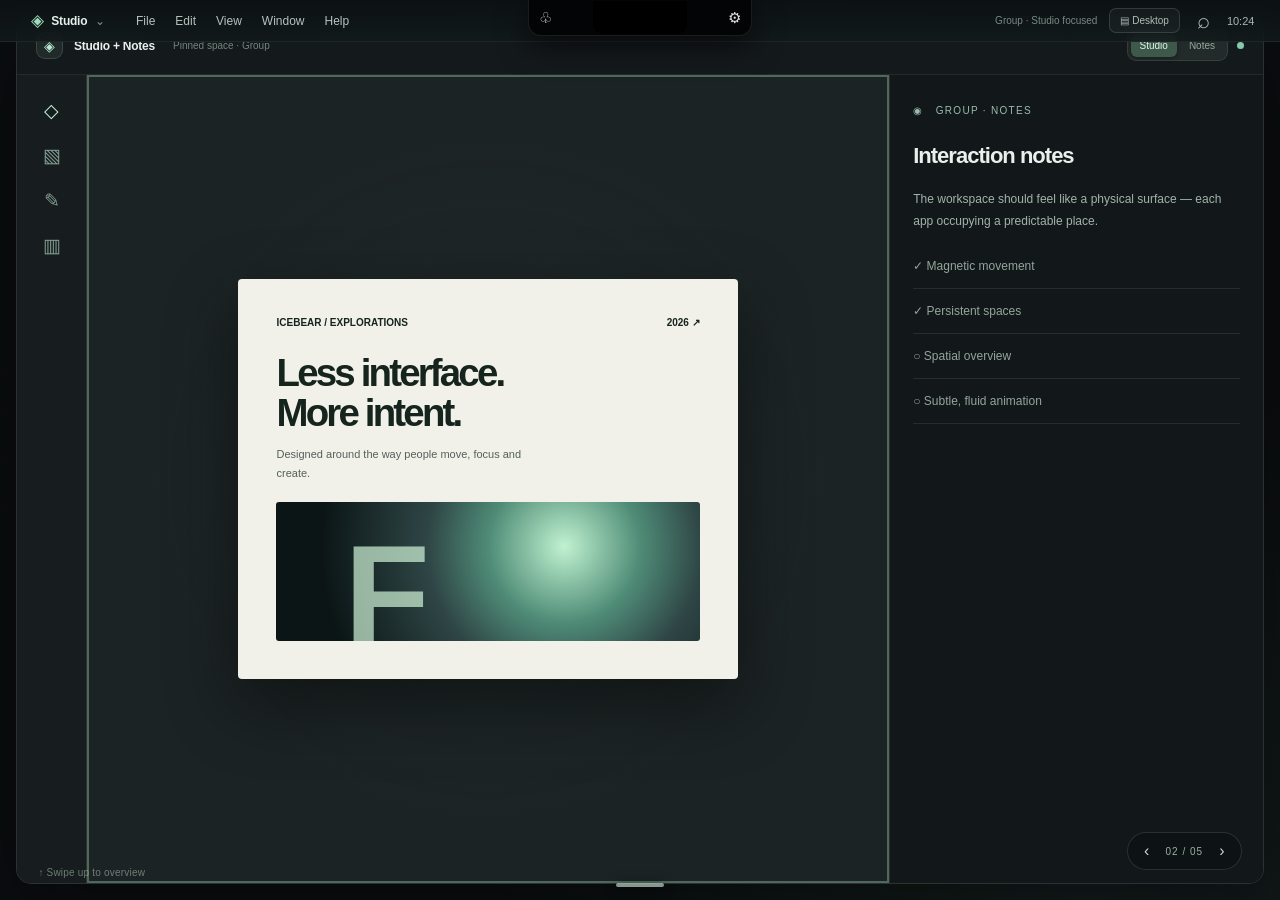
<file: docs/Flow_v1.0_Contextual_Menus.html>
<!doctype html>
<html lang="en">
<head>
<meta charset="utf-8">
<meta name="viewport" content="width=device-width,initial-scale=1,maximum-scale=1,viewport-fit=cover">
<meta name="theme-color" content="#0b0d0f">
<meta name="apple-mobile-web-app-capable" content="yes">
<meta name="apple-mobile-web-app-status-bar-style" content="black-translucent">
<meta name="apple-mobile-web-app-title" content="Flow">
<title>Flow 1.0 — Adaptive App Menus</title>
<style>
:root{color-scheme:dark;--bg:#0a0c0f;--surface:#13171a;--surface2:#1a2022;--ink:#eff3f0;--muted:#8b9995;--line:#ffffff18;--mint:#b4f3d3;--mint-2:#72ba9d;--ease:cubic-bezier(.22,1,.36,1)}
*{box-sizing:border-box}html,body{height:100%;height:100dvh;margin:0;overflow:hidden;background:var(--bg);color:var(--ink);font-family:Inter,ui-sans-serif,-apple-system,BlinkMacSystemFont,"Segoe UI",sans-serif;-webkit-font-smoothing:antialiased}button,input{font:inherit}button{color:inherit;cursor:pointer}button:focus-visible,input:focus-visible,.window:focus-visible{outline:2px solid var(--mint);outline-offset:3px}button:disabled{opacity:.32;cursor:default}button:not(:disabled){-webkit-tap-highlight-color:transparent}
#app{position:relative;width:100vw;height:100%;height:100dvh;isolation:isolate;overflow:hidden;background:#0b0e10;touch-action:none;user-select:none;-webkit-user-select:none}
#ambient{position:absolute;inset:0;background:radial-gradient(ellipse at 54% 12%,#26332e67 0%,transparent 44%),radial-gradient(ellipse at 85% 95%,#16201e 0%,transparent 39%),#0c0f11;pointer-events:none;z-index:0}
#ambient:after{content:"";position:absolute;inset:0;background-image:linear-gradient(#ffffff05 1px,transparent 1px),linear-gradient(90deg,#ffffff05 1px,transparent 1px);background-size:46px 46px;mask-image:linear-gradient(transparent,#0009 48%,transparent);opacity:.5}
/* The desk is permanent underneath the windows. */
#desk{position:absolute;inset:0;display:flex;align-items:center;justify-content:center;padding:calc(65px + env(safe-area-inset-top,0px)) max(24px,7vw) calc(45px + env(safe-area-inset-bottom,0px));opacity:0;transform:scale(.96) translateY(22px);pointer-events:none;transition:opacity .6s ease,transform .75s var(--ease);z-index:1}
#app[data-view="desk"] #desk{opacity:1;transform:scale(1) translateY(0);pointer-events:auto}
.desk-inner{width:min(910px,100%);position:relative}
.desk-eyebrow,.eyebrow{display:flex;align-items:center;gap:11px;font-weight:720;font-size:11px;letter-spacing:.18em;text-transform:uppercase;color:#b5c8be}
.desk-eyebrow:before{content:"";display:inline-block;width:8px;height:8px;background:#a3ebc9;border-radius:50%;box-shadow:0 0 18px #a3ebc960}
#desk h1{font-size:clamp(49px,7.9vw,116px);line-height:.97;letter-spacing:-.079em;font-weight:670;margin:27px 0 20px}
#desk h1 em{color:#9cdec0;font-style:normal}#desk .intro{font-size:clamp(14px,1.5vw,18px);color:#9bacaa;font-weight:430;max-width:520px;line-height:1.65;margin:0 0 38px}
.desk-search{border:1px solid #ffffff24;border-radius:15px;background:#ffffff0a;color:#9daaa5;width:min(590px,100%);height:59px;display:flex;align-items:center;gap:16px;text-align:left;padding:0 19px;transition:border .18s,background .18s;}
.desk-search:hover{border-color:#a6eaca77;background:#ffffff0d}.desk-search .search-key{margin-left:auto;border:1px solid #ffffff28;padding:5px 7px;border-radius:6px;color:#c9d4d0;font-size:11px;white-space:nowrap}
.home-lower{display:grid;grid-template-columns:minmax(0,1fr) minmax(0,.72fr);gap:37px;margin-top:44px}.home-section-head{font-size:11px;text-transform:uppercase;letter-spacing:.13em;font-weight:730;color:#899a93;margin-bottom:16px}.desk-pins{display:flex;flex-wrap:wrap;gap:10px}
.desk-pin{min-width:150px;flex:1;display:flex;align-items:center;gap:12px;border:1px solid #ffffff20;border-radius:13px;background:#ffffff0a;padding:15px 13px;text-align:left;transition:background .2s,border .2s}.desk-pin:hover{background:#ffffff17;border-color:#9ce4bd67}.desk-pin .pin-number{font-size:11px;color:#9ce5c6;font-weight:700}.desk-pin strong{font-size:13px;font-weight:680}.desk-pin small{font-size:10px;display:block;color:#788984;margin-top:4px}
.desk-tools{display:grid;grid-template-columns:repeat(4,minmax(0,1fr));gap:9px}.desk-tool{border:1px solid #ffffff15;border-radius:13px;background:#ffffff08;padding:15px 5px 13px;display:flex;flex-direction:column;gap:12px;align-items:center;font-size:11px;color:#b6c4be;transition:background .2s}.desk-tool:hover{background:#ffffff17}.desk-tool .ico{font-size:21px;color:#d5e4dd}
.desk-foot{display:flex;align-items:center;justify-content:space-between;gap:12px;margin-top:35px;font-size:11px;color:#6f8079}
/* World: each desktop app is the same stable surface in every view. */
#world{position:absolute;inset:0;z-index:5;overflow:hidden;pointer-events:none;touch-action:none}
.window{position:absolute;left:0;top:0;overflow:hidden;border:1px solid #ffffff1d;border-radius:15px;background:#111719;width:calc(100vw - 24px);height:calc(100dvh - 24px);transform-origin:top left;transform:translate3d(0,0,0);box-shadow:0 24px 85px #0008;transition:transform 860ms var(--ease),opacity 650ms ease,border-radius 860ms var(--ease),box-shadow 860ms ease;will-change:transform;opacity:1;pointer-events:none;}
#app[data-view="work"] .window.active{pointer-events:auto}#app[data-view="overview"] .window{pointer-events:auto;cursor:pointer}#app[data-dragging="true"] .window{transition:none!important}
.window.is-focused{border-color:#a3f1cc88}.window .w-content{height:100%;overflow:hidden;color:#e9f0ec;display:flex;flex-direction:column}
.window .chrome{height:58px;flex:none;display:flex;align-items:center;gap:11px;padding:0 19px;border-bottom:1px solid #ffffff12;background:#151a1de0}.chrome .mark{width:27px;height:27px;border:1px solid #ffffff21;border-radius:9px;display:grid;place-items:center;background:#202b29;font-size:14px;color:#baecd5}.chrome .app-name{font-size:12px;font-weight:690;letter-spacing:-.02em}.chrome .subname{font-size:10px;color:#72857c;margin-left:7px}.chrome .chrome-end{margin-left:auto;display:flex;align-items:center;gap:9px}.chrome .chip{border:1px solid #ffffff19;border-radius:7px;padding:6px 8px;color:#93a6a0;font-size:10px}.chrome .dot{width:7px;height:7px;border-radius:50%;background:#84c9a9}.body{flex:1;min-height:0}
/* Mail */
.mail-layout{display:grid;grid-template-columns:210px minmax(230px,34%) minmax(0,1fr);height:100%;background:#101416}.mail-side{padding:26px 16px;background:#14191b;border-right:1px solid #ffffff12}.mail-side h3{font-size:22px;letter-spacing:-.055em;margin:5px 10px 27px}.mail-side .section{font-size:10px;letter-spacing:.13em;color:#697e73;margin:30px 10px 14px;text-transform:uppercase}.mail-side .item{padding:12px 13px;color:#899d94;font-size:12px;border-radius:9px;margin-bottom:3px;display:flex;justify-content:space-between}.mail-side .item.on{background:#263e35;color:#cbf7df}.mail-list{border-right:1px solid #ffffff12}.mail-list-header{font-size:27px;font-weight:660;letter-spacing:-.055em;padding:26px 25px 20px}.mail-list .message{padding:20px 23px;border-bottom:1px solid #ffffff10}.mail-list .message.selected{background:#1d2a27}.message .topline{display:flex;justify-content:space-between;gap:4px;font-size:12px;font-weight:700}.message .topline small{color:#7e8c85;font-weight:500}.message .subj{font-size:12px;color:#b5c4bb;margin-top:9px}.message p{font-size:11px;color:#71827b;margin:6px 0 0;white-space:nowrap;overflow:hidden;text-overflow:ellipsis}.mail-reader{padding:31px clamp(28px,4vw,70px)}.reader-meta{color:#8ca299;letter-spacing:.12em;text-transform:uppercase;font-size:10px}.mail-reader h2{font-size:clamp(27px,3vw,49px);letter-spacing:-.065em;line-height:1.14;margin:22px 0}.reader-by{font-size:12px;color:#a8b7ad;padding-bottom:28px;border-bottom:1px solid #ffffff1b}.mail-reader p{font-size:clamp(12px,1.15vw,16px);line-height:1.9;color:#aebfb5;max-width:570px;margin:30px 0}.reader-attachment{display:inline-flex;border:1px solid #ffffff25;border-radius:11px;padding:17px 19px;gap:16px;align-items:center;font-size:12px;color:#d1dfd6}
/* Studio Group */
.studio-layout{height:100%;display:grid;grid-template-columns:70px minmax(0,1fr) minmax(225px,30%);background:#171d1e}.studio-rail{border-right:1px solid #ffffff19;padding:24px 0;display:flex;flex-direction:column;align-items:center;gap:22px;color:#829c91;font-size:19px}.studio-rail .selected{color:#c1f7d8}.studio-canvas{display:grid;place-items:center;background:radial-gradient(ellipse at center,#34443e33,transparent 60%),#1c2324;overflow:hidden}.artboard{width:min(500px,76%);aspect-ratio:1.25;background:#f1f0e9;border-radius:4px;padding:clamp(19px,3vw,45px);color:#15241d;box-shadow:0 25px 70px #0007;display:flex;flex-direction:column}.artboard-top{display:flex;justify-content:space-between;font-size:10px;font-weight:700}.artboard h2{font-size:clamp(22px,3vw,55px);line-height:1.03;letter-spacing:-.073em;font-weight:680;margin:25px 0 13px}.artboard .artlead{font-size:11px;line-height:1.65;max-width:280px;color:#53615b}.artboard-visual{flex:1;border-radius:3px;margin-top:20px;background:radial-gradient(circle at 68% 32%,#c0f2d0 0%,#4f8c77 25%,#2f4646 45%,#0b1516 80%);position:relative;overflow:hidden}.artboard-visual:after{content:"F";font-weight:780;font-size:clamp(65px,12vw,140px);position:absolute;left:16%;bottom:-25%;color:#d9ffe1aa;letter-spacing:-.11em}.studio-notes{padding:23px;border-left:1px solid #ffffff19;background:#121819}.notes-top{font-size:10px;letter-spacing:.13em;text-transform:uppercase;color:#9bbbad;margin:7px 0 27px}.studio-notes h3{font-size:22px;letter-spacing:-.045em;font-weight:600;margin:0 0 20px}.studio-notes p{font-size:12px;line-height:1.8;color:#a1b3a9}.note-line{border-bottom:1px solid #ffffff17;padding:15px 0;font-size:12px;color:#94a59b}
/* Browser */
.browser-layout{height:100%;background:#eaece5;color:#17231b}.browser-url{height:48px;display:flex;align-items:center;gap:15px;padding:0 23px;border-bottom:1px solid #14231f17;color:#5e7067;font-size:12px}.browser-url span:nth-child(2){background:#ffffff;border-radius:7px;padding:9px 15px;flex:1}.browser-page{padding:clamp(34px,6vw,95px) clamp(27px,8vw,120px);height:calc(100% - 48px);overflow:hidden}.browser-page .tag{font-size:10px;font-weight:760;letter-spacing:.16em;color:#60836a}.browser-page h2{font-size:clamp(43px,6.1vw,105px);line-height:.99;letter-spacing:-.085em;font-weight:640;margin:29px 0;max-width:850px}.browser-page h2 em{font-style:normal;color:#628e73}.browser-page p{font-size:14px;color:#61736a;line-height:1.65;max-width:410px}.browser-pill{display:inline-block;background:#1d3328;color:#e8ffee;border-radius:100px;padding:15px 23px;margin-top:24px;font-size:12px}
/* Terminal */
.terminal-layout{height:100%;display:grid;grid-template-columns:180px minmax(0,1fr);background:#0d1215}.terminal-side{padding:24px 18px;background:#151b1f;border-right:1px solid #ffffff14}.terminal-side h3{font-size:17px;font-weight:690;margin:0 0 26px}.terminal-side div{font-size:12px;color:#8c9e9a;padding:9px 7px}.terminal-side .sel{color:#baf2d4;background:#23372e;border-radius:7px}.terminal-main{font-family:ui-monospace,SFMono-Regular,Consolas,monospace;padding:30px clamp(22px,3vw,53px);font-size:clamp(12px,1.1vw,16px);line-height:2.05;color:#a8bdb1}.terminal-main .prompt{color:#93e5b7}.terminal-main .dim{color:#5f7a70}.terminal-main .blue{color:#8cabb9}.terminal-main .cursor{display:inline-block;background:#a6e8c6;width:9px;height:17px;vertical-align:-3px;animation:blink 1.1s steps(1) infinite}@keyframes blink{50%{opacity:0}}
/* Files */
.files-layout{height:100%;display:grid;grid-template-columns:200px minmax(0,1fr);background:#101618}.files-sidebar{background:#141b1c;border-right:1px solid #ffffff15;padding:26px 20px}.files-sidebar h3{font-size:20px;letter-spacing:-.04em;margin:0 0 28px}.files-sidebar .path{font-size:12px;padding:12px 11px;color:#97aa9f}.files-sidebar .path.on{color:#cbf5df;border-radius:7px;background:#20372d}.files-main{padding:30px clamp(25px,5vw,80px);overflow:hidden}.files-main h2{font-size:clamp(27px,3vw,44px);font-weight:650;letter-spacing:-.06em;margin:5px 0 10px}.files-main .files-note{font-size:11px;color:#81988a}.folder-grid{display:grid;grid-template-columns:repeat(3,1fr);gap:15px;margin-top:37px}.folder-item{border:1px solid #ffffff1a;background:#1b2525;border-radius:13px;padding:23px 18px;font-size:12px;color:#d2e0d7}.folder-item .folder-icon{color:#a3dcbf;font-size:26px;display:block;margin-bottom:20px}.folder-item small{display:block;color:#7b9488;margin-top:7px}
/* Header island stays independent of the spatial work. */
.hub{position:absolute;top:calc(env(safe-area-inset-top,0px) + 9px);left:50%;transform:translateX(-50%);z-index:50;touch-action:none;user-select:none}
.hub-inner{display:flex;align-items:center;justify-content:center;gap:13px;border-radius:100px;background:#050708;border:1px solid #ffffff19;box-shadow:0 10px 30px #0009;padding:0 14px;height:34px;min-width:126px;color:#edf5f0;font-size:11px}.hub-inner button{border:0;background:none;color:#dbe6e0;padding:4px 2px;font-size:14px}.hub-inner .signal{width:6px;height:6px;border-radius:50%;background:#9eddbb;box-shadow:0 0 8px #83e7bd80}.hub-inner .hublabel{font-size:10px;font-weight:700;letter-spacing:.04em}
#app[data-shell="notch"] .hub{top:env(safe-area-inset-top,0px)}#app[data-shell="notch"] .hub-inner{height:33px;min-width:304px;border-radius:0 0 16px 16px;border-top:0;justify-content:space-between;padding:0 13px;background:#030405}#app[data-shell="notch"] .hub-inner .hub-notch{width:120px;height:31px;background:#000;order:2;border-radius:0 0 10px 10px;margin:0 4px}#app[data-shell="notch"] .hub-inner .hub-left{order:1}#app[data-shell="notch"] .hub-inner .hub-right{order:3}#app[data-shell="notch"] .hub-inner .signal,#app[data-shell="notch"] .hub-inner .hublabel{display:none}
#app[data-shell="pill"] .hub-notch{display:none}#app[data-shell="pill"] .hub-inner .hub-left,#app[data-shell="pill"] .hub-inner .hub-right{display:none}
.hub-panel{position:absolute;left:50%;top:48px;transform:translateX(-50%) translateY(-8px);width:min(370px,calc(100vw - 32px));background:#141b1bf7;border:1px solid #ffffff27;border-radius:19px;padding:23px;box-shadow:0 23px 65px #000b;backdrop-filter:blur(30px);opacity:0;pointer-events:none;transition:opacity .22s,transform .25s var(--ease)}.hub-panel.open{transform:translateX(-50%) translateY(0);opacity:1;pointer-events:auto}.hub-panel h3{font-size:18px;letter-spacing:-.05em;margin:0 0 16px}.hub-panel .panel-row{display:flex;justify-content:space-between;align-items:center;gap:15px;padding:13px 0;border-bottom:1px solid #ffffff15;font-size:12px;color:#bfcec4}.hub-panel .panel-row:last-child{border-bottom:0}.hub-panel button{border:1px solid #ffffff22;border-radius:8px;background:#222d2a;padding:8px 11px;color:#e0e9e1}.panel-close{float:right;margin-top:-4px}.panel-grid{display:grid;grid-template-columns:1fr 1fr;gap:8px}.panel-grid button{padding:13px;text-align:left}
/* Stage controls */
#viewmeta{position:absolute;top:calc(env(safe-area-inset-top,0px) + 25px);left:clamp(20px,3vw,52px);z-index:30;opacity:0;transform:translateY(-12px);pointer-events:none;transition:opacity .36s,transform .44s var(--ease)}#app[data-view="overview"] #viewmeta{opacity:1;transform:none;pointer-events:auto}#viewmeta h2{font-size:clamp(29px,4vw,52px);letter-spacing:-.06em;margin:14px 0 0;font-weight:640}#viewmeta p{font-size:12px;color:#9bad9f;margin:10px 0 0}
#overview-tools{position:absolute;z-index:35;bottom:calc(45px + env(safe-area-inset-bottom,0px));left:50%;transform:translateX(-50%) translateY(20px);background:#171e1dec;border:1px solid #ffffff26;border-radius:15px;padding:7px;display:flex;align-items:center;gap:5px;box-shadow:0 12px 40px #0007;opacity:0;pointer-events:none;transition:opacity .25s,transform .34s var(--ease);white-space:nowrap}#app[data-view="overview"] #overview-tools{opacity:1;transform:translateX(-50%);pointer-events:auto}#overview-tools button{background:transparent;border:0;padding:10px 12px;border-radius:8px;font-size:11px;color:#c0d2c7}#overview-tools button:hover{background:#ffffff17}#overview-tools button.main{background:#bddfc9;color:#192820;font-weight:720}.tool-divider{height:19px;width:1px;background:#ffffff2b}
#overview-captions{position:absolute;inset:0;pointer-events:none;z-index:12;opacity:0;transition:opacity .3s}#app[data-view="overview"] #overview-captions{opacity:1}.caption{position:absolute;display:flex;justify-content:space-between;align-items:center;gap:10px;font-size:12px;font-weight:680;transition:transform .85s var(--ease),opacity .3s;color:#d5e3d9;white-space:nowrap;pointer-events:none}.caption .number{display:inline-flex;justify-content:center;align-items:center;border:1px solid #9cd5b35f;color:#adebc6;border-radius:6px;padding:3px 5px;font-size:10px;margin-right:8px}.caption .captype{font-size:10px;font-weight:500;color:#7d9b8b;margin-left:auto}
#railnav{position:absolute;top:50%;left:0;right:0;z-index:34;display:flex;justify-content:space-between;pointer-events:none;opacity:0;transition:opacity .2s}#app[data-view="overview"] #railnav{opacity:1}#railnav button{pointer-events:auto;width:38px;height:62px;border:1px solid #ffffff28;background:#17201cda;color:#d7e9dd;font-size:25px;backdrop-filter:blur(20px)}#railnav button:first-child{border-radius:0 13px 13px 0}#railnav button:last-child{border-radius:13px 0 0 13px}
#work-indicator{position:absolute;right:clamp(20px,3vw,52px);bottom:calc(30px + env(safe-area-inset-bottom,0px));z-index:22;display:flex;gap:8px;align-items:center;border:1px solid #ffffff20;background:#0d1314c9;border-radius:100px;padding:7px 10px;opacity:1;transition:opacity .3s;backdrop-filter:blur(15px)}#app:not([data-view="work"]) #work-indicator{opacity:0;pointer-events:none}#work-indicator button{border:0;background:none;color:#c3d8cb;font-size:16px;padding:2px 6px}#work-indicator span{font-size:10px;letter-spacing:.1em;color:#9cb0a3;min-width:42px;text-align:center}
#bottom-gesture{position:absolute;bottom:calc(env(safe-area-inset-bottom,0px) + 2px);left:50%;z-index:54;transform:translateX(-50%);width:126px;height:27px;background:transparent;border:0;display:grid;place-items:center;touch-action:none}#bottom-gesture:after{content:"";width:48px;height:4px;border-radius:99px;background:#c7dfd2a9;box-shadow:0 0 11px #0008;transition:width .2s,background .2s}#bottom-gesture:hover:after{width:65px;background:#b4f9d2}
#gesture-hint{position:absolute;z-index:24;bottom:calc(22px + env(safe-area-inset-bottom,0px));left:clamp(16px,3vw,52px);font-size:10px;color:#a5b9ac9a;pointer-events:none;letter-spacing:.02em;transition:opacity .2s}
/* Search and app drawer */
#shade{position:absolute;inset:0;z-index:70;background:#040706aa;opacity:0;pointer-events:none;transition:opacity .22s;backdrop-filter:blur(7px)}#shade.open{opacity:1;pointer-events:auto}
#palette{position:absolute;z-index:71;left:50%;top:clamp(90px,17vh,190px);transform:translateX(-50%) translateY(-18px) scale(.98);width:min(620px,calc(100vw - 28px));background:#151b1a;border:1px solid #ffffff35;border-radius:18px;box-shadow:0 28px 100px #000c;opacity:0;pointer-events:none;transition:opacity .23s,transform .27s var(--ease);overflow:hidden}#palette.open{opacity:1;pointer-events:auto;transform:translateX(-50%) scale(1)}.pal-inputrow{padding:17px;display:flex;align-items:center;gap:12px;border-bottom:1px solid #ffffff1b}.pal-inputrow input{background:transparent;border:0;outline:0;flex:1;color:#f0f8f2;font-size:16px;min-width:0}.pal-inputrow input::placeholder{color:#74867b}.pal-results{padding:10px;max-height:370px;overflow-y:auto;touch-action:pan-y}.pal-result{display:flex;gap:13px;align-items:center;width:100%;border:0;border-radius:10px;background:transparent;padding:13px;color:#dbe9e0;text-align:left;font-size:13px}.pal-result:hover,.pal-result:focus-visible{background:#283b30}.pal-result .result-icon{width:32px;height:32px;border-radius:9px;background:#293a31;display:grid;place-items:center;color:#b8edce;font-size:16px}.pal-result span small{display:block;color:#7f9587;margin-top:3px;font-size:10px}.pal-result .jump{margin-left:auto;color:#819a8a;font-size:11px}.pal-footer{padding:12px 17px;border-top:1px solid #ffffff17;font-size:10px;color:#819489}
#toast{position:absolute;z-index:90;left:50%;bottom:75px;transform:translateX(-50%) translateY(10px);padding:12px 17px;max-width:90vw;border:1px solid #87d7ab66;border-radius:10px;background:#173025ee;color:#d0f6df;font-size:12px;opacity:0;pointer-events:none;transition:opacity .25s,transform .25s;box-shadow:0 8px 25px #0007;text-align:center}#toast.visible{opacity:1;transform:translateX(-50%)}
#help{position:absolute;z-index:31;bottom:calc(58px + env(safe-area-inset-bottom,0px));right:clamp(20px,3vw,52px);border:1px solid #ffffff24;background:#101717aa;border-radius:50px;padding:8px 12px;font-size:11px;color:#b2c2b9;opacity:.8}#help:hover{opacity:1}#app[data-view="work"] #help{display:none}
@media(max-width:1050px){.mail-layout{grid-template-columns:160px minmax(215px,46%) 1fr}.mail-side{padding:22px 10px}.mail-reader{padding:25px 23px}.studio-layout{grid-template-columns:48px minmax(0,1fr) minmax(170px,34%)}.studio-rail{font-size:15px}.studio-notes{padding:15px}.artboard{width:82%}.folder-grid{grid-template-columns:repeat(2,minmax(0,1fr))}}
@media(max-width:680px){#desk{padding:75px 25px 55px;align-items:center}#desk h1{margin:19px 0 12px;font-size:clamp(55px,12vw,78px)}#desk .intro{margin:0 0 26px;line-height:1.5;font-size:14px}.desk-search{height:55px}.home-lower{grid-template-columns:1fr;gap:27px;margin-top:30px}.desk-pins{flex-wrap:nowrap}.desk-pin{min-width:0;padding:13px 10px;gap:8px}.desk-tools{gap:5px}.desk-tool{padding:12px 3px 10px}.desk-foot{margin-top:27px;font-size:10px}.window .chrome{height:47px;padding:0 12px}.chrome .subname{display:none}.mail-layout{grid-template-columns:72px 1fr}.mail-side{padding:15px 5px}.mail-side h3,.mail-side .section,.mail-side .item:not(.on){display:none}.mail-side .item.on{padding:10px 5px;font-size:10px;text-align:center}.mail-reader{display:none}.mail-list-header{font-size:24px;padding:25px 19px}.mail-list .message{padding:18px}.studio-layout{grid-template-columns:40px minmax(0,1fr);grid-template-rows:minmax(0,57%) minmax(0,43%)}.studio-rail{grid-row:1/3;padding:20px 0}.studio-canvas{grid-column:2;grid-row:1;min-height:0}.studio-notes{grid-column:2;grid-row:2;border-top:1px solid #ffffff20;border-left:0;overflow:hidden;padding:14px}.studio-notes h3{font-size:17px;margin-bottom:5px}.studio-notes p{font-size:10px;margin:4px}.note-line{padding:7px;font-size:10px}.artboard{width:78%;max-height:92%;aspect-ratio:1.6;padding:13px}.artboard h2{font-size:22px;margin:9px 0}.artboard .artlead{display:none}.artboard-visual{margin-top:6px}.terminal-layout,.files-layout{grid-template-columns:65px 1fr}.terminal-side,.files-sidebar{padding:19px 6px}.terminal-side h3,.files-sidebar h3{font-size:10px}.terminal-side div,.files-sidebar .path{font-size:10px;padding:9px 3px}.terminal-main{font-size:11px}.files-main{padding:21px 15px}.folder-grid{gap:9px;margin-top:25px}.folder-item{padding:15px 11px}.browser-page{padding:38px 25px}.browser-page h2{font-size:clamp(43px,11vw,64px)}#viewmeta{top:calc(env(safe-area-inset-top,0px) + 58px);left:23px}#viewmeta h2{font-size:31px}#viewmeta p{font-size:11px}#overview-tools{bottom:calc(45px + env(safe-area-inset-bottom,0px));max-width:96vw}#overview-tools button{padding:9px;font-size:10px}#gesture-hint{font-size:9px;max-width:52vw}#work-indicator{right:16px;bottom:calc(26px + env(safe-area-inset-bottom,0px))}#help{right:20px}}
@media(max-width:380px),(max-height:670px){#desk h1{font-size:46px}#desk .intro{font-size:12px;margin-bottom:18px}.home-lower{margin-top:22px;gap:18px}.desk-inner{max-height:90vh;overflow-y:auto}.desk-foot{margin-top:16px}.desk-pin{padding:9px}.desk-tool{padding:9px 2px}#desk{padding-top:54px}}

/* In portrait, Groups are spatially the same space but adapt to a vertical split. */
@media(orientation:portrait) and (max-width:1100px){
 .studio-layout{grid-template-columns:48px minmax(0,1fr);grid-template-rows:minmax(0,57%) minmax(0,43%)}
 .studio-rail{grid-column:1;grid-row:1/3}
 .studio-canvas{grid-column:2;grid-row:1;min-height:0}
 .studio-notes{grid-column:2;grid-row:2;border-left:0;border-top:1px solid #ffffff21;min-height:0;overflow:auto;touch-action:pan-y;padding:19px 21px}
 .artboard{width:min(570px,84%);max-height:90%;aspect-ratio:1.5}
 .artboard h2{font-size:clamp(25px,4vw,47px)}
 .studio-notes h3{font-size:clamp(18px,2.4vw,25px)}
}
@media(prefers-reduced-motion:reduce){*,*:before,*:after{transition-duration:.01ms!important;animation-duration:.01ms!important}}

/* Flow 1.0 — a quiet, context-sensitive app command layer. The system island never owns app commands. */
.appbar{position:absolute;z-index:45;top:env(safe-area-inset-top,0px);left:0;right:0;height:42px;padding:0 clamp(14px,2vw,28px);display:flex;align-items:center;justify-content:space-between;gap:18px;background:linear-gradient(180deg,#0c1114f5,#121a1bcc);border-bottom:1px solid #ffffff16;backdrop-filter:blur(28px);transition:opacity .25s,transform .35s var(--ease);pointer-events:auto}
#app:not([data-view="work"]) .appbar{opacity:0;transform:translateY(-45px);pointer-events:none}
.appbar-left,.appbar-right{display:flex;align-items:center;gap:12px;min-width:0}.appbar-left{position:relative;z-index:1;max-width:calc(50% - 100px)}.appbar-right{margin-left:auto;justify-content:flex-end;z-index:1}
.focused-app-trigger{display:flex;align-items:center;gap:8px;white-space:nowrap;flex-shrink:0;background:transparent;border:0;border-radius:8px;padding:7px 10px 7px 5px;font-size:12px;color:#e7efeb;letter-spacing:-.02em}.focused-app-trigger strong{font-weight:710}.focused-app-trigger:hover,.focused-app-trigger[aria-expanded="true"]{background:#ffffff17}.app-trigger-chevron{color:#84978d;font-size:12px}.focused-app-trigger #focused-app-symbol{color:#a1dcbc;font-size:17px}
.desktop-menu-buttons{display:flex;align-items:center;gap:2px;min-width:0}.desktop-menu-buttons button{border:0;background:transparent;color:#b5c2bc;padding:8px 9px;font-size:12px;border-radius:7px;white-space:nowrap}.desktop-menu-buttons button:hover,.desktop-menu-buttons button.selected{background:#b4f3d320;color:#e8f7ed}
.appbar-right button{border:1px solid #ffffff23;border-radius:7px;background:#ffffff09;padding:6px 10px;color:#aebfb5;font-size:10px;white-space:nowrap}.appbar-right button:hover{background:#ffffff1c}.appbar-right .top-search{border:0;background:transparent;font-size:22px;padding:0 5px}.status-time{font-size:11px;color:#a9b9ae;white-space:nowrap}.menu-context-hint{color:#778b80;font-size:10px;white-space:nowrap}
#app[data-device="desktop"] .hub{top:env(safe-area-inset-top,0px)}
#app[data-device="desktop"] .hub-inner{height:36px;min-width:224px;width:224px;border-radius:0 0 13px 13px;border-top:0;justify-content:space-between;padding:0 8px;background:#030405}
#app[data-device="desktop"] .hub-inner .hub-notch{display:block;width:94px;height:33px;background:#000;order:2;border-radius:0 0 10px 10px;margin:0;flex:none}
#app[data-device="desktop"] .hub-inner .hub-left{display:inline-block;order:1}#app[data-device="desktop"] .hub-inner .hub-right{display:inline-block;order:3}
#app[data-device="desktop"] .hub-inner .signal,#app[data-device="desktop"] .hub-inner .hublabel,#app[data-device="desktop"] .hub-inner #hub-status{display:none}
#app[data-device="desktop"] .hub-inner button{font-size:15px}
#app[data-device="desktop"] .hub-panel{top:48px}
#appmenu-shade{position:absolute;inset:0;z-index:58;pointer-events:none;background:transparent;opacity:0}#appmenu-shade.open{pointer-events:auto}
.appmenu{position:absolute;left:26px;top:calc(env(safe-area-inset-top,0px) + 46px);width:min(315px,calc(100vw - 28px));max-height:min(560px,70dvh);overflow-y:auto;touch-action:pan-y;background:#171e1df5;border:1px solid #ffffff2c;border-radius:14px;box-shadow:0 25px 85px #000d;backdrop-filter:blur(34px);z-index:59;opacity:0;transform:translateY(-7px) scale(.98);pointer-events:none;transition:opacity .15s,transform .2s var(--ease)}.appmenu.open{opacity:1;transform:none;pointer-events:auto}
.appmenu-head{padding:17px 18px 12px;border-bottom:1px solid #ffffff1a}.appmenu-head strong{font-size:15px;font-weight:670;display:block}.appmenu-head small{font-size:10px;display:block;color:#94a69b;margin-top:5px}.appmenu-section{padding:7px}.appmenu-section-label{font-size:10px;letter-spacing:.12em;text-transform:uppercase;color:#82988b;margin:12px 12px 6px;font-weight:700}.appmenu-command{width:100%;display:flex;justify-content:space-between;align-items:center;gap:12px;padding:11px 11px;border:0;background:transparent;color:#e2ede5;text-align:left;border-radius:8px;font-size:12px}.appmenu-command:hover,.appmenu-command:focus-visible{background:#2a4638}.appmenu-command .cmd-right{color:#8da598;font-size:10px;white-space:nowrap}.appmenu-divider{height:1px;background:#ffffff18;margin:7px 11px}.appmenu-foot{border-top:1px solid #ffffff1b;padding:10px 16px;color:#849b8d;font-size:10px;display:flex;align-items:center;justify-content:space-between;gap:10px}.appmenu-foot button{background:transparent;border:0;color:#b5e7c7;font-size:10px;padding:4px}
#app[data-device="tablet"] .appbar{height:46px;background:transparent;border:0;backdrop-filter:none;pointer-events:none;padding:0 max(13px,env(safe-area-inset-left,0px))}
#app[data-device="tablet"] .appbar-left,#app[data-device="tablet"] .appbar-right{pointer-events:auto;max-width:none}
#app[data-device="tablet"] .focused-app-trigger{border:1px solid #ffffff27;background:#0b1214eb;border-radius:99px;padding:7px 12px;box-shadow:0 5px 25px #0009}
#app[data-device="tablet"] .desktop-menu-buttons,#app[data-device="tablet"] .menu-context-hint,#app[data-device="tablet"] .status-time{display:none}
#app[data-device="tablet"] .appbar-right #mode-switch{font-size:0;padding:8px 9px;border-radius:99px;background:#0b1214eb}#app[data-device="tablet"] .appbar-right #mode-switch:before{content:'▣';font-size:12px}
#app[data-device="tablet"] .appbar-right .top-search{border-radius:99px;background:#0b1214eb;border:1px solid #ffffff25;padding:3px 10px;line-height:1.1}
#app[data-device="tablet"] .hub{top:calc(env(safe-area-inset-top,0px) + 6px)}#app[data-device="tablet"] .hub-inner{height:32px;min-width:114px;width:auto;border-radius:99px;border:1px solid #ffffff2b;justify-content:center;gap:10px;padding:0 15px}#app[data-device="tablet"] .hub-notch,#app[data-device="tablet"] .hub-left,#app[data-device="tablet"] .hub-right{display:none!important}#app[data-device="tablet"] .hub-inner .signal,#app[data-device="tablet"] .hub-inner .hublabel,#app[data-device="tablet"] .hub-inner #hub-status{display:inline-block}
#app[data-device="tablet"] .hub-panel{top:46px}#app[data-device="tablet"] .appmenu{left:max(11px,env(safe-area-inset-left,0px));top:calc(env(safe-area-inset-top,0px) + 56px);width:min(390px,calc(100vw - 22px));border-radius:19px}
#app[data-device="tablet"] .appmenu-command{font-size:14px;min-height:46px;padding:12px 15px}#app[data-device="tablet"] .appmenu-section-label{margin:16px 15px 7px}
.group-focus-switch{display:flex;gap:3px;background:#222b29;padding:3px;border-radius:9px;border:1px solid #ffffff18;margin-left:4px}.group-focus-switch button{border:0;background:transparent;color:#95a89b;padding:6px 9px;border-radius:6px;font-size:10px}.group-focus-switch button.on{background:#3e594b;color:#ddf5e7;box-shadow:0 1px 4px #0005}
.studio-canvas,.studio-notes{cursor:pointer;transition:box-shadow .15s}.studio-canvas.group-active{box-shadow:inset 0 0 0 2px #94cba86b}.studio-notes.group-active{box-shadow:inset 0 0 0 2px #94cba86b}
.demo-edit-field{margin-top:14px;background:#23312b;border:1px solid #87c8a369;border-radius:8px;padding:10px;color:#d9f5e4;outline:none;font-size:12px;min-height:40px;width:100%}
@media(max-width:1080px){.menu-context-hint{display:none}.desktop-menu-buttons button:nth-last-child(-n+2){display:none}}
@media(max-width:780px){#app[data-device="desktop"] .appbar-left{max-width:calc(50% - 105px)}.desktop-menu-buttons button{padding:8px 6px}.desktop-menu-buttons button:nth-child(n+3){display:none}.status-time{display:none}}
@media(max-width:560px){#app[data-device="tablet"] .appbar-right #mode-switch{display:none}.appbar{padding-left:10px;padding-right:10px}#app[data-device="tablet"] .focused-app-trigger{font-size:11px;padding:6px 9px}#app[data-device="tablet"] .focused-app-trigger #focused-app-symbol{display:none}#app[data-device="tablet"] .appbar-right .top-search{display:none}}

</style>
</head>
<body>
<div id="app" data-view="work" data-shell="notch" data-device="desktop" data-dragging="false">
  <div id="ambient"></div>
  <main id="desk" aria-label="Your desk">
    <div class="desk-inner">
      <div class="desk-eyebrow">Flow / Your desk</div>
      <h1>Everything<br>in its <em>place.</em></h1>
      <p class="intro">Your tools are here. Your work is right where you left it.</p>
      <button class="desk-search" id="desk-search"><span style="font-size:20px">⌕</span><span>Search anything, start anywhere…</span><span class="search-key">⌘ K</span></button>
      <div class="home-lower">
        <section><div class="home-section-head">Pinned spaces</div><div class="desk-pins" id="desk-pins"></div></section>
        <section><div class="home-section-head">Tools</div><div class="desk-tools">
          <button class="desk-tool" data-tool="search"><span class="ico">⌕</span>Search</button>
          <button class="desk-tool" data-tool="apps"><span class="ico">▦</span>Apps</button>
          <button class="desk-tool" data-tool="files"><span class="ico">▤</span>Files</button>
          <button class="desk-tool" data-tool="settings"><span class="ico">⚙</span>Settings</button>
        </div></section>
      </div>
      <div class="desk-foot"><span id="desk-summary">5 spaces · 2 pinned · 1 Group</span><span>Swipe down to return to work ↓</span></div>
    </div>
  </main>
  <!-- App commands are independent from the System Island; the full menu is provided only as a demo for supported apps. -->
  <div id="appbar" class="appbar" aria-label="Contextual application controls">
    <div class="appbar-left" id="appbar-left">
      <button id="focused-app-trigger" class="focused-app-trigger" aria-haspopup="menu" aria-expanded="false" title="Application commands"><span id="focused-app-symbol">◈</span><strong id="focused-app-label">Studio</strong><span class="app-trigger-chevron">⌄</span></button>
      <div id="desktop-menu-buttons" class="desktop-menu-buttons" aria-label="Application menu categories"></div>
    </div>
    <div class="appbar-right"><span id="menu-context-hint" class="menu-context-hint">Focused: Studio</span><button id="mode-switch" title="Switch tablet / desktop preview">▤ Desktop</button><button id="top-search" class="top-search" title="Universal search · ⌘K">⌕</button><span class="status-time" id="status-time">10:24</span></div>
  </div>
  <div id="appmenu-shade" aria-hidden="true"></div>
  <div id="appmenu" class="appmenu" role="menu" aria-label="Application commands"><div id="appmenu-content"></div></div>
  <div id="world" aria-label="Flow spaces"></div>
  <div id="overview-captions"></div>
  <div id="viewmeta"><div class="eyebrow">Your work / Main display</div><h2>Overview<span style="color:#a6e3c3">.</span></h2><p>Every space in its place. Select one to return.</p></div>
  <div id="railnav"><button id="rail-prev" aria-label="Previous spaces">‹</button><button id="rail-next" aria-label="Next spaces">›</button></div>
  <div id="overview-tools"><button id="overview-work">↗ Open selected</button><div class="tool-divider"></div><button id="overview-pin">♧ Pin space</button><button id="overview-left">←</button><button id="overview-right">→</button><div class="tool-divider"></div><button id="overview-desk" class="main">↓ Your desk</button></div>
  <div id="work-indicator"><button id="work-left" aria-label="Previous space">‹</button><span id="work-count">02 / 05</span><button id="work-right" aria-label="Next space">›</button></div>
  <div class="hub" id="hub">
    <div class="hub-inner" id="hub-target" role="button" tabindex="0" aria-label="Flow system island. Swipe left for notifications, right for settings, down for desk. Tap for menu.">
      <button class="hub-left" id="hub-notify" aria-label="Notifications">♧</button><span class="hub-notch"></span><button class="hub-right" id="hub-settings" aria-label="Settings">⚙</button>
      <span class="signal"></span><span class="hublabel">Flow</span><span style="font-size:11px;color:#799488" id="hub-status">•••</span>
    </div>
    <div class="hub-panel" id="hub-panel" aria-label="System controls"><button class="panel-close" id="panel-close" aria-label="Close">×</button><div id="hub-panel-content"></div></div>
  </div>
  <button id="bottom-gesture" aria-label="Reveal Overview or Desk" title="Reveal workspace"></button>
  <div id="gesture-hint">↑ Swipe up to reveal your work</div>
  <button id="help" title="Keyboard and gestures">? Shortcuts</button>
  <div id="shade"></div><div id="palette" role="dialog" aria-label="Universal search"><div class="pal-inputrow"><span style="font-size:23px;color:#abdec2">⌕</span><input id="search-input" type="search" placeholder="Search apps, spaces, and app commands…" autocomplete="off"><button id="search-close" style="background:none;border:0;color:#9ba9a0;font-size:20px">×</button></div><div id="search-results" class="pal-results"></div><div class="pal-footer">Enter to open the first result · Esc to close</div></div>
  <div id="toast" role="status" aria-live="polite"></div>
</div>
<script>
(()=>{
  'use strict';
  const $=sel=>document.querySelector(sel),app=$('#app'),world=$('#world'),captions=$('#overview-captions');
  const icons={mail:'✉',studio:'◈',browser:'◎',terminal:'⌘',files:'▤'};
  const spaces=[
    {id:'mail',label:'Mail',kind:'mail',pinned:true,group:false},
    {id:'studio',label:'Studio + Notes',kind:'studio',pinned:true,group:true},
    {id:'browser',label:'Browser',kind:'browser',pinned:false,group:false},
    {id:'terminal',label:'Terminal',kind:'terminal',pinned:false,group:false},
    {id:'files',label:'Files',kind:'files',pinned:false,group:false}
  ];
  let view='work',active=1,selected=1,offset=0,railIndex=0,shell='notch',panel='',drag=null,dragDx=0,toastTimer=null,suppressClickUntil=0;
  let deviceMode=(matchMedia('(pointer: coarse)').matches ? 'tablet':'desktop'),groupFocus='studio',openAppMenu='',lastAppAction='';app.dataset.device=deviceMode;app.dataset.shell=deviceMode==='tablet'?'pill':'notch';shell=app.dataset.shell;
  const bodyByKind={
    mail:`<div class="mail-layout"><aside class="mail-side"><h3>Mail<span style="color:#9ceac2">.</span></h3><div class="item on">▣ &nbsp; Inbox <span>4</span></div><div class="item">↗ &nbsp; Sent</div><div class="item">☆ &nbsp; Starred</div><div class="section">Workspaces</div><div class="item">✦ &nbsp; Projects</div><div class="item">○ &nbsp; Personal</div></aside><div class="mail-list"><div class="mail-list-header">Inbox <span style="font-size:12px;color:#8eab99">04</span></div><div class="message selected"><div class="topline">Emma Laurent <small>09:42</small></div><div class="subj">The next chapter</div><p>Everything is ready for our review.</p></div><div class="message"><div class="topline">Design team <small>Yesterday</small></div><div class="subj">Friday's design notes</div><p>A few things worth sharing...</p></div><div class="message"><div class="topline">Alex Morgan <small>Tue</small></div><div class="subj">Project direction</div><p>Really liking where this is heading.</p></div><div class="message"><div class="topline">Nora Fischer <small>Mon</small></div><div class="subj">New concepts</div><p>Attaching the latest proposals.</p></div></div><div class="mail-reader"><div class="reader-meta">Conversation / Design</div><h2>The next chapter</h2><div class="reader-by">Emma Laurent · 9:42 AM</div><p>Hi there,<br><br>We went through the latest concepts and the direction looks excellent. The simplicity of the interaction is what really stands out.</p><p>Looking forward to exploring the next iteration together.</p><div class="reader-attachment">◈ &nbsp; Project overview &nbsp; ↗</div></div></div>`,
    studio:`<div class="studio-layout"><div class="studio-rail"><span class="selected">◇</span><span>▧</span><span>✎</span><span>▥</span></div><div class="studio-canvas"><div class="artboard"><div class="artboard-top"><span>ICEBEAR / EXPLORATIONS</span><span>2026 ↗</span></div><h2>Less interface.<br>More intent.</h2><div class="artlead">Designed around the way people move, focus and create.</div><div class="artboard-visual"></div></div></div><div class="studio-notes"><div class="notes-top">◉ &nbsp; Group · Notes</div><h3>Interaction notes</h3><p>The workspace should feel like a physical surface — each app occupying a predictable place.</p><div class="note-line">✓ Magnetic movement</div><div class="note-line">✓ Persistent spaces</div><div class="note-line">○ Spatial overview</div><div class="note-line">○ Subtle, fluid animation</div></div></div>`,
    browser:`<div class="browser-layout"><div class="browser-url"><span>‹ &nbsp; › &nbsp; ⟳</span><span>◉ &nbsp; explore.flow.design</span><span>☆</span></div><div class="browser-page"><div class="tag">EXPERIMENTAL INTERFACES / VOL. 01</div><h2>Ideas become <em>interfaces.</em></h2><p>Designing a more natural relationship between the way we think and the tools we use.</p><span class="browser-pill">Explore the concept &nbsp; ↗</span></div></div>`,
    terminal:`<div class="terminal-layout"><div class="terminal-side"><h3>Explorer</h3><div class="sel">▾ flow-shell</div><div>├ components</div><div>├ controller</div><div>├ nix</div><div>└ README.md</div></div><div class="terminal-main"><div class="dim">Last login: Today on flow-dev</div><br><div><span class="prompt">flow@nixos</span> <span class="blue">~/flow-shell $</span> nix develop</div><div>✓ Development shell ready</div><div><span class="prompt">flow@nixos</span> <span class="blue">~/flow-shell $</span> quickshell -c flow</div><div class="dim">[flow] compositor: niri</div><div class="dim">[flow] display: main (2880×1800)</div><div class="dim">[flow] 5 spaces, 2 pinned</div><div class="dim">[flow] system island loaded</div><div><span class="prompt">flow@nixos</span> <span class="blue">~/flow-shell $</span> <span class="cursor"></span></div></div></div>`,
    files:`<div class="files-layout"><div class="files-sidebar"><h3>Files</h3><div class="path on">⌂ &nbsp; Home</div><div class="path">▤ &nbsp; Documents</div><div class="path">◈ &nbsp; Projects</div><div class="path">⌑ &nbsp; Downloads</div></div><div class="files-main"><h2>Your files</h2><div class="files-note">Local · Flow user</div><div class="folder-grid"><div class="folder-item"><span class="folder-icon">▰</span>Projects<small>14 files</small></div><div class="folder-item"><span class="folder-icon">▰</span>Documents<small>27 files</small></div><div class="folder-item"><span class="folder-icon">▰</span>Designs<small>8 files</small></div><div class="folder-item"><span class="folder-icon">▰</span>Downloads<small>4 files</small></div><div class="folder-item"><span class="folder-icon">▰</span>Shared<small>12 files</small></div><div class="folder-item"><span class="folder-icon">▰</span>Archive<small>31 files</small></div></div></div></div>`
  };
  function makeWindow(s){const el=document.createElement('article');el.className='window';el.dataset.id=s.id;el.setAttribute('tabindex','0');el.setAttribute('aria-label',s.label+' Flow space');el.innerHTML=`<div class="w-content"><header class="chrome"><span class="mark">${icons[s.kind]}</span><span class="app-name">${s.label}</span><span class="subname">${s.pinned?'Pinned space':'Temporary space'}${s.group?' · Group':''}</span><div class="chrome-end">${s.group?'<div class="group-focus-switch" aria-label="Focused app in Group"><button type="button" data-group-focus="studio" class="on">Studio</button><button type="button" data-group-focus="notes">Notes</button></div>':'<span class="chip">1 app</span>'}<span class="dot"></span></div></header><div class="body">${bodyByKind[s.kind]}</div></div>`;el.addEventListener('click',()=>{if(performance.now()<suppressClickUntil)return;if(view==='overview'){selected=spaces.findIndex(x=>x.id===s.id);active=selected;setView('work');}});if(s.group){el.querySelectorAll('[data-group-focus]').forEach(b=>b.addEventListener('click',ev=>{ev.stopPropagation();setGroupFocus(b.dataset.groupFocus)}));el.querySelector('.studio-canvas')?.addEventListener('pointerdown',()=>setGroupFocus('studio'));el.querySelector('.studio-notes')?.addEventListener('pointerdown',()=>setGroupFocus('notes'));}world.appendChild(el);return el;}
  const elements=new Map(spaces.map(s=>[s.id,makeWindow(s)]));
  const capEls=new Map(spaces.map(s=>{let el=document.createElement('div');el.className='caption';el.innerHTML=`<div><span class="number"></span><span class="name"></span></div><span class="captype"></span>`;captions.appendChild(el);return[s.id,el];}));
  // Supported application commands are simulated in this prototype. Their availability
  // follows keyboard/touch focus; native Linux apps would use toolkit or accessibility APIs.
  const menus={
    mail:{name:'Mail',icon:'✉',sections:{File:[['Compose message','⌘ N','compose'],['Save draft','⌘ S','draft'],['Export message…','','export']],Edit:[['Mark as read','','read'],['Move to archive','','archive']],View:[['Show inbox','','inbox']],Window:[['Open Mail space','','jump-mail']],Help:[['About Mail','','about']]}},
    studio:{name:'Studio',icon:'◈',sections:{File:[['New design','⌘ N','new-design'],['Save project','⌘ S','save'],['Export frame…','⇧ ⌘ E','export']],Edit:[['Duplicate layer','⌘ D','duplicate'],['Copy style','','copy-style']],View:[['Fit canvas','','fit'],['Toggle notes panel','','focus-notes']],Window:[['Return to pinned space','','jump-studio']],Help:[['Studio shortcuts','','help-app']]}},
    notes:{name:'Notes',icon:'☷',sections:{File:[['New note','⌘ N','new-note'],['Save note','⌘ S','save-note'],['Export note…','','export-note']],Edit:[['Add checklist item','','checklist'],['Copy note text','','copy-note']],View:[['Focus Studio canvas','','focus-studio']],Window:[['Return to Group','','jump-studio']],Help:[['Notes shortcuts','','help-app']]}},
    browser:{name:'Browser',icon:'◎',sections:{File:[['New tab','⌘ T','new-tab'],['Save page…','','save-page']],Edit:[['Copy page URL','⌘ L','copy-url']],View:[['Reload page','⌘ R','reload'],['Reader mode','','reader']],Window:[['Open Browser space','','jump-browser']],Help:[['Browser shortcuts','','help-app']]}},
    terminal:{name:'Terminal',icon:'⌘',sections:{File:[['New terminal tab','⌘ T','new-terminal']],Edit:[['Copy terminal selection','','copy-terminal'],['Paste','','paste-terminal']],View:[['Clear terminal','','clear-terminal']],Window:[['Return to Terminal','','jump-terminal']],Help:[['Terminal shortcuts','','help-app']]}},
    files:{name:'Files',icon:'▤',sections:{File:[['New folder','⇧ ⌘ N','new-folder'],['Open Downloads','','downloads']],Edit:[['Copy selected path','','copy-path']],View:[['Show hidden files','','hidden']],Window:[['Open Files space','','jump-files']],Help:[['Files shortcuts','','help-app']]}}
  };
  const currentAppKey=()=>spaces[active]?.id==='studio'?groupFocus:(spaces[active]?.kind||'studio');
  const currentMenu=()=>menus[currentAppKey()]||menus.studio;
  function updateAppUI(){const context=currentMenu();$('#focused-app-label').textContent=context.name;$('#focused-app-symbol').textContent=context.icon;$('#menu-context-hint').textContent=spaces[active]?.group?'Group · '+context.name+' focused':'Focused: '+context.name;$('#mode-switch').textContent=deviceMode==='desktop'?'▤ Desktop':'▯ Tablet';const btns=$('#desktop-menu-buttons');btns.innerHTML='';for(const section of Object.keys(context.sections)){const b=document.createElement('button');b.textContent=section;b.dataset.section=section;b.className=openAppMenu===section?'selected':'';b.onclick=ev=>{ev.stopPropagation();toggleAppMenu(section,b)};btns.appendChild(b)}const groupEl=elements.get('studio');if(groupEl){groupEl.querySelectorAll('[data-group-focus]').forEach(b=>b.classList.toggle('on',b.dataset.groupFocus===groupFocus));groupEl.querySelector('.studio-canvas')?.classList.toggle('group-active',groupFocus==='studio');groupEl.querySelector('.studio-notes')?.classList.toggle('group-active',groupFocus==='notes');}}
  function setGroupFocus(next){if(!['studio','notes'].includes(next))return;groupFocus=next;closeAppMenu();updateAppUI();if(view==='work'&&spaces[active]?.id==='studio')showToast(next==='notes'?'Notes is now focused · menus updated':'Studio is now focused · menus updated');}
  function closeAppMenu(){openAppMenu='';$('#appmenu').classList.remove('open');$('#appmenu-shade').classList.remove('open');$('#focused-app-trigger').setAttribute('aria-expanded','false');$('#desktop-menu-buttons').querySelectorAll('button').forEach(b=>b.classList.remove('selected'))}
  function toggleAppMenu(section,anchor){if(view!=='work')return;if(openAppMenu===section){closeAppMenu();return}closePanel();closeAppMenu();openAppMenu=section||'all';const context=currentMenu(),menu=$('#appmenu');const sections=openAppMenu==='all'?Object.entries(context.sections):[[section,context.sections[section]||[]]];const html=['<div class="appmenu-head"><strong>'+context.icon+' &nbsp;'+context.name+'</strong><small>'+(spaces[active].group?'Group focus · ':'')+'Application commands · prototype</small></div>'];for(const [heading,items] of sections){html.push('<div class="appmenu-section"><div class="appmenu-section-label">'+heading+'</div>');for(const [label,key,id] of items)html.push('<button class="appmenu-command" data-command="'+id+'"><span>'+label+'</span><span class="cmd-right">'+key+'</span></button>');html.push('</div>')}html.push('<div class="appmenu-foot"><span>Commands depend on the focused app</span><button id="appmenu-search">Search all ↗</button></div>');$('#appmenu-content').innerHTML=html.join('');menu.querySelectorAll('[data-command]').forEach(b=>b.onclick=()=>runAppCommand(b.dataset.command));$('#appmenu-search').onclick=()=>{closeAppMenu();openSearch('')};if(deviceMode==='desktop'){const r=(anchor||$('#focused-app-trigger')).getBoundingClientRect();let left=Math.min(Math.max(12,r.left),window.innerWidth-327);menu.style.left=left+'px'}else{menu.style.left=''}menu.classList.add('open');$('#appmenu-shade').classList.add('open');$('#focused-app-trigger').setAttribute('aria-expanded','true');$('#desktop-menu-buttons').querySelectorAll('button').forEach(b=>b.classList.toggle('selected',b.dataset.section===section));}
  function toggleDeviceMode(){deviceMode=deviceMode==='tablet'?'desktop':'tablet';app.dataset.device=deviceMode;app.dataset.shell=deviceMode==='tablet'?'pill':'notch';shell=app.dataset.shell;shell=app.dataset.shell;closeAppMenu();updateAppUI();showToast(deviceMode==='tablet'?'Tablet preview · touch-friendly contextual menus':'Desktop preview · global application menu')}
  function runAppCommand(command){closeAppMenu();lastAppAction=command;const current=currentMenu().name;
    if(command.startsWith('jump-')){const id=command.substring(5);const i=spaces.findIndex(s=>s.id===id);if(i>=0)toWork(i);return}
    if(command==='focus-notes'){setGroupFocus('notes');return}if(command==='focus-studio'){setGroupFocus('studio');return}
    if(command==='new-note'||command==='checklist'){toWork(spaces.findIndex(s=>s.id==='studio'));setGroupFocus('notes');const parent=elements.get('studio')?.querySelector('.studio-notes');if(parent){const input=document.createElement('input');input.className='demo-edit-field';input.placeholder=command==='new-note'?'Type your new note…':'New checklist item…';input.setAttribute('aria-label',input.placeholder);input.addEventListener('keydown',e=>{if(e.key==='Enter'&&input.value.trim()){const line=document.createElement('div');line.className='note-line';line.textContent=(command==='checklist'?'☐ ':'')+input.value.trim();input.replaceWith(line);showToast('Added to Notes (local prototype)')}});parent.appendChild(input);input.focus()}return}
    if(command==='compose'){toWork(spaces.findIndex(s=>s.id==='mail'));const reader=elements.get('mail')?.querySelector('.mail-reader');if(reader){reader.innerHTML='<div class="reader-meta">New message · Demo</div><h2>Compose</h2><div class="reader-by">To: <span style="color:#d0e3d6">recipient@example.com</span></div><p>This is a simulated compose view. In native Flow, Mail provides its own commands.</p><input class="demo-edit-field" placeholder="Subject…" aria-label="Subject">'}showToast('Compose view opened (demo)');return}
    if(command==='new-folder'){toWork(spaces.findIndex(s=>s.id==='files'));const grid=elements.get('files')?.querySelector('.folder-grid');if(grid){const item=document.createElement('div');item.className='folder-item';item.innerHTML='<span class="folder-icon">▰</span>New folder<small>Created in demo</small>';grid.prepend(item)}showToast('Created a sample folder');return}
    if(command==='copy-url'||command==='copy-path'||command==='copy-note'){const value=command==='copy-url'?'https://explore.flow.design':command==='copy-path'?'/home/flow/Projects':'The workspace should feel like a physical surface';if(navigator.clipboard?.writeText){navigator.clipboard.writeText(value).then(()=>showToast('Copied to clipboard')).catch(()=>showToast('Copy example: '+value))}else showToast('Copy example: '+value);return}
    if(command==='reload'){showToast('Page refreshed (simulated)');return}
    if(command==='new-design'){toWork(spaces.findIndex(s=>s.id==='studio'));setGroupFocus('studio');showToast('New design action (simulated)');return}
    const entry=Object.values(currentMenu().sections).flat().find(row=>row[2]===command);showToast((entry?.[0]||'App action')+' · '+current+' demo');}
  function measurements(){const w=app.clientWidth,h=app.clientHeight,margin=window.innerWidth<650?9:16,baseW=w-2*margin,baseH=h-2*margin;const targetMiniW=w<650?w*.70:w<960?w*.43:Math.min(365,w*.27);const gap=w<650?18:24;const scale=Math.min(targetMiniW/baseW,w<650?Math.max(218,h-350)/baseH:1);const miniW=baseW*scale;const miniH=baseH*scale;const top=w<650?Math.max(150,Math.min(175,h-miniH-145)):Math.max(h<710?165:190,Math.min(h*.35,h-miniH-145));const start=w<650?24:Math.max(50,(w-Math.min(3,spaces.length)*(miniW+gap)+gap)/2);const maxOffset=Math.max(0,start+(spaces.length-1)*(miniW+gap)+miniW-w+40);return{w,h,margin,baseW,baseH,miniW,miniH,gap,scale,top,start,maxOffset};}
  function positionWindows(){const m=measurements(),baseGap=m.w+30;for(const [i,s] of spaces.entries()){
    const el=elements.get(s.id),cap=capEls.get(s.id);el.style.width=m.baseW+'px';el.style.height=m.baseH+'px';
    let x,y,scale=1,rotate=0,opacity=1;
    if(view==='work'){x=m.margin+(i-active)*baseGap+dragDx;y=m.margin;opacity=Math.abs(i-active)>1?0:1;}
    else if(view==='overview'){x=m.start+i*(m.miniW+m.gap)-offset;y=m.top;scale=m.scale;opacity=1;}
    else{x=m.w+80+(i*25);y=-m.miniH*1.4+i*12;scale=m.scale*.9;rotate=9+i*2;opacity=0;}
    el.style.transform=`translate3d(${x}px,${y}px,0) scale(${scale}) rotate(${rotate}deg)`;el.style.opacity=opacity;el.style.zIndex=(i===active?12:6)+i;el.classList.toggle('active',i===active);el.classList.toggle('is-focused',view==='overview'&&i===selected);
    const cX=view==='overview'?x:x,cY=view==='overview'?m.top+m.miniH+13:y;cap.style.transform=`translate3d(${cX}px,${cY}px,0)`;cap.style.width=m.miniW+'px';cap.style.opacity=view==='overview'?'1':'0';cap.querySelector('.number').textContent=s.pinned?String(spaces.slice(0,i+1).filter(x=>x.pinned).length).padStart(2,'0'):'•';cap.querySelector('.name').textContent=s.label;cap.querySelector('.captype').textContent=s.pinned?'PINNED':'SPACE';
  }$('#work-count').textContent=String(active+1).padStart(2,'0')+' / '+String(spaces.length).padStart(2,'0');$('#gesture-hint').textContent=view==='work'?'↑ Swipe up to overview':view==='overview'?'↑ Again to reveal your desk':'↓ Swipe down to return';$('#overview-pin').textContent=(spaces[selected]&&spaces[selected].pinned)?'♧ Unpin':'♧ Pin space';if(window.__lastFlowApp!==currentAppKey()){window.__lastFlowApp=currentAppKey();closeAppMenu();updateAppUI();}}
  function setView(next){if(!['work','overview','desk'].includes(next))return;closeAppMenu();view=next;app.dataset.view=next;dragDx=0;closePanel();if(next==='overview'){selected=active;ensureVisible(selected)};positionWindows();}
  function toWork(index){if(typeof index==='number')active=Math.max(0,Math.min(spaces.length-1,index));selected=active;setView('work');}
  function stepWork(dir){active=Math.max(0,Math.min(spaces.length-1,active+dir));selected=active;positionWindows();}
  function ensureVisible(index){const m=measurements(),x=m.start+index*(m.miniW+m.gap)-offset;if(x<25)offset=Math.max(0,offset-(25-x));else if(x+m.miniW>m.w-25)offset=Math.min(m.maxOffset,offset+(x+m.miniW-(m.w-25)));offset=Math.min(Math.max(0,offset),m.maxOffset)}
  function stepRail(dir){const m=measurements();offset=Math.max(0,Math.min(m.maxOffset,offset+dir*(m.miniW+m.gap)));positionWindows()}
  function pinSelected(){const s=spaces[selected];if(!s)return;const id=s.id;s.pinned=!s.pinned;spaces.sort((a,b)=>Number(b.pinned)-Number(a.pinned));active=spaces.findIndex(x=>x.id===id);selected=active;updateOrder();ensureVisible(selected);positionWindows();renderPins();showToast(s.pinned?'Space pinned to the start of Flow':'Space unpinned');}
  function moveSelected(dir){const a=selected,b=a+dir;if(b<0||b>=spaces.length||spaces[a].pinned!==spaces[b].pinned){showToast('Pinned spaces stay before temporary spaces');return;}[spaces[a],spaces[b]]=[spaces[b],spaces[a]];selected=b;active=spaces.findIndex(s=>s.id===spaces[b].id);updateOrder();ensureVisible(selected);positionWindows();renderPins();}
  function updateOrder(){for(const s of spaces){world.appendChild(elements.get(s.id));captions.appendChild(capEls.get(s.id));}}
  function renderPins(){const dest=$('#desk-pins');dest.innerHTML='';spaces.filter(s=>s.pinned).forEach((s,i)=>{let el=document.createElement('button');el.className='desk-pin';el.innerHTML=`<span class="pin-number">${String(i+1).padStart(2,'0')}</span><span><strong>${s.label}</strong><small>${s.group?'2 apps in this space':'Always here'}</small></span>`;el.onclick=()=>toWork(spaces.findIndex(x=>x.id===s.id));dest.appendChild(el)});$('#desk-summary').textContent=`${spaces.length} spaces · ${spaces.filter(x=>x.pinned).length} pinned · ${spaces.filter(x=>x.group).length} Group`;}
  let toastTimeout;function showToast(msg){const node=$('#toast');node.textContent=msg;node.classList.add('visible');clearTimeout(toastTimeout);toastTimeout=setTimeout(()=>node.classList.remove('visible'),2000)}
  function closePanel(){panel='';$('#hub-panel').classList.remove('open')}
  function showPanel(type){closeAppMenu();if(panel===type){closePanel();return}panel=type;const content=$('#hub-panel-content');
    if(type==='home')content.innerHTML='<h3>Flow System</h3><div class="panel-grid"><button data-action="desk">⌂ &nbsp; Your desk</button><button data-action="overview">▦ &nbsp; Overview</button><button data-action="search">⌕ &nbsp; Search</button><button data-action="settings">⚙ &nbsp; Settings</button></div><p style="font-size:11px;color:#9aaa9f;line-height:1.6;margin:18px 0 0">Swipe left for notifications · right for settings · down for your desk.</p>';
    else if(type==='settings')content.innerHTML='<h3>Quick settings</h3><div class="panel-row"><span>Wi-Fi</span><span style="color:#a2eac2">● Connected</span></div><div class="panel-row"><span>Bluetooth</span><span>On</span></div><div class="panel-row"><span>Island style</span><button data-action="shell">'+(shell==='pill'?'Camera notch':'Floating pill')+'</button></div><div class="panel-row"><span>Device layout</span><button data-action="device">'+(deviceMode==='desktop'?'Tablet':'Desktop')+' preview</button></div><div class="panel-row"><span>Interface</span><span>Dark / native</span></div><div class="panel-row"><span>Flow</span><button data-action="overview">Overview</button></div>';
    else if(type==='notify')content.innerHTML='<h3>Notifications</h3><div class="panel-row"><span>✉ &nbsp; Mail · New message</span><span>Now</span></div><div class="panel-row"><span>◈ &nbsp; Studio · Design review</span><span>9:42</span></div><p style="font-size:11px;color:#7d9487;margin-top:17px">Your notifications live above every space.</p>';
    else if(type==='help')content.innerHTML='<h3>Keyboard & gestures</h3><div class="panel-row"><span>Swipe up / O</span><span>Overview</span></div><div class="panel-row"><span>Swipe up again / H</span><span>Desk</span></div><div class="panel-row"><span>Escape</span><span>Step back</span></div><div class="panel-row"><span>Arrow left / right</span><span>Move through Flow</span></div><div class="panel-row"><span>Super + 1…9</span><span>Pinned spaces</span></div><div class="panel-row"><span>Ctrl / Super + K</span><span>Search + app commands</span></div><div class="panel-row"><span>M</span><span>Switch tablet / desktop preview</span></div><div class="panel-row"><span>Studio / Notes</span><span>Tap to change Group focus</span></div><div class="panel-row"><span>Tap island</span><span>System actions</span></div>';
    content.querySelectorAll('[data-action]').forEach(b=>b.onclick=()=>handleAction(b.dataset.action));$('#hub-panel').classList.add('open');}
  function handleAction(action){if(action==='desk')setView('desk');else if(action==='overview')setView('overview');else if(action==='search'||action==='apps')openSearch(action==='apps'?'app':'');else if(action==='settings')showPanel('settings');else if(action==='device'){toggleDeviceMode();panel='';showPanel('settings');}else if(action==='shell'){shell=shell==='pill'?'notch':'pill';app.dataset.shell=shell;panel='';showPanel('settings');}else if(action==='files')toWork(spaces.findIndex(s=>s.id==='files'));}
  function openSearch(query=''){closePanel();$('#shade').classList.add('open');$('#palette').classList.add('open');$('#search-input').value=query;renderSearch();setTimeout(()=>$('#search-input').focus(),60)}
  function closeSearch(){$('#shade').classList.remove('open');$('#palette').classList.remove('open');$('#search-input').blur()}
  function renderSearch(){const q=$('#search-input').value.trim().toLowerCase(),menu=currentMenu();const actions=Object.entries(menu.sections).flatMap(([section,items])=>items.map(([label,key,id])=>({label,sub:menu.name+' · '+section+' · App command',icon:'⌘',run:()=>runAppCommand(id)})));const data=[...actions,...spaces.map(s=>({label:s.label,sub:s.pinned?'Pinned space':'Flow space',icon:icons[s.kind],run:()=>toWork(spaces.findIndex(x=>x.id===s.id))})),{label:'Your desk',sub:'Home',icon:'⌂',run:()=>setView('desk')},{label:'Overview',sub:'Manage your spaces',icon:'▦',run:()=>setView('overview')},{label:'Quick settings',sub:'System',icon:'⚙',run:()=>showPanel('settings')}];const found=data.filter(d=>(d.label+' '+d.sub).toLowerCase().includes(q)).slice(0,13);const list=$('#search-results');list.innerHTML='';if(!found.length)list.innerHTML='<div style="padding:22px;color:#91a699;text-align:center">No results found</div>';for(const d of found){const b=document.createElement('button');b.className='pal-result';const ic=document.createElement('span');ic.className='result-icon';ic.textContent=d.icon;const label=document.createElement('span');label.textContent=d.label;const sub=document.createElement('small');sub.textContent=d.sub;label.appendChild(sub);const jump=document.createElement('span');jump.className='jump';jump.textContent='↗';b.append(ic,label,jump);b.onclick=()=>{closeSearch();d.run()};list.appendChild(b)} }
  $('#focused-app-trigger').onclick=e=>{e.stopPropagation();toggleAppMenu('all',$('#focused-app-trigger'))};
  $('#appmenu-shade').onclick=closeAppMenu;
  $('#mode-switch').onclick=toggleDeviceMode;
  $('#top-search').onclick=()=>openSearch();
  $('#desk-search').onclick=()=>openSearch();document.querySelectorAll('[data-tool]').forEach(b=>b.onclick=()=>handleAction(b.dataset.tool));
  $('#bottom-gesture').onclick=()=>setView(view==='work'?'overview':view==='overview'?'desk':'work');
  $('#overview-desk').onclick=()=>setView('desk');$('#overview-work').onclick=()=>toWork(selected);$('#overview-pin').onclick=pinSelected;$('#overview-left').onclick=()=>moveSelected(-1);$('#overview-right').onclick=()=>moveSelected(1);$('#rail-prev').onclick=()=>stepRail(-1);$('#rail-next').onclick=()=>stepRail(1);
  $('#work-left').onclick=()=>stepWork(-1);$('#work-right').onclick=()=>stepWork(1);$('#help').onclick=()=>showPanel('help');
  $('#hub-target').onclick=e=>{if(e.target.closest('button'))return;showPanel('home')};$('#hub-notify').onclick=e=>{e.stopPropagation();showPanel('notify')};$('#hub-settings').onclick=e=>{e.stopPropagation();showPanel('settings')};$('#panel-close').onclick=closePanel;
  $('#shade').onclick=closeSearch;$('#search-close').onclick=closeSearch;$('#search-input').oninput=renderSearch;$('#search-input').onkeydown=e=>{if(e.key==='Enter'){const first=$('#search-results .pal-result');if(first)first.click();}};
  $('#hub-target').onkeydown=e=>{if(e.key==='Enter'||e.key===' '){e.preventDefault();showPanel('home')}};
  window.addEventListener('keydown',e=>{const input=e.target.closest?.('input,textarea,[contenteditable]');if((e.metaKey||e.ctrlKey)&&e.key.toLowerCase()==='k'){e.preventDefault();openSearch();return}if(e.key==='Escape'){if($('#palette').classList.contains('open'))closeSearch();else if(openAppMenu)closeAppMenu();else if(panel)closePanel();else if(view==='desk')setView('overview');else if(view==='overview')setView('work');return}if(input)return;if(e.key.toLowerCase()==='m'&&!e.metaKey&&!e.ctrlKey&&!e.altKey){toggleDeviceMode();return}if((e.metaKey||e.ctrlKey)&&/^[1-9]$/.test(e.key)){const pins=spaces.filter(s=>s.pinned);const chosen=pins[+e.key-1];if(chosen){e.preventDefault();toWork(spaces.findIndex(s=>s.id===chosen.id))}return}if(e.key.toLowerCase()==='o'&&!e.metaKey&&!e.ctrlKey){setView('overview');return}if(e.key.toLowerCase()==='h'&&!e.metaKey&&!e.ctrlKey){setView('desk');return}if(e.key==='ArrowLeft'){e.preventDefault();if(view==='work')stepWork(-1);else if(view==='overview')stepRail(-1);return}if(e.key==='ArrowRight'){e.preventDefault();if(view==='work')stepWork(1);else if(view==='overview')stepRail(1);return}});
  // Direct manipulation: horizontal swipes navigate work; vertical swipes reveal desk / overview.
  const stage=$('#app');stage.addEventListener('pointerdown',e=>{if(e.target.closest('#hub,#overview-tools,#bottom-gesture,#work-indicator,#help,.hub-panel,#palette,#shade,#railnav,#appbar,#appmenu,#appmenu-shade,button,input,textarea'))return;if(e.pointerType==='mouse'&&e.button!==0)return;drag={x:e.clientX,y:e.clientY,start:performance.now(),id:e.pointerId,axis:null,view,offsetStart:offset};dragDx=0;});
  stage.addEventListener('pointermove',e=>{if(!drag||drag.id!==e.pointerId)return;const dx=e.clientX-drag.x,dy=e.clientY-drag.y;if(!drag.axis&&Math.max(Math.abs(dx),Math.abs(dy))>12)drag.axis=Math.abs(dx)>Math.abs(dy)?'horizontal':'vertical';if(drag.axis==='horizontal'&&drag.view==='work'){dragDx=dx;app.dataset.dragging='true';positionWindows();}if(drag.axis==='horizontal'&&drag.view==='overview'){const m=measurements();offset=Math.min(m.maxOffset,Math.max(0,drag.offsetStart-dx));app.dataset.dragging='true';positionWindows();}});
  function finishPointer(e){if(!drag||e.pointerId!==drag.id)return;const dx=e.clientX-drag.x,dy=e.clientY-drag.y;app.dataset.dragging='false';if(Math.max(Math.abs(dx),Math.abs(dy))>24)suppressClickUntil=performance.now()+450;if(drag.axis==='horizontal'&&drag.view==='work'&&Math.abs(dx)>55){if(dx<0)active=Math.min(spaces.length-1,active+1);else active=Math.max(0,active-1);selected=active;}else if(drag.axis==='vertical'&&Math.abs(dy)>75){if(dy<0){if(view==='work')setView('overview');else if(view==='overview')setView('desk')}else{if(view==='desk')setView('overview');else if(view==='overview')setView('work')}}drag=null;dragDx=0;positionWindows()}
  stage.addEventListener('pointerup',finishPointer);stage.addEventListener('pointercancel',()=>{drag=null;dragDx=0;app.dataset.dragging='false';positionWindows()});
  // Touch gestures directly on the floating island.
  let hubStart=null;$('#hub-target').addEventListener('touchstart',e=>{const t=e.touches[0];hubStart={x:t.clientX,y:t.clientY};},{passive:true});$('#hub-target').addEventListener('touchend',e=>{if(!hubStart)return;const t=e.changedTouches[0],dx=t.clientX-hubStart.x,dy=t.clientY-hubStart.y;hubStart=null;if(Math.max(Math.abs(dx),Math.abs(dy))<32)return;e.preventDefault();if(Math.abs(dx)>Math.abs(dy)){showPanel(dx<0?'notify':'settings')}else if(dy>0)setView('desk');},{passive:false});
  app.addEventListener('wheel',e=>{if(view==='overview'&&!e.target.closest('#palette,#hub-panel,#desk')){if(Math.abs(e.deltaX)>4){e.preventDefault();const m=measurements();offset=Math.min(m.maxOffset,Math.max(0,offset+e.deltaX));positionWindows();}}},{passive:false});
  window.addEventListener('resize',()=>{offset=0;positionWindows()});
  renderPins();positionWindows();updateAppUI();
  window.__flowTest={getState:()=>({view,active,selected,ids:spaces.map(s=>s.id),pinned:spaces.filter(s=>s.pinned).map(s=>s.id),offset,shell,deviceMode,focusedApp:currentAppKey(),openAppMenu,lastAppAction}),setView,toWork,stepWork,openSearch,showPanel,setGroupFocus,toggleDeviceMode,toggleAppMenu,runAppCommand};
})();
</script>
</body>
</html>
</file>
<file: design/generated/floe.css>
/* Floe Arctic Minimalism — GENERATED from design/tokens/floe.tokens.json. Do not edit by hand. */
:root, .theme-dark { color-scheme: dark;
  --floe-canvas: #0B1218;
  --floe-surface: #1C2D36;
  --floe-surface-raised: #13232C;
  --floe-surface-selected: #263C46;
  --floe-text-primary: #EBF1EB;
  --floe-text-secondary: #BDDAD1;
  --floe-text-muted: #9DB2B4;
  --floe-accent: #BDDAD1;
  --floe-accent-strong: #EBF1EB;
  --floe-on-accent: #0B1218;
  --floe-border: #78969A;
  --floe-border-strong: #BDDAD1;
  --floe-focus: #BDDAD1;
  --floe-danger: #FFB4A8;
  --floe-warning: #F1BAAA;
  --floe-success: #A4D4C4;
  --floe-font-ui: "Noto Sans", system-ui, sans-serif;
  --floe-font-brand: "Manrope", "Noto Sans", system-ui, sans-serif;
  --floe-font-mono: "Noto Sans Mono", ui-monospace, monospace;
  --floe-radius-card: 20px; --floe-radius-control: 14px; --floe-radius-pill: 999px;
  --floe-space-unit: 4px; --floe-ease-spatial: cubic-bezier(.22, 1, .36, 1); --floe-time-spatial: 380ms;
}
.theme-light { color-scheme: light;
  --floe-canvas: #DFE9E6;
  --floe-surface: #EAF0EC;
  --floe-surface-raised: #F2F5F0;
  --floe-surface-selected: #D1E1DA;
  --floe-text-primary: #153139;
  --floe-text-secondary: #28584C;
  --floe-text-muted: #405A5F;
  --floe-accent: #28584C;
  --floe-accent-strong: #153139;
  --floe-on-accent: #F2F5F0;
  --floe-border: #667F86;
  --floe-border-strong: #28584C;
  --floe-focus: #28584C;
  --floe-danger: #8F2D23;
  --floe-warning: #805015;
  --floe-success: #25634D;
}
@media (prefers-color-scheme: light) { :root:not(.theme-dark):not(.theme-light) { color-scheme: light;
  --floe-canvas: #DFE9E6;
  --floe-surface: #EAF0EC;
  --floe-surface-raised: #F2F5F0;
  --floe-surface-selected: #D1E1DA;
  --floe-text-primary: #153139;
  --floe-text-secondary: #28584C;
  --floe-text-muted: #405A5F;
  --floe-accent: #28584C;
  --floe-accent-strong: #153139;
  --floe-on-accent: #F2F5F0;
  --floe-border: #667F86;
  --floe-border-strong: #28584C;
  --floe-focus: #28584C;
  --floe-danger: #8F2D23;
  --floe-warning: #805015;
  --floe-success: #25634D;
}}
@media (prefers-reduced-motion: reduce) { :root { --floe-time-spatial: 0ms; } }
</file>
